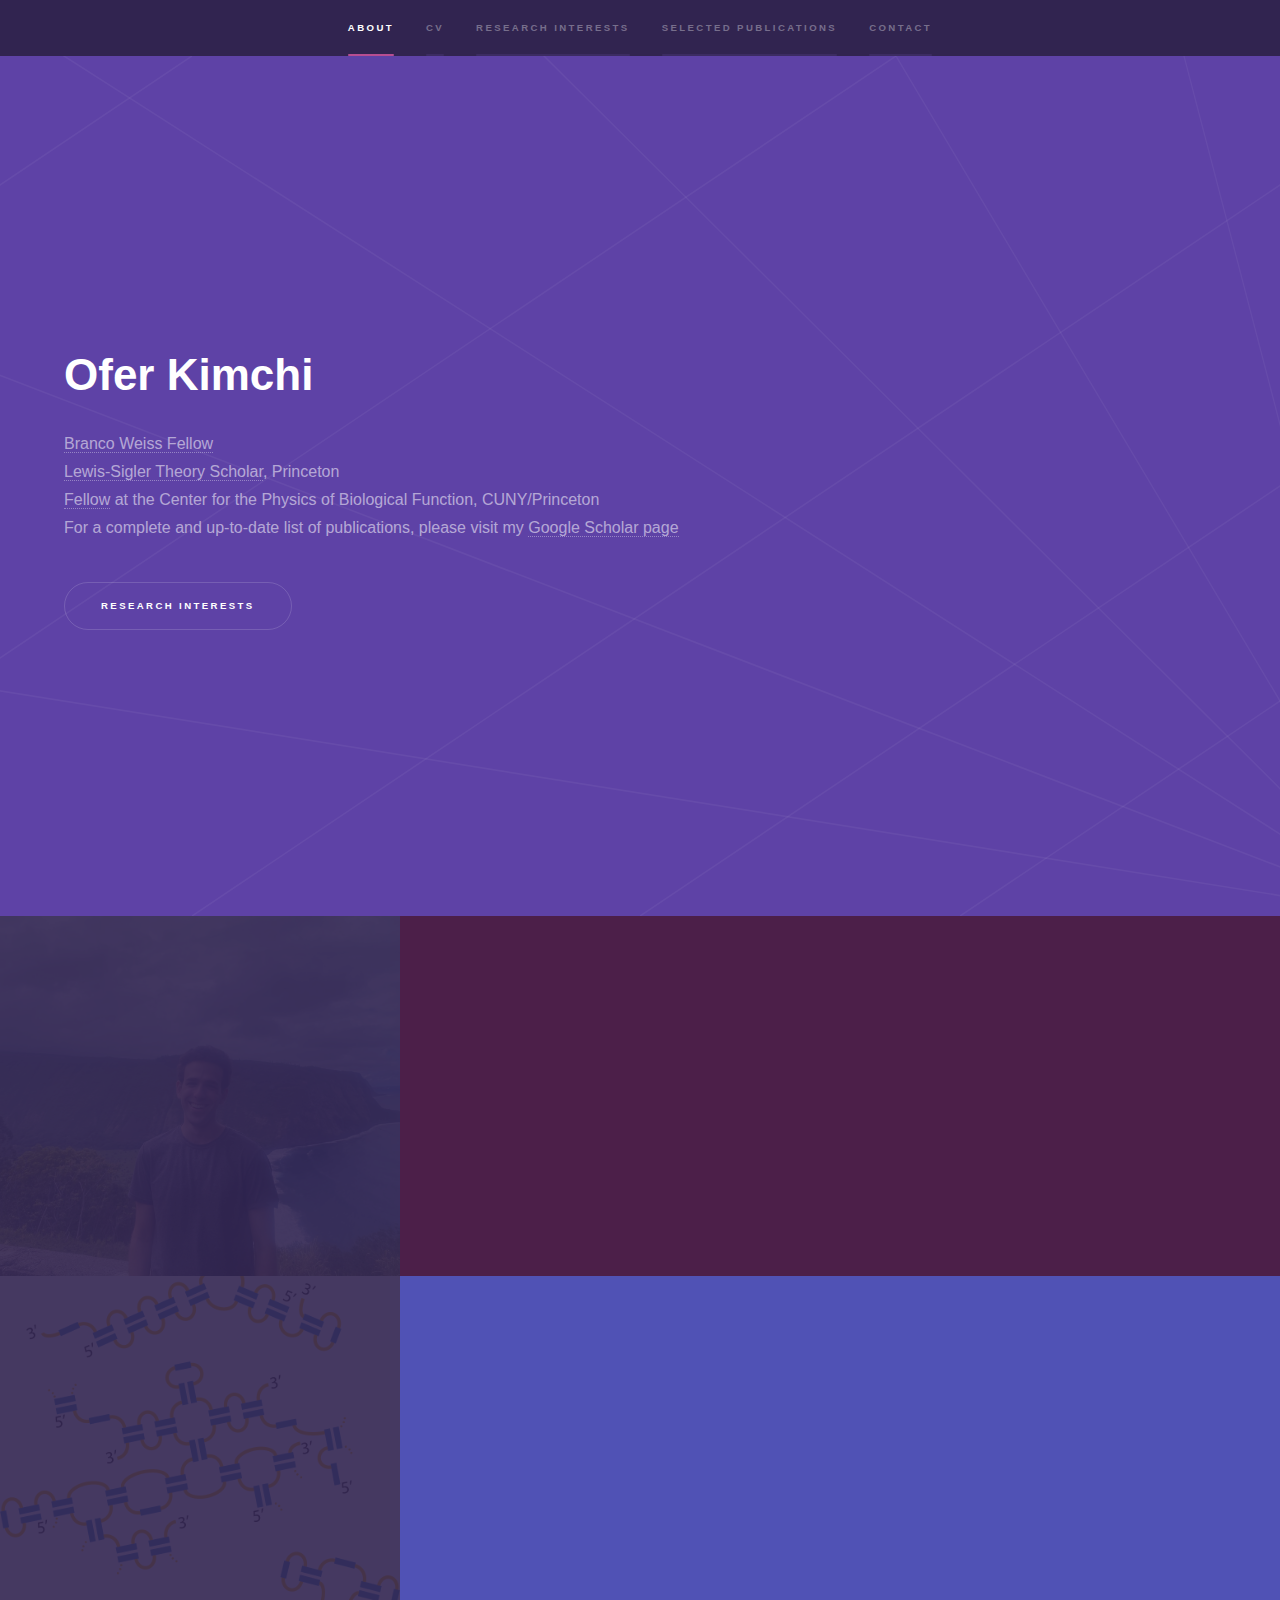
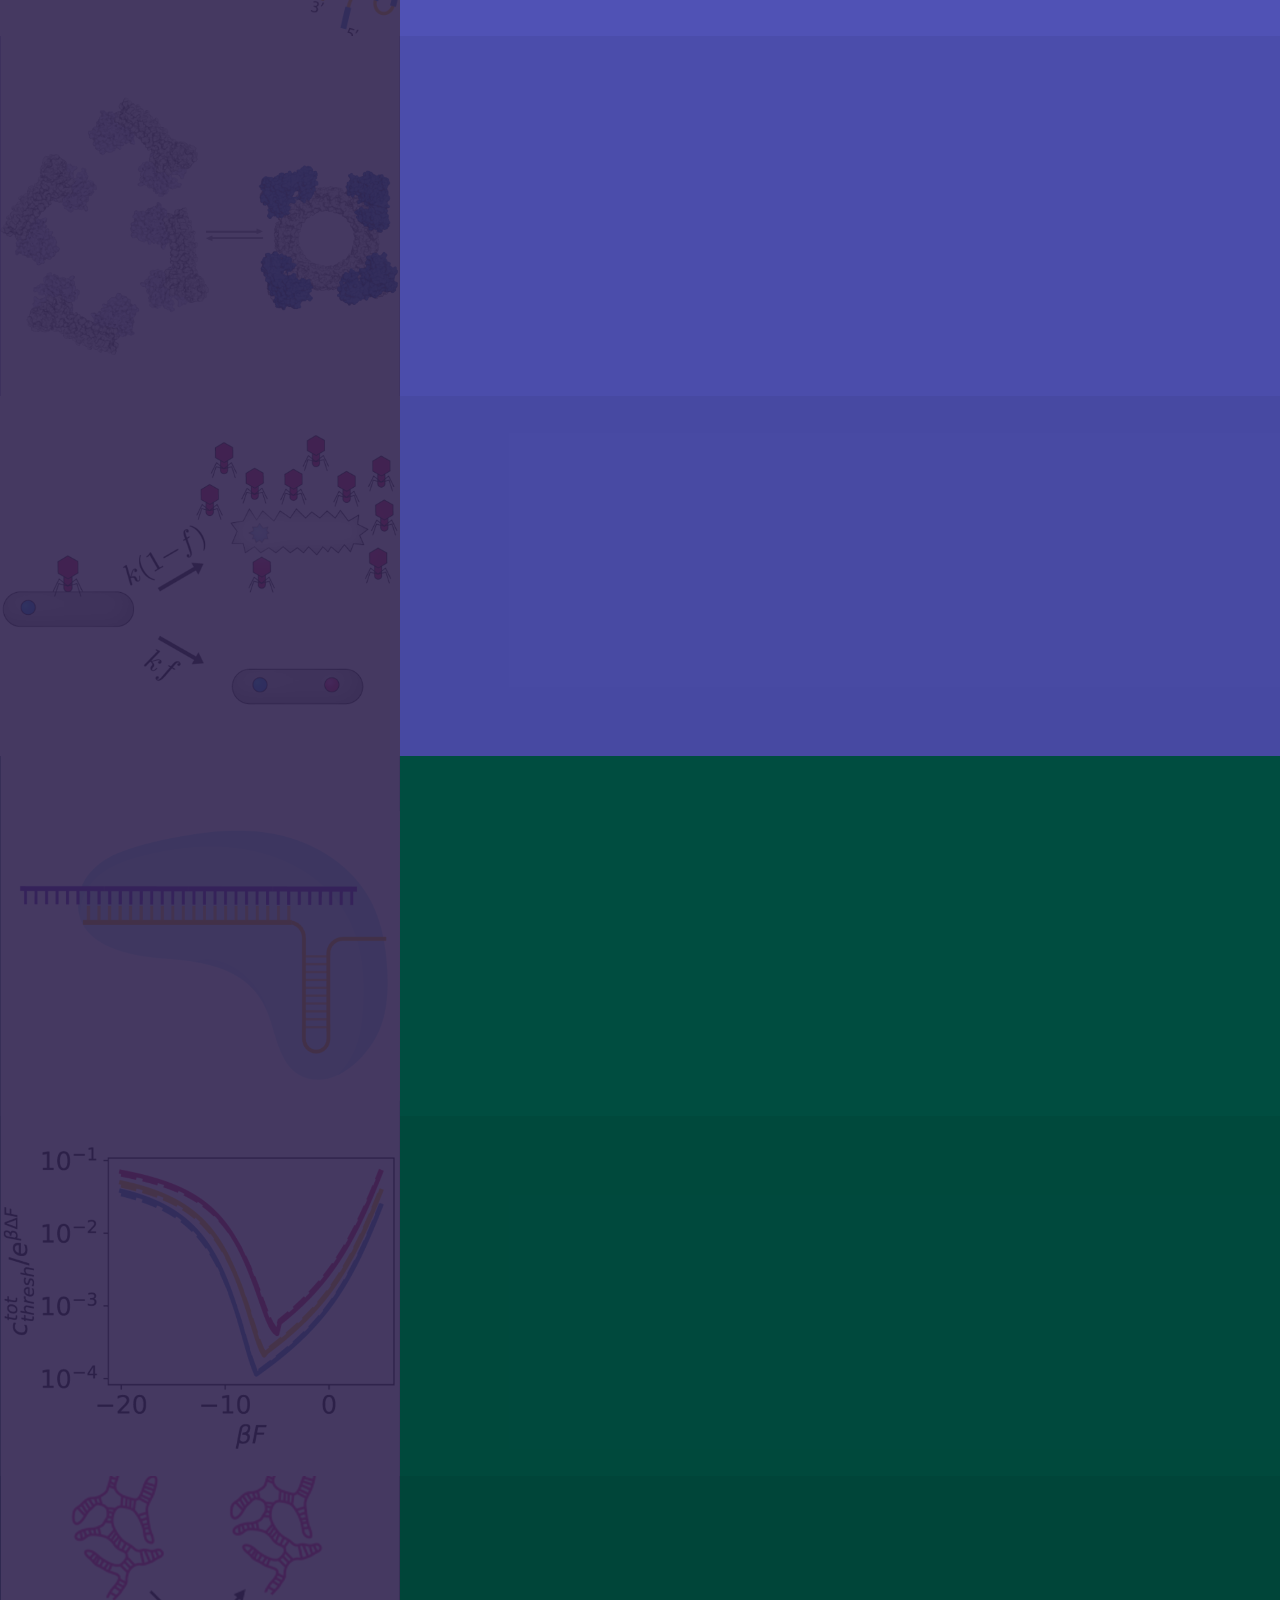
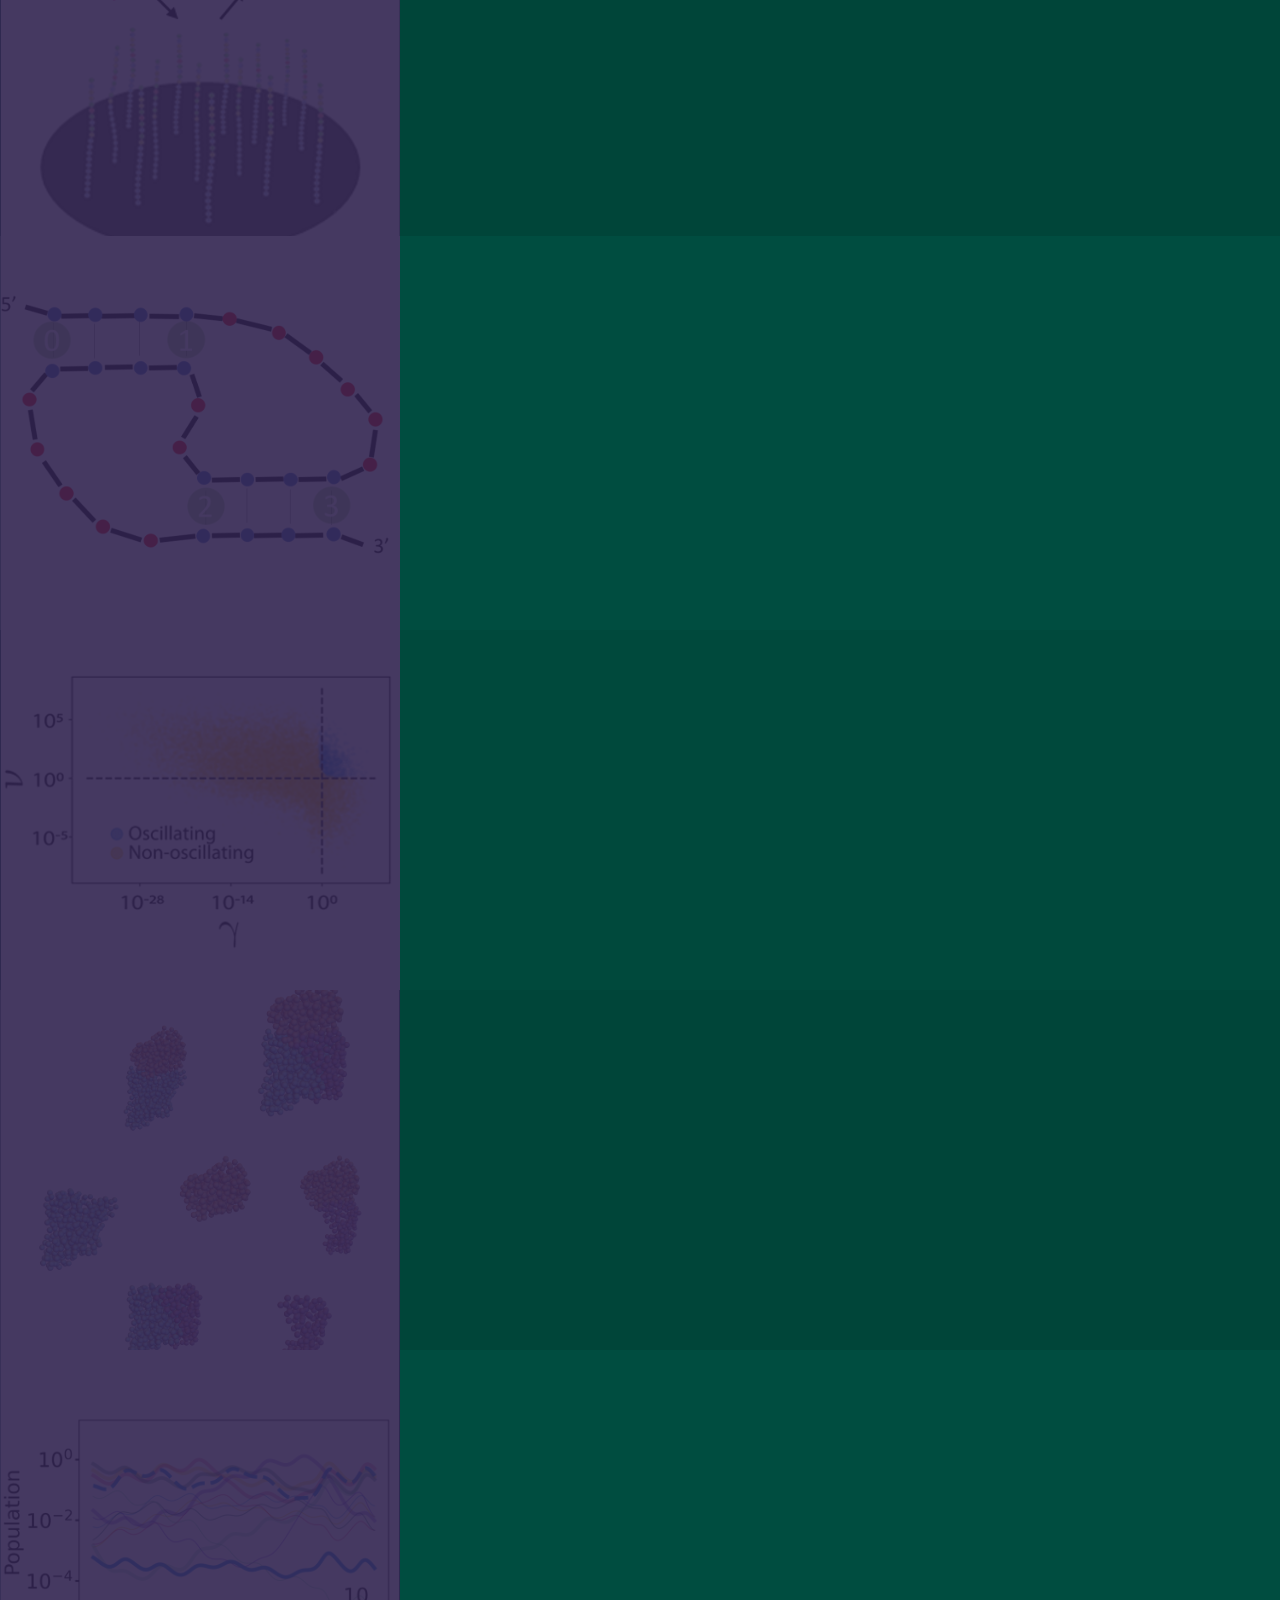
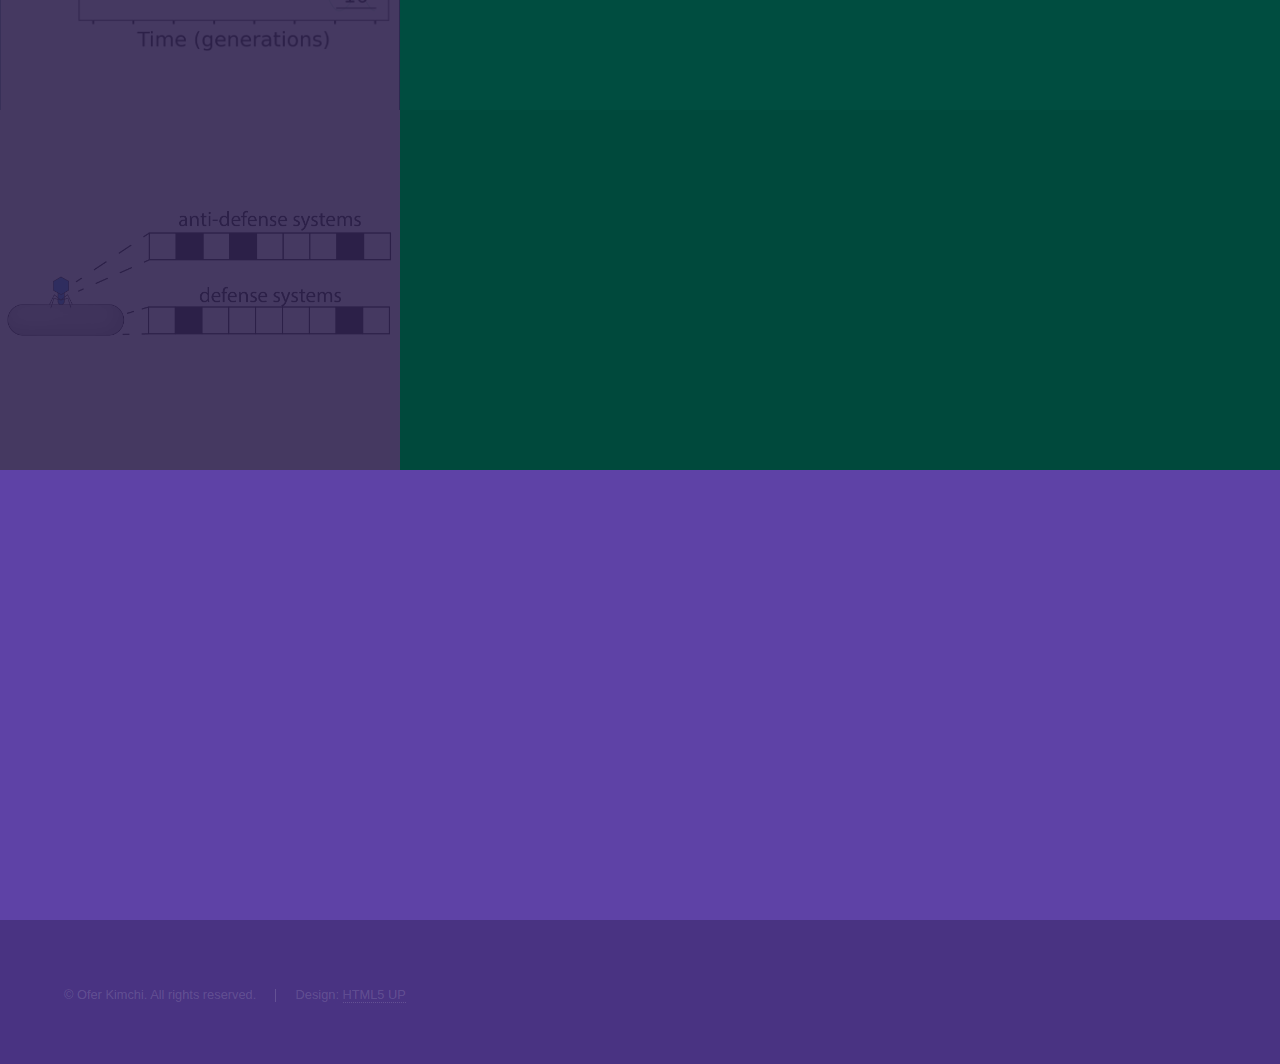
<file: index.html>
<!DOCTYPE HTML>
<!--
	Hyperspace by HTML5 UP
	html5up.net | @ajlkn
	Free for personal and commercial use under the CCA 3.0 license (html5up.net/license)
-->
<html>
	<head>
		<title>Ofer Kimchi</title>
		<meta charset="utf-8" />
		<meta name="viewport" content="width=device-width, initial-scale=1, user-scalable=no" />
		<link rel="stylesheet" href="assets/css/main.css" />
		<noscript><link rel="stylesheet" href="assets/css/noscript.css" /></noscript>
	</head>
	<body class="is-preload">

		<!-- Sidebar -->
			<section id="sidebar">
				<div class="inner">
					<nav>
						<ul>
							<li><a href="#intro">About</a></li>
							<li><a href="Ofer_Kimchi_CV.pdf" target="_blank" rel="noopener noreferrer">CV</a></li>
							<li><a href="#research">Research interests</a></li>
							<li><a href="#pubs">Selected publications</a></li>
							<li><a href="#contact">Contact</a></li>
						</ul>
					</nav>
				</div>
			</section>

		<!-- Wrapper -->
			<div id="wrapper">

				<!-- Intro -->
					<section id="intro" class="wrapper style1 fullscreen fade-up">
						<div class="inner">
							<h1>Ofer Kimchi</h1>
							<span>
								<a href="https://brancoweissfellowship.org/fellow/kimchi/" target="_blank" rel="noopener noreferrer"> Branco Weiss Fellow</a><br />
								<a href="https://lsi.princeton.edu/people/ofer-kimchi" target="_blank" rel="noopener noreferrer"> Lewis-Sigler Theory Scholar</a>, Princeton<br />
								<a href="https://biophysics.princeton.edu/people/ofer-kimchi" target="_blank" rel="noopener noreferrer"> Fellow</a> at the Center for the Physics of Biological Function, CUNY/Princeton<br />
								For a complete and up-to-date list of publications, please visit my <a href="https://scholar.google.com/citations?user=yjucd98AAAAJ&hl=en" target="_blank" rel="noopener noreferrer">Google Scholar page</a><br />
							</span>
							<p></p>
							<ul class="actions">
								<li><a href="#research" class="button scrolly">Research interests</a></li>
							</ul>
						</div>
					</section>

					<!-- CV -->
					<section id="CV" class="wrapper style3 spotlights">
						<section>
							<a href="#CV" class="image"><img src="images/Ofer.jpg" alt="" data-position="center center" /></a>
							<div class="content">
								<div class="inner">
									<ul class="actions stacked">
										<li><a href="Ofer_Kimchi_CV.pdf" target="_blank" rel="noopener noreferrer" class="button primary fit">CV</a></li>
									</ul>
								</div>
							</div>
						</section>
					</section>
				
				<!-- Research -->
					<section id="research" class="wrapper style2 spotlights">
						<section>
							<a href="#RNApubs" class="image"><img src="images/condensate.png" alt="" data-position="center center" /></a>
							<div class="content">
								<div class="inner">
									<h2>RNA-RNA interactions</h2>
									<p>Including Cas13, RNA condensates, and RNA structure</p>
									<ul class="actions">
										<li><a href="#RNApubs" class="button scrolly">RNA publications</a></li>
									</ul>
								</div>
							</div>
						</section>
						<section>
							<a href="#Protpubs" class="image"><img src="images/protein_assembly.png" alt="" data-position="75% 25%" /></a>
							<div class="content">
								<div class="inner">
									<h2>Protein multimerization</h2>
									<p>Including equilibrium and out-of-equilibrium self-assembly</p>
									<ul class="actions">
										<li><a href="#Protpubs" class="button scrolly">Protein publications</a></li>
									</ul>
								</div>
							</div>
						</section>
						<section>
							<a href="#Phagepubs" class="image"><img src="images/phage_small.png" alt="" data-position="center center" /></a>
							<div class="content">
								<div class="inner">
									<h2>Communities of phage and bacteria</h2>
									<p>Including coexistence of diverse phage</p>
									<ul class="actions">
										<li><a href="#Phagepubs" class="button scrolly">Phage publications</a></li>
									</ul>
								</div>
							</div>
						</section>
					</section>

				<!-- Publications -->
					<section id="pubs" class="wrapper style2-alt spotlights">
						<section id="RNApubs"> 
							<a href="Cas13.html" class="image"><img src="images/Cas13_small.png" alt="" data-position="center center" /></a>
							<div class="content">
								<div class="inner">
									<h2>Using RNA structure to understand and improve Cas13</h2>
									<ul class="actions">
										<li><a href="Publications/Kimchi_Larsen_2024_preprint.pdf" target="_blank" rel="noopener noreferrer">Read the preprint</a></li>
									</ul>
									<ul class="actions">
										<li><a href="Cas13.html" class="button">Summary</a></li>
									</ul>
								</div>
							</div>
						</section>
						<section> 
							<a href="condensates.html" class="image"><img src="images/condensates_small.png" alt="" data-position="center center" /></a>
							<div class="content">
								<div class="inner">
									<h2>Why do RNA molecules form condensates?</h2>
									<ul class="actions">
										<li><a href="Publications/Kimchi_2023.pdf" target="_blank" rel="noopener noreferrer">Read the paper</a></li>
									</ul>
									<ul class="actions">
										<li><a href="condensates.html" class="button">Summary</a></li>
									</ul>
								</div>
							</div>
						</section>
						<section> 
							<a href="patch_probe.html" class="image"><img src="images/patch_probe_small.png" alt="" data-position="center center" /></a>
							<div class="content">
								<div class="inner">
									<h2>Probing RNA structure through inter-molecular binding</h2>
									<ul class="actions">
										<li><a href="Publications/Chiang_Kimchi_preprint.pdf" target="_blank" rel="noopener noreferrer">Read the preprint</a></li>
									</ul>
									<ul class="actions">
										<li><a href="patch_probe.html" class="button">Summary</a></li>
									</ul>
								</div>
							</div>
						</section>
					</section>
					<section class="wrapper style2-alt spotlights">
						<section> 
							<a href="pseudoknots.html" class="image"><img src="images/pseudoknot_small.png" alt="" data-position="center center" /></a>
							<div class="content">
								<div class="inner">
									<h2>Predicting RNA pseudoknots: the LandscapeFold algorithm</h2>
									<ul class="actions">
										<li><a href="Publications/Kimchi_2019.pdf" target="_blank" rel="noopener noreferrer">Read the paper</a></li>
									</ul>
									<ul class="actions">
										<li><a href="Publications/Kimchi_book_2022.pdf" target="_blank" rel="noopener noreferrer">Read the book chapter</a></li>
									</ul>
									<ul class="actions">
										<li><a href="pseudoknots.html" class="button">Summary</a></li>
									</ul>
								</div>
							</div>
						</section>
						<section id="Protpubs">
							<a href="oscillator.html" class="image"><img src="images/oscillators_small.png" alt="" data-position="center center" /></a>
							<div class="content">
								<div class="inner">
									<h2>Building an oscillator entirely out of proteins</h2>
									<ul class="actions">
										<li><a href="Publications/Kimchi_2020.pdf" target="_blank" rel="noopener noreferrer">Read the paper</a></li>
									</ul>
									<ul class="actions">
										<li><a href="oscillator.html" class="button">Summary</a></li>
									</ul>
								</div>
							</div>
						</section>
						<section> 
							<a href="self_assembly.html" class="image"><img src="images/assembly_small.png" alt="" data-position="center center" /></a>
							<div class="content">
								<div class="inner">
									<h2>Self-assembly for non-spherical proteins</h2>
									<ul class="actions">
										<li><a href="Publications/Curatolo_Kimchi_2023.pdf" target="_blank" rel="noopener noreferrer">Read the paper</a></li>
									</ul>
									<ul class="actions">
										<li><a href="self_assembly.html" class="button">Summary</a></li>
									</ul>
								</div>
							</div>
						</section>
					</section>
					<section class="wrapper style2-alt spotlights">
						<section id="Phagepubs">
							<a href="phage.html" class="image"><img src="images/phage_small_2.png" alt="" data-position="center center" /></a>
							<div class="content">
								<div class="inner">
									<h2>Why do we see lytic and temperate phage coexisting?</h2>
									<ul class="actions">
										<li><a href="Publications/Kimchi_2024.pdf" target="_blank" rel="noopener noreferrer">Read the paper</a></li>
									</ul>
									<ul class="actions">
										<li><a href="phage.html" class="button">Summary</a></li>
									</ul>
								</div>
							</div>
						</section>
						<section> 
						<a href="phage_def.html" class="image"><img src="images/phage_def_setup.png" alt="" data-position="center center" /></a>
							<div class="content">
								<div class="inner">
									<h2>Why do we see bacteria with different phage defense systems coexisting?</h2>
									<ul class="actions">
										<li><a href="Publications/Kimchi_2024_2.pdf" target="_blank" rel="noopener noreferrer">Read the paper</a></li>
									</ul>
									<ul class="actions">
										<li><a href="phage_def.html" class="button">Summary</a></li>
									</ul>
								</div>
							</div>
						</section>
					</section>


				<!-- Contact -->
					<section id="contact" class="wrapper style1 fade-up">
						<div class="inner">
							<h2>Get in touch</h2>
							<p>The best way to reach me is email.</p>
							<div class="split style1">
								<section>
									<ul class="contact">
										<li>
											<h3>Email</h3>
											<a href="#">okimchi@princeton.edu</a>
										</li>
										<li>
											<h3>Address</h3>
											<span>239 Icahn Laboratory<br />
											Princeton University<br />
											Princeton, NJ 08540, USA</span>
										</li>
									</ul>
								</section>
							</div>
						</div>
					</section>

			</div>

		<!-- Footer -->
			<footer id="footer" class="wrapper style1-alt">
				<div class="inner">
					<ul class="menu">
						<li>&copy; Ofer Kimchi. All rights reserved.</li><li>Design: <a href="http://html5up.net" target="_blank" rel="noopener noreferrer">HTML5 UP</a></li>
					</ul>
				</div>
			</footer>

		<!-- Scripts -->
			<script src="assets/js/jquery.min.js"></script>
			<script src="assets/js/jquery.scrollex.min.js"></script>
			<script src="assets/js/jquery.scrolly.min.js"></script>
			<script src="assets/js/browser.min.js"></script>
			<script src="assets/js/breakpoints.min.js"></script>
			<script src="assets/js/util.js"></script>
			<script src="assets/js/main.js"></script>

	</body>
</html>
</file>
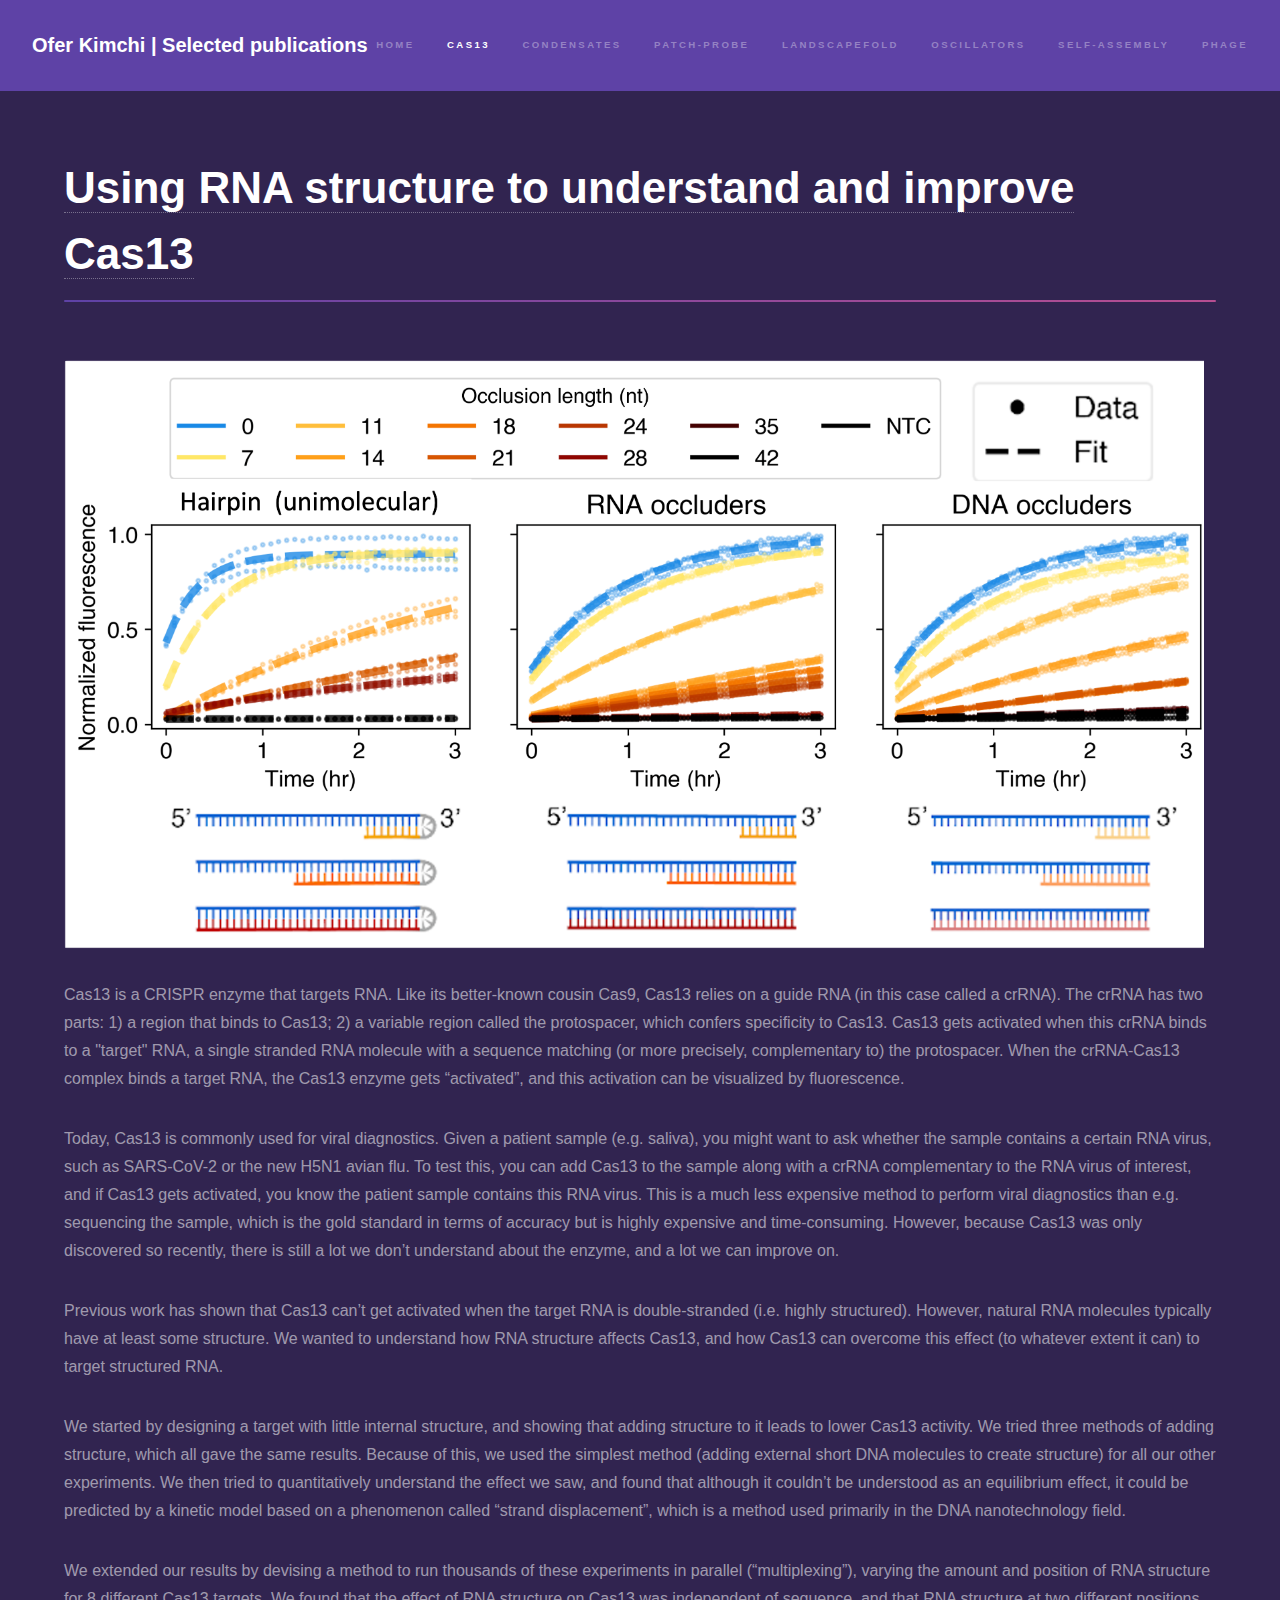
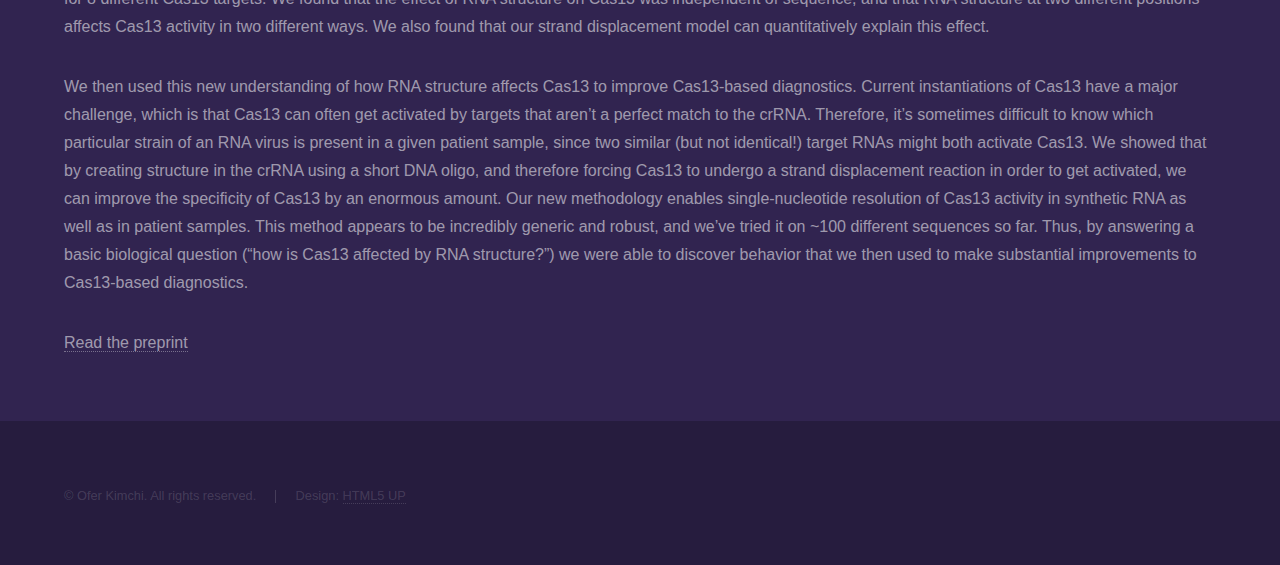
<file: Cas13.html>
<!DOCTYPE HTML>
<!--
	Hyperspace by HTML5 UP
	html5up.net | @ajlkn
	Free for personal and commercial use under the CCA 3.0 license (html5up.net/license)
-->
<html>
	<head>
		<title>Cas13 and RNA structure</title>
		<meta charset="utf-8" />
		<meta name="viewport" content="width=device-width, initial-scale=1, user-scalable=no" />
		<link rel="stylesheet" href="assets/css/main.css" />
		<noscript><link rel="stylesheet" href="assets/css/noscript.css" /></noscript>
	</head>
	<body class="is-preload">

		<!-- Header -->
			<header id="header">
				<a href="index.html" class="title">Ofer Kimchi | Selected publications</a>
				<nav>
					<ul>
						<li><a href="index.html">Home</a></li>
						<li><a href="Cas13.html" class="active">Cas13</a></li>
                        <li><a href="condensates.html">Condensates</a></li>
                        <li><a href="patch_probe.html">Patch-Probe</a></li>
                        <li><a href="pseudoknots.html">LandscapeFold</a></li>
                        <li><a href="oscillator.html">Oscillators</a></li>
                        <li><a href="self_assembly.html">Self-assembly</a></li>
                        <li><a href="phage.html">Phage</a></li>
					</ul>
				</nav>
			</header>

		<!-- Wrapper -->
			<div id="wrapper">

				<!-- Main -->
					<section id="main" class="wrapper">
						<div class="inner">
							<h1 class="major"><a href="Publications/Kimchi_Larsen_2024_preprint.pdf" target="_blank" rel="noopener noreferrer">Using RNA structure to understand and improve Cas13</a></h1>
							<span class="image fit"><img src="images/Cas13_large.png" alt="" /></span>
							<p>Cas13 is a CRISPR enzyme that targets RNA. Like its better-known cousin Cas9, Cas13 relies on a guide RNA (in this case called a crRNA). The crRNA has two parts: 1) a region that binds to Cas13; 2) a variable region called the protospacer, which confers specificity to Cas13. Cas13 gets activated when this crRNA binds to a "target" RNA, a single stranded RNA molecule with a sequence matching (or more precisely, complementary to) the protospacer. When the crRNA-Cas13 complex binds a target RNA, the Cas13 enzyme gets “activated”, and this activation can be visualized by fluorescence.</p>
                            <p>Today, Cas13 is commonly used for viral diagnostics. Given a patient sample (e.g. saliva), you might want to ask whether the sample contains a certain RNA virus, such as SARS-CoV-2 or the new H5N1 avian flu. To test this, you can add Cas13 to the sample along with a crRNA complementary to the RNA virus of interest, and if Cas13 gets activated, you know the patient sample contains this RNA virus. This is a much less expensive method to perform viral diagnostics than e.g. sequencing the sample, which is the gold standard in terms of accuracy but is highly expensive and time-consuming. However, because Cas13 was only discovered so recently, there is still a lot we don’t understand about the enzyme, and a lot we can improve on.</p>
                            <p>Previous work has shown that Cas13 can’t get activated when the target RNA is double-stranded (i.e. highly structured). However, natural RNA molecules typically have at least some structure. We wanted to understand how RNA structure affects Cas13, and how Cas13 can overcome this effect (to whatever extent it can) to target structured RNA.</p>
                            <p>We started by designing a target with little internal structure, and showing that adding structure to it leads to lower Cas13 activity. We tried three methods of adding structure, which all gave the same results. Because of this, we used the simplest method (adding external short DNA molecules to create structure) for all our other experiments. We then tried to quantitatively understand the effect we saw, and found that although it couldn’t be understood as an equilibrium effect, it could be predicted by a kinetic model based on a phenomenon called “strand displacement”, which is a method used primarily in the DNA nanotechnology field.</p>
                            <p>We extended our results by devising a method to run thousands of these experiments in parallel (“multiplexing”), varying the amount and position of RNA structure for 8 different Cas13 targets. We found that the effect of RNA structure on Cas13 was independent of sequence, and that RNA structure at two different positions affects Cas13 activity in two different ways. We also found that our strand displacement model can quantitatively explain this effect.</p>
                            <p>We then used this new understanding of how RNA structure affects Cas13 to improve Cas13-based diagnostics. Current instantiations of Cas13 have a major challenge, which is that Cas13 can often get activated by targets that aren’t a perfect match to the crRNA. Therefore, it’s sometimes difficult to know which particular strain of an RNA virus is present in a given patient sample, since two similar (but not identical!) target RNAs might both activate Cas13. We showed that by creating structure in the crRNA using a short DNA oligo, and therefore forcing Cas13 to undergo a strand displacement reaction in order to get activated, we can improve the specificity of Cas13 by an enormous amount. Our new methodology enables single-nucleotide resolution of Cas13 activity in synthetic RNA as well as in patient samples. This method appears to be incredibly generic and robust, and we’ve tried it on ~100 different sequences so far. Thus, by answering a basic biological question (“how is Cas13 affected by RNA structure?”) we were able to discover behavior that we then used to make substantial improvements to Cas13-based diagnostics.</p>
                            <p><a href="Publications/Kimchi_Larsen_2024_preprint.pdf" target="_blank" rel="noopener noreferrer">Read the preprint</a></p>
                        </div>
					</section>

			</div>

		<!-- Footer -->
			<footer id="footer" class="wrapper alt">
				<div class="inner">
					<ul class="menu">
						<li>&copy; Ofer Kimchi. All rights reserved.</li><li>Design: <a href="http://html5up.net" target="_blank" rel="noopener noreferrer">HTML5 UP</a></li>
					</ul>
				</div>
			</footer>

		<!-- Scripts -->
			<script src="assets/js/jquery.min.js"></script>
			<script src="assets/js/jquery.scrollex.min.js"></script>
			<script src="assets/js/jquery.scrolly.min.js"></script>
			<script src="assets/js/browser.min.js"></script>
			<script src="assets/js/breakpoints.min.js"></script>
			<script src="assets/js/util.js"></script>
			<script src="assets/js/main.js"></script>

	</body>
</html>
</file>
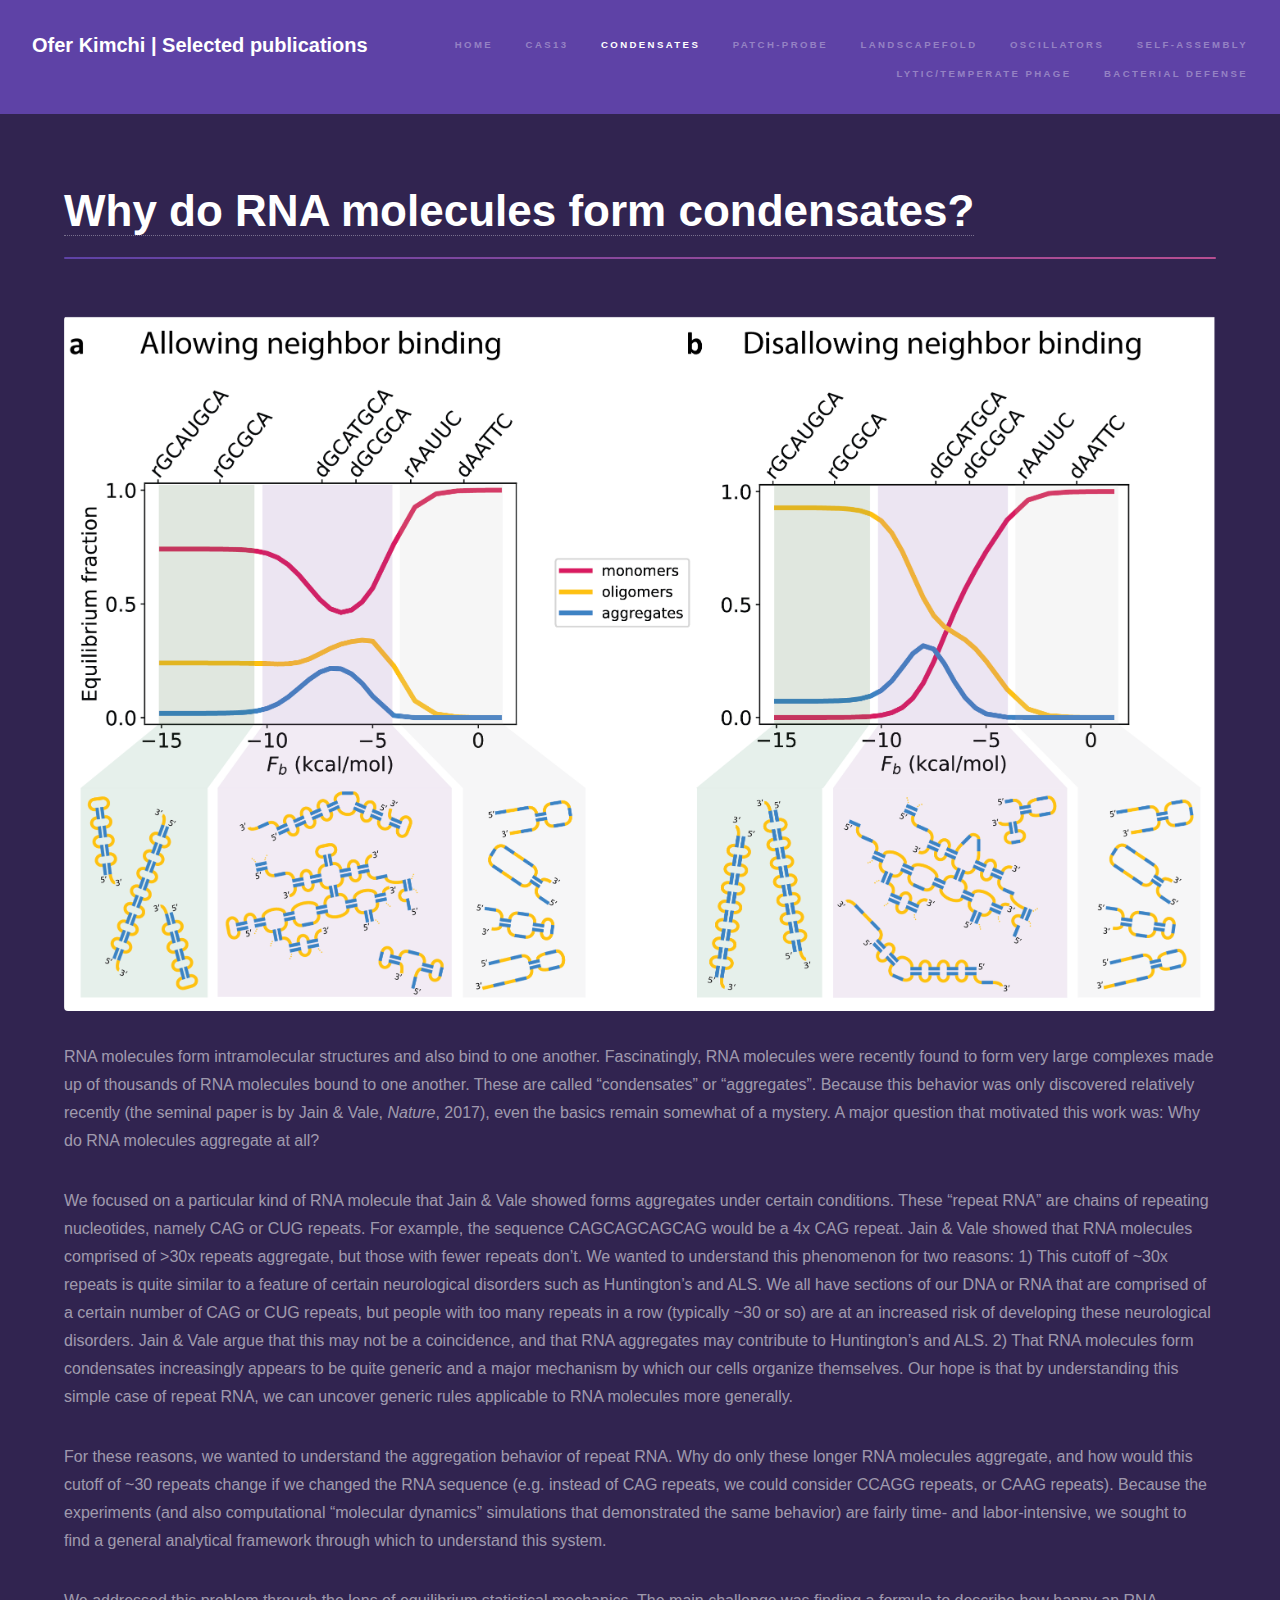
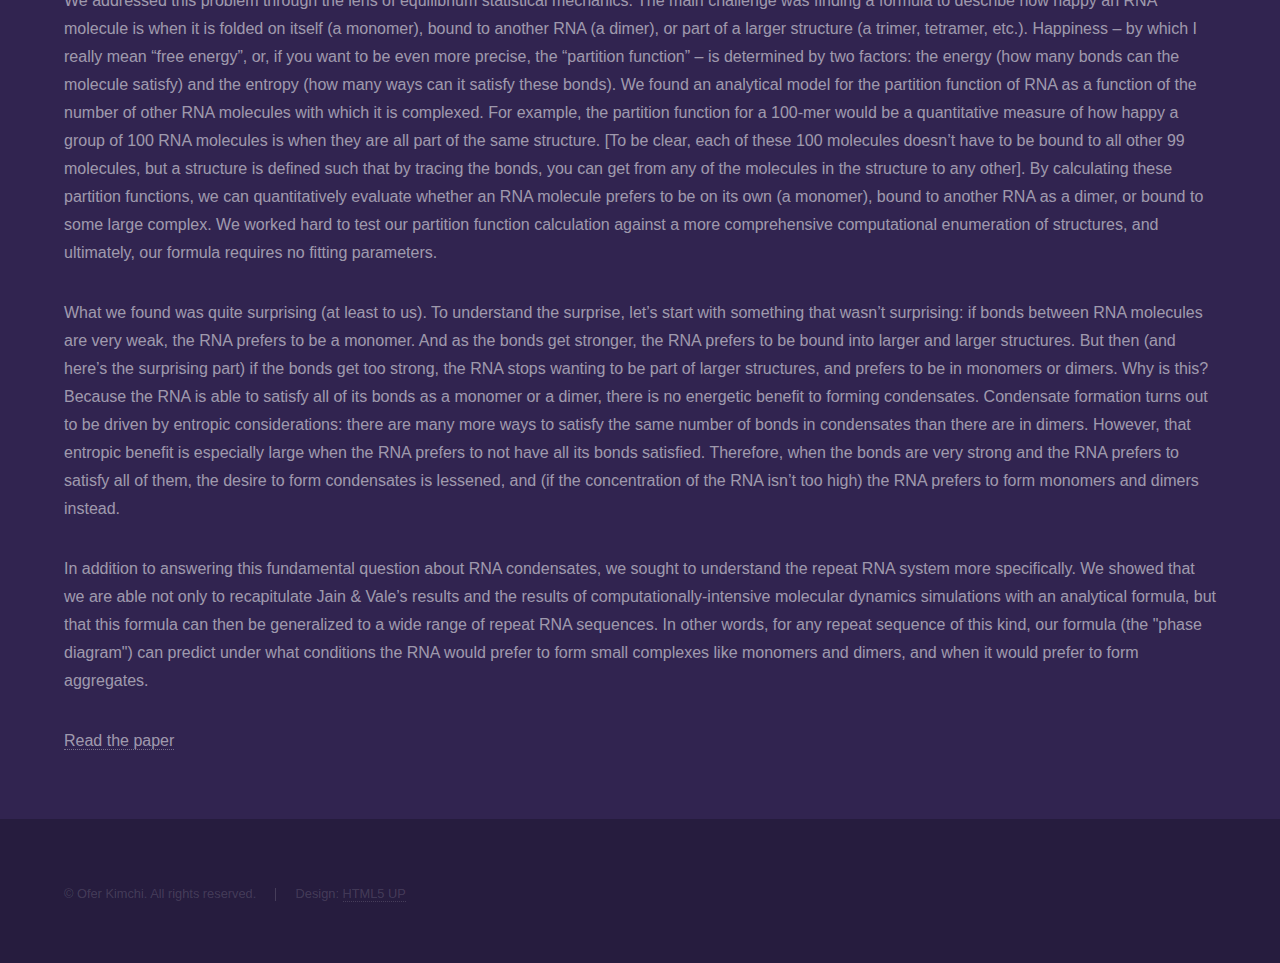
<file: condensates.html>
<!DOCTYPE HTML>
<!--
	Hyperspace by HTML5 UP
	html5up.net | @ajlkn
	Free for personal and commercial use under the CCA 3.0 license (html5up.net/license)
-->
<html>
	<head>
		<title>RNA condensates</title>
		<meta charset="utf-8" />
		<meta name="viewport" content="width=device-width, initial-scale=1, user-scalable=no" />
		<link rel="stylesheet" href="assets/css/main.css" />
		<noscript><link rel="stylesheet" href="assets/css/noscript.css" /></noscript>
	</head>
	<body class="is-preload">

		<!-- Header -->
			<header id="header">
				<a href="index.html" class="title">Ofer Kimchi | Selected publications</a>
				<nav>
					<ul>
						<li><a href="index.html">Home</a></li>
						<li><a href="Cas13.html">Cas13</a></li>
                        <li><a href="condensates.html" class="active">Condensates</a></li>
                        <li><a href="patch_probe.html">Patch-Probe</a></li>
                        <li><a href="pseudoknots.html">LandscapeFold</a></li>
                        <li><a href="oscillator.html">Oscillators</a></li>
                        <li><a href="self_assembly.html">Self-assembly</a></li>
                        <li><a href="phage.html">Lytic/temperate phage</a></li>
                        <li><a href="phage_def.html">Bacterial defense</a></li>
					</ul>
				</nav>
			</header>

		<!-- Wrapper -->
			<div id="wrapper">

				<!-- Main -->
					<section id="main" class="wrapper">
						<div class="inner">
							<h1 class="major"><a href="Publications/Kimchi_2023.pdf" target="_blank" rel="noopener noreferrer">Why do RNA molecules form condensates?</a></h1>
							<span class="image fit"><img src="images/condensates_large.png" alt="" /></span>
							<p>RNA molecules form intramolecular structures and also bind to one another. Fascinatingly, RNA molecules were recently found to form very large complexes made up of thousands of RNA molecules bound to one another. These are called “condensates” or “aggregates”. Because this behavior was only discovered relatively recently (the seminal paper is by Jain & Vale, <i>Nature</i>, 2017), even the basics remain somewhat of a mystery. A major question that motivated this work was: Why do RNA molecules aggregate at all?
							<p>We focused on a particular kind of RNA molecule that Jain & Vale showed forms aggregates under certain conditions. These “repeat RNA” are chains of repeating nucleotides, namely CAG or CUG repeats. For example, the sequence  CAGCAGCAGCAG would be a 4x CAG repeat. Jain & Vale showed that RNA molecules comprised of >30x repeats aggregate, but those with fewer repeats don’t. We wanted to understand this phenomenon for two reasons: 1) This cutoff of ~30x repeats is quite similar to a feature of certain neurological disorders such as Huntington’s and ALS. We all have sections of our DNA or RNA that are comprised of a certain number of CAG or CUG repeats, but people with too many repeats in a row (typically ~30 or so) are at an increased risk of developing these neurological disorders. Jain & Vale argue that this may not be a coincidence, and that RNA aggregates may contribute to Huntington’s and ALS. 2) That RNA molecules form condensates increasingly appears to be quite generic and a major mechanism by which our cells organize themselves. Our hope is that by understanding this simple case of repeat RNA, we can uncover generic rules applicable to RNA molecules more generally.</p>
							<p>For these reasons, we wanted to understand the aggregation behavior of repeat RNA. Why do only these longer RNA molecules aggregate, and how would this cutoff of ~30 repeats change if we changed the RNA sequence (e.g. instead of CAG repeats, we could consider CCAGG repeats, or CAAG repeats). Because the experiments (and also computational “molecular dynamics” simulations that demonstrated the same behavior) are fairly time- and labor-intensive, we sought to find a general analytical framework through which to understand this system. </p>
							<p>We addressed this problem through the lens of equilibrium statistical mechanics. The main challenge was finding a formula to describe how happy an RNA molecule is when it is folded on itself (a monomer), bound to another RNA (a dimer), or part of a larger structure (a trimer, tetramer, etc.). Happiness – by which I really mean “free energy”, or, if you want to be even more precise, the “partition function” – is determined by two factors: the energy (how many bonds can the molecule satisfy) and the entropy (how many ways can it satisfy these bonds). We found an analytical model for the partition function of RNA as a function of the number of other RNA molecules with which it is complexed. For example, the partition function for a 100-mer would be a quantitative measure of how happy a group of 100 RNA molecules is when they are all part of the same structure. [To be clear, each of these 100 molecules doesn’t have to be bound to all other 99 molecules, but a structure is defined such that by tracing the bonds, you can get from any of the molecules in the structure to any other]. By calculating these partition functions, we can quantitatively evaluate whether an RNA molecule prefers to be on its own (a monomer), bound to another RNA as a dimer, or bound to some large complex. We worked hard to test our partition function calculation against a more comprehensive computational enumeration of structures, and ultimately, our formula requires no fitting parameters.</p>
							<p>What we found was quite surprising (at least to us). To understand the surprise, let’s start with something that wasn’t surprising: if bonds between RNA molecules are very weak, the RNA prefers to be a monomer. And as the bonds get stronger, the RNA prefers to be bound into larger and larger structures. But then (and here’s the surprising part) if the bonds get too strong, the RNA stops wanting to be part of larger structures, and prefers to be in monomers or dimers. Why is this? Because the RNA is able to satisfy all of its bonds as a monomer or a dimer, there is no energetic benefit to forming condensates. Condensate formation turns out to be driven by entropic considerations: there are many more ways to satisfy the same number of bonds in condensates than there are in dimers. However, that entropic benefit is especially large when the RNA prefers to not have all its bonds satisfied. Therefore, when the bonds are very strong and the RNA prefers to satisfy all of them, the desire to form condensates is lessened, and (if the concentration of the RNA isn’t too high) the RNA prefers to form monomers and dimers instead.</p>
							<p>In addition to answering this fundamental question about RNA condensates, we sought to understand the repeat RNA system more specifically. We showed that we are able not only to recapitulate Jain & Vale’s results and the results of computationally-intensive molecular dynamics simulations with an analytical formula, but that this formula can then be generalized to a wide range of repeat RNA sequences. In other words, for any repeat sequence of this kind, our formula (the "phase diagram") can predict under what conditions the RNA would prefer to form small complexes like monomers and dimers, and when it would prefer to form aggregates.</p>								
                            <p><a href="Publications/Kimchi_2023.pdf" target="_blank" rel="noopener noreferrer">Read the paper</a></p>
                        </div>
					</section>

			</div>

		<!-- Footer -->
			<footer id="footer" class="wrapper alt">
				<div class="inner">
					<ul class="menu">
						<li>&copy; Ofer Kimchi. All rights reserved.</li><li>Design: <a href="http://html5up.net" target="_blank" rel="noopener noreferrer">HTML5 UP</a></li>
					</ul>
				</div>
			</footer>

		<!-- Scripts -->
			<script src="assets/js/jquery.min.js"></script>
			<script src="assets/js/jquery.scrollex.min.js"></script>
			<script src="assets/js/jquery.scrolly.min.js"></script>
			<script src="assets/js/browser.min.js"></script>
			<script src="assets/js/breakpoints.min.js"></script>
			<script src="assets/js/util.js"></script>
			<script src="assets/js/main.js"></script>

	</body>
</html>
</file>
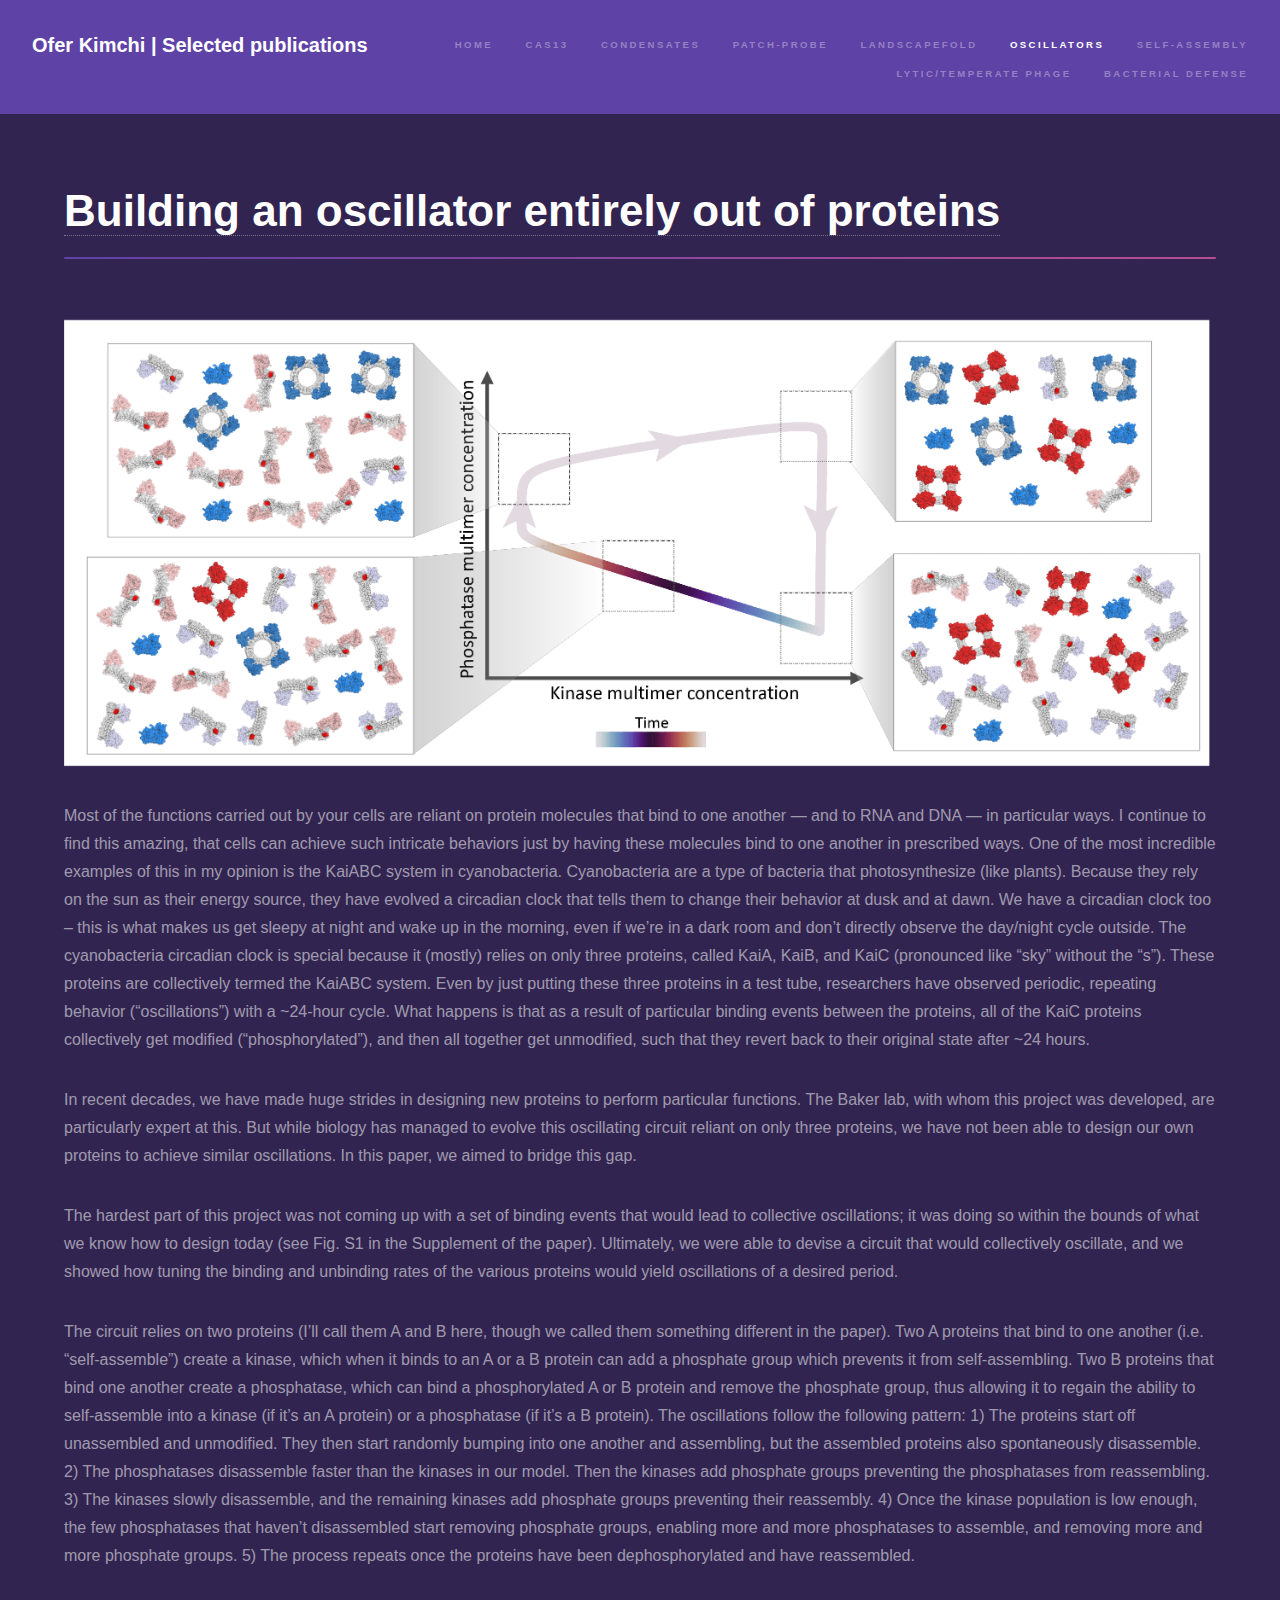
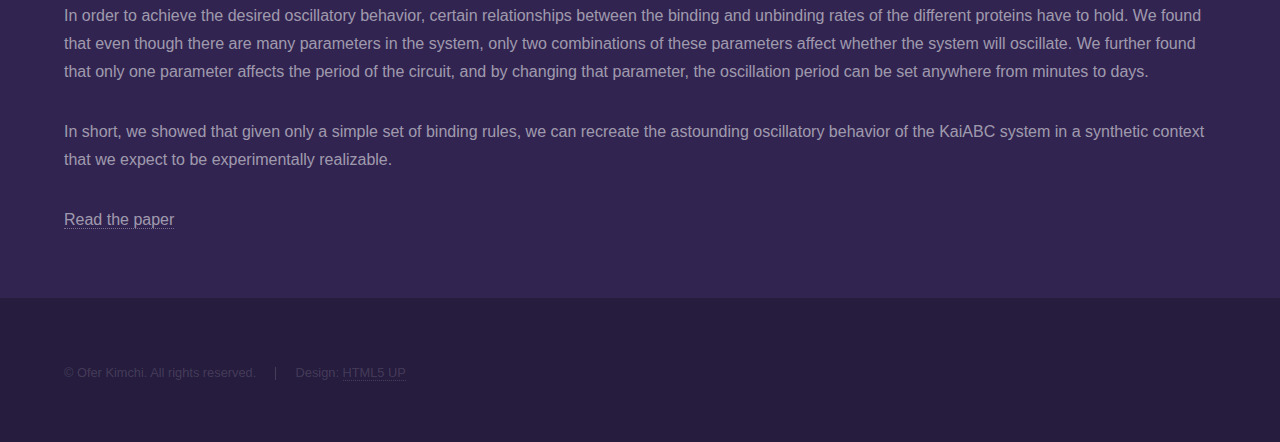
<file: oscillator.html>
<!DOCTYPE HTML>
<!--
	Hyperspace by HTML5 UP
	html5up.net | @ajlkn
	Free for personal and commercial use under the CCA 3.0 license (html5up.net/license)
-->
<html>
	<head>
		<title>Protein oscillators</title>
		<meta charset="utf-8" />
		<meta name="viewport" content="width=device-width, initial-scale=1, user-scalable=no" />
		<link rel="stylesheet" href="assets/css/main.css" />
		<noscript><link rel="stylesheet" href="assets/css/noscript.css" /></noscript>
	</head>
	<body class="is-preload">

		<!-- Header -->
			<header id="header">
				<a href="index.html" class="title">Ofer Kimchi | Selected publications</a>
				<nav>
					<ul>
						<li><a href="index.html">Home</a></li>
						<li><a href="Cas13.html">Cas13</a></li>
                        <li><a href="condensates.html">Condensates</a></li>
                        <li><a href="patch_probe.html">Patch-Probe</a></li>
                        <li><a href="pseudoknots.html">LandscapeFold</a></li>
                        <li><a href="oscillator.html" class="active">Oscillators</a></li>
                        <li><a href="self_assembly.html">Self-assembly</a></li>
                        <li><a href="phage.html">Lytic/temperate phage</a></li>
                        <li><a href="phage_def.html">Bacterial defense</a></li>
					</ul>
				</nav>
			</header>

		<!-- Wrapper -->
			<div id="wrapper">

				<!-- Main -->
					<section id="main" class="wrapper">
						<div class="inner">
							<h1 class="major"><a href="Publications/Kimchi_2020.pdf" target="_blank" rel="noopener noreferrer">Building an oscillator entirely out of proteins</a></h1>
							<span class="image fit"><img src="images/oscillator_large.png" alt="" /></span>
							<p>Most of the functions carried out by your cells are reliant on protein molecules that bind to one another — and to RNA and DNA — in particular ways. I continue to find this amazing, that cells can achieve such intricate behaviors just by having these molecules bind to one another in prescribed ways. One of the most incredible examples of this in my opinion is the KaiABC system in cyanobacteria. Cyanobacteria are a type of bacteria that photosynthesize (like plants). Because they rely on the sun as their energy source, they have evolved a circadian clock that tells them to change their behavior at dusk and at dawn. We have a circadian clock too – this is what makes us get sleepy at night and wake up in the morning, even if we’re in a dark room and don’t directly observe the day/night cycle outside. The cyanobacteria circadian clock is special because it (mostly) relies on only three proteins, called KaiA, KaiB, and KaiC (pronounced like “sky” without the “s”). These proteins are collectively termed the KaiABC system. Even by just putting these three proteins in a test tube, researchers have observed periodic, repeating behavior (“oscillations”) with a ~24-hour cycle. What happens is that as a result of particular binding events between the proteins, all of the KaiC proteins collectively get modified (“phosphorylated”), and then all together get unmodified, such that they revert back to their original state after ~24 hours.</p>
							<p>In recent decades, we have made huge strides in designing new proteins to perform particular functions. The Baker lab, with whom this project was developed, are particularly expert at this. But while biology has managed to evolve this oscillating circuit reliant on only three proteins, we have not been able to design our own proteins to achieve similar oscillations. In this paper, we aimed to bridge this gap.</p>
							<p>The hardest part of this project was not coming up with a set of binding events that would lead to collective oscillations; it was doing so within the bounds of what we know how to design today (see Fig. S1 in the Supplement of the paper). Ultimately, we were able to devise a circuit that would collectively oscillate, and we showed how tuning the binding and unbinding rates of the various proteins would yield oscillations of a desired period. </p>
							<p>The circuit relies on two proteins (I’ll call them A and B here, though we called them something different in the paper). Two A proteins that bind to one another (i.e. “self-assemble”) create a kinase, which when it binds to an A or a B protein can add a phosphate group which prevents it from self-assembling. Two B proteins that bind one another create a phosphatase, which can bind a phosphorylated A or B protein and remove the phosphate group, thus allowing it to regain the ability to self-assemble into a kinase (if it’s an A protein) or a phosphatase (if it’s a B protein). The oscillations follow the following pattern: 1) The proteins start off unassembled and unmodified. They then start randomly bumping into one another and assembling, but the assembled proteins also spontaneously disassemble. 2) The phosphatases disassemble faster than the kinases in our model. Then the kinases add phosphate groups preventing the phosphatases from reassembling. 3) The kinases slowly disassemble, and the remaining kinases add phosphate groups preventing their reassembly. 4) Once the kinase population is low enough, the few phosphatases that haven’t disassembled start removing phosphate groups, enabling more and more phosphatases to assemble, and removing more and more phosphate groups. 5) The process repeats once the proteins have been dephosphorylated and have reassembled.</p>
							<p>In order to achieve the desired oscillatory behavior, certain relationships between the binding and unbinding rates of the different proteins have to hold. We found that even though there are many parameters in the system, only two combinations of these parameters affect whether the system will oscillate. We further found that only one parameter affects the period of the circuit, and by changing that parameter, the oscillation period can be set anywhere from minutes to days.</p>
							<p>In short, we showed that given only a simple set of binding rules, we can recreate the astounding oscillatory behavior of the KaiABC system in a synthetic context that we expect to be experimentally realizable.</p>								
							<p><a href="Publications/Kimchi_2020.pdf" target="_blank" rel="noopener noreferrer">Read the paper</a></p>
                        </div>
					</section>

			</div>

		<!-- Footer -->
			<footer id="footer" class="wrapper alt">
				<div class="inner">
					<ul class="menu">
						<li>&copy; Ofer Kimchi. All rights reserved.</li><li>Design: <a href="http://html5up.net" target="_blank" rel="noopener noreferrer">HTML5 UP</a></li>
					</ul>
				</div>
			</footer>

		<!-- Scripts -->
			<script src="assets/js/jquery.min.js"></script>
			<script src="assets/js/jquery.scrollex.min.js"></script>
			<script src="assets/js/jquery.scrolly.min.js"></script>
			<script src="assets/js/browser.min.js"></script>
			<script src="assets/js/breakpoints.min.js"></script>
			<script src="assets/js/util.js"></script>
			<script src="assets/js/main.js"></script>

	</body>
</html>
</file>
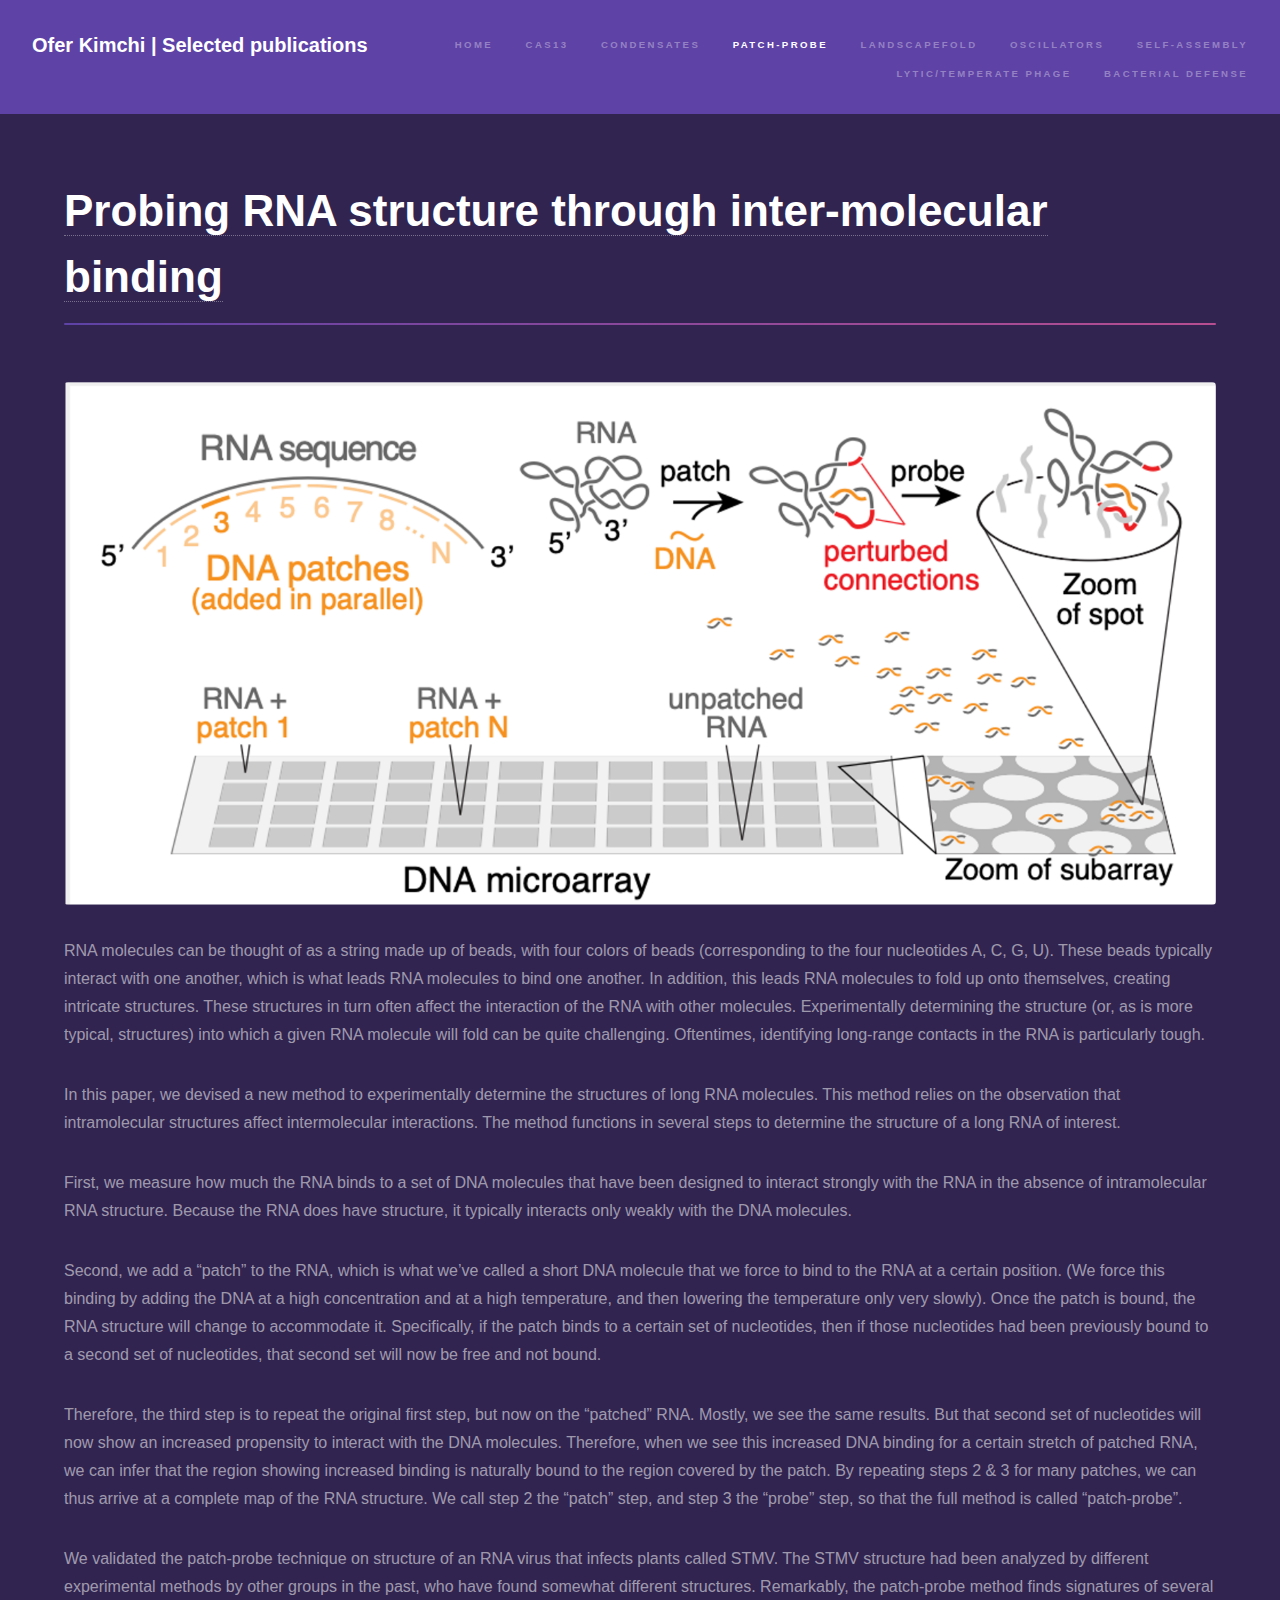
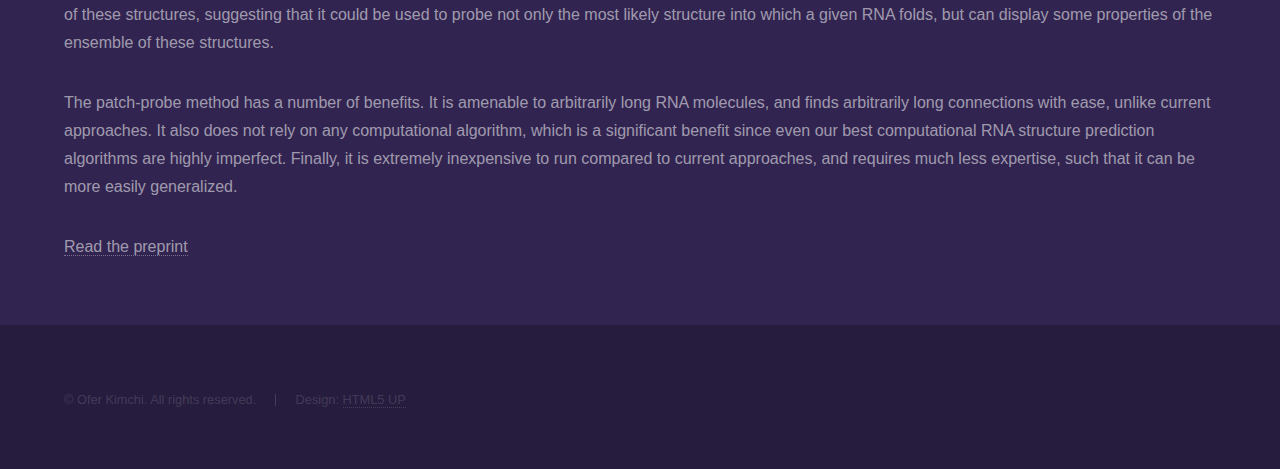
<file: patch_probe.html>
<!DOCTYPE HTML>
<!--
	Hyperspace by HTML5 UP
	html5up.net | @ajlkn
	Free for personal and commercial use under the CCA 3.0 license (html5up.net/license)
-->
<html>
	<head>
		<title>Patch-probe</title>
		<meta charset="utf-8" />
		<meta name="viewport" content="width=device-width, initial-scale=1, user-scalable=no" />
		<link rel="stylesheet" href="assets/css/main.css" />
		<noscript><link rel="stylesheet" href="assets/css/noscript.css" /></noscript>
	</head>
	<body class="is-preload">

		<!-- Header -->
			<header id="header">
				<a href="index.html" class="title">Ofer Kimchi | Selected publications</a>
				<nav>
					<ul>
						<li><a href="index.html">Home</a></li>
						<li><a href="Cas13.html">Cas13</a></li>
                        <li><a href="condensates.html">Condensates</a></li>
                        <li><a href="patch_probe.html" class="active">Patch-Probe</a></li>
                        <li><a href="pseudoknots.html">LandscapeFold</a></li>
                        <li><a href="oscillator.html">Oscillators</a></li>
                        <li><a href="self_assembly.html">Self-assembly</a></li>
                        <li><a href="phage.html">Lytic/temperate phage</a></li>
                        <li><a href="phage_def.html">Bacterial defense</a></li>
					</ul>
				</nav>
			</header>

		<!-- Wrapper -->
			<div id="wrapper">

				<!-- Main -->
					<section id="main" class="wrapper">
						<div class="inner">
							<h1 class="major"><a href="Publications/Chiang_Kimchi_preprint.pdf" target="_blank" rel="noopener noreferrer">Probing RNA structure through inter-molecular binding</a></h1>
							<span class="image fit"><img src="images/patch_probe_large.png" alt="" /></span>
							<p>RNA molecules can be thought of as a string made up of beads, with four colors of beads (corresponding to the four nucleotides A, C, G, U). These beads typically interact with one another, which is what leads RNA molecules to bind one another. In addition, this leads RNA molecules to fold up onto themselves, creating intricate structures. These structures in turn often affect the interaction of the RNA with other molecules. Experimentally determining the structure (or, as is more typical, structures) into which a given RNA molecule will fold can be quite challenging. Oftentimes, identifying long-range contacts in the RNA is particularly tough.</p>
							<p>In this paper, we devised a new method to experimentally determine the structures of long RNA molecules. This method relies on the observation that intramolecular structures affect intermolecular interactions. The method functions in several steps to determine the structure of a long RNA of interest. </p>
							<p>First, we measure how much the RNA binds to a set of DNA molecules that have been designed to interact strongly with the RNA in the absence of intramolecular RNA structure. Because the RNA does have structure, it typically interacts only weakly with the DNA molecules. </p>
							<p>Second, we add a “patch” to the RNA, which is what we’ve called a short DNA molecule that we force to bind to the RNA at a certain position. (We force this binding by adding the DNA at a high concentration and at a high temperature, and then lowering the temperature only very slowly). Once the patch is bound, the RNA structure will change to accommodate it. Specifically, if the patch binds to a certain set of nucleotides, then if those nucleotides had been previously bound to a second set of nucleotides, that second set will now be free and not bound. </p>
							<p>Therefore, the third step is to repeat the original first step, but now on the “patched” RNA. Mostly, we see the same results. But that second set of nucleotides will now show an increased propensity to interact with the DNA molecules. Therefore, when we see this increased DNA binding for a certain stretch of patched RNA, we can infer that the region showing increased binding is naturally bound to the region covered by the patch. By repeating steps 2 & 3 for many patches, we can thus arrive at a complete map of the RNA structure. We call step 2 the “patch” step, and step 3 the “probe” step, so that the full method is called “patch-probe”.</p>
							<p>We validated the patch-probe technique on structure of an RNA virus that infects plants called STMV. The STMV structure had been analyzed by different experimental methods by other groups in the past, who have found somewhat different structures. Remarkably, the patch-probe method finds signatures of several of these structures, suggesting that it could be used to probe not only the most likely structure into which a given RNA folds, but can display some properties of the ensemble of these structures. </p>
							<p>The patch-probe method has a number of benefits. It is amenable to arbitrarily long RNA molecules, and finds arbitrarily long connections with ease, unlike current approaches. It also does not rely on any computational algorithm, which is a significant benefit since even our best computational RNA structure prediction algorithms are highly imperfect. Finally, it is extremely inexpensive to run compared to current approaches, and requires much less expertise, such that it can be more easily generalized. </p>
							<p><a href="Publications/Chiang_Kimchi_preprint.pdf" target="_blank" rel="noopener noreferrer">Read the preprint</a></p>
                        </div>
					</section>

			</div>

		<!-- Footer -->
			<footer id="footer" class="wrapper alt">
				<div class="inner">
					<ul class="menu">
						<li>&copy; Ofer Kimchi. All rights reserved.</li><li>Design: <a href="http://html5up.net" target="_blank" rel="noopener noreferrer">HTML5 UP</a></li>
					</ul>
				</div>
			</footer>

		<!-- Scripts -->
			<script src="assets/js/jquery.min.js"></script>
			<script src="assets/js/jquery.scrollex.min.js"></script>
			<script src="assets/js/jquery.scrolly.min.js"></script>
			<script src="assets/js/browser.min.js"></script>
			<script src="assets/js/breakpoints.min.js"></script>
			<script src="assets/js/util.js"></script>
			<script src="assets/js/main.js"></script>

	</body>
</html>
</file>
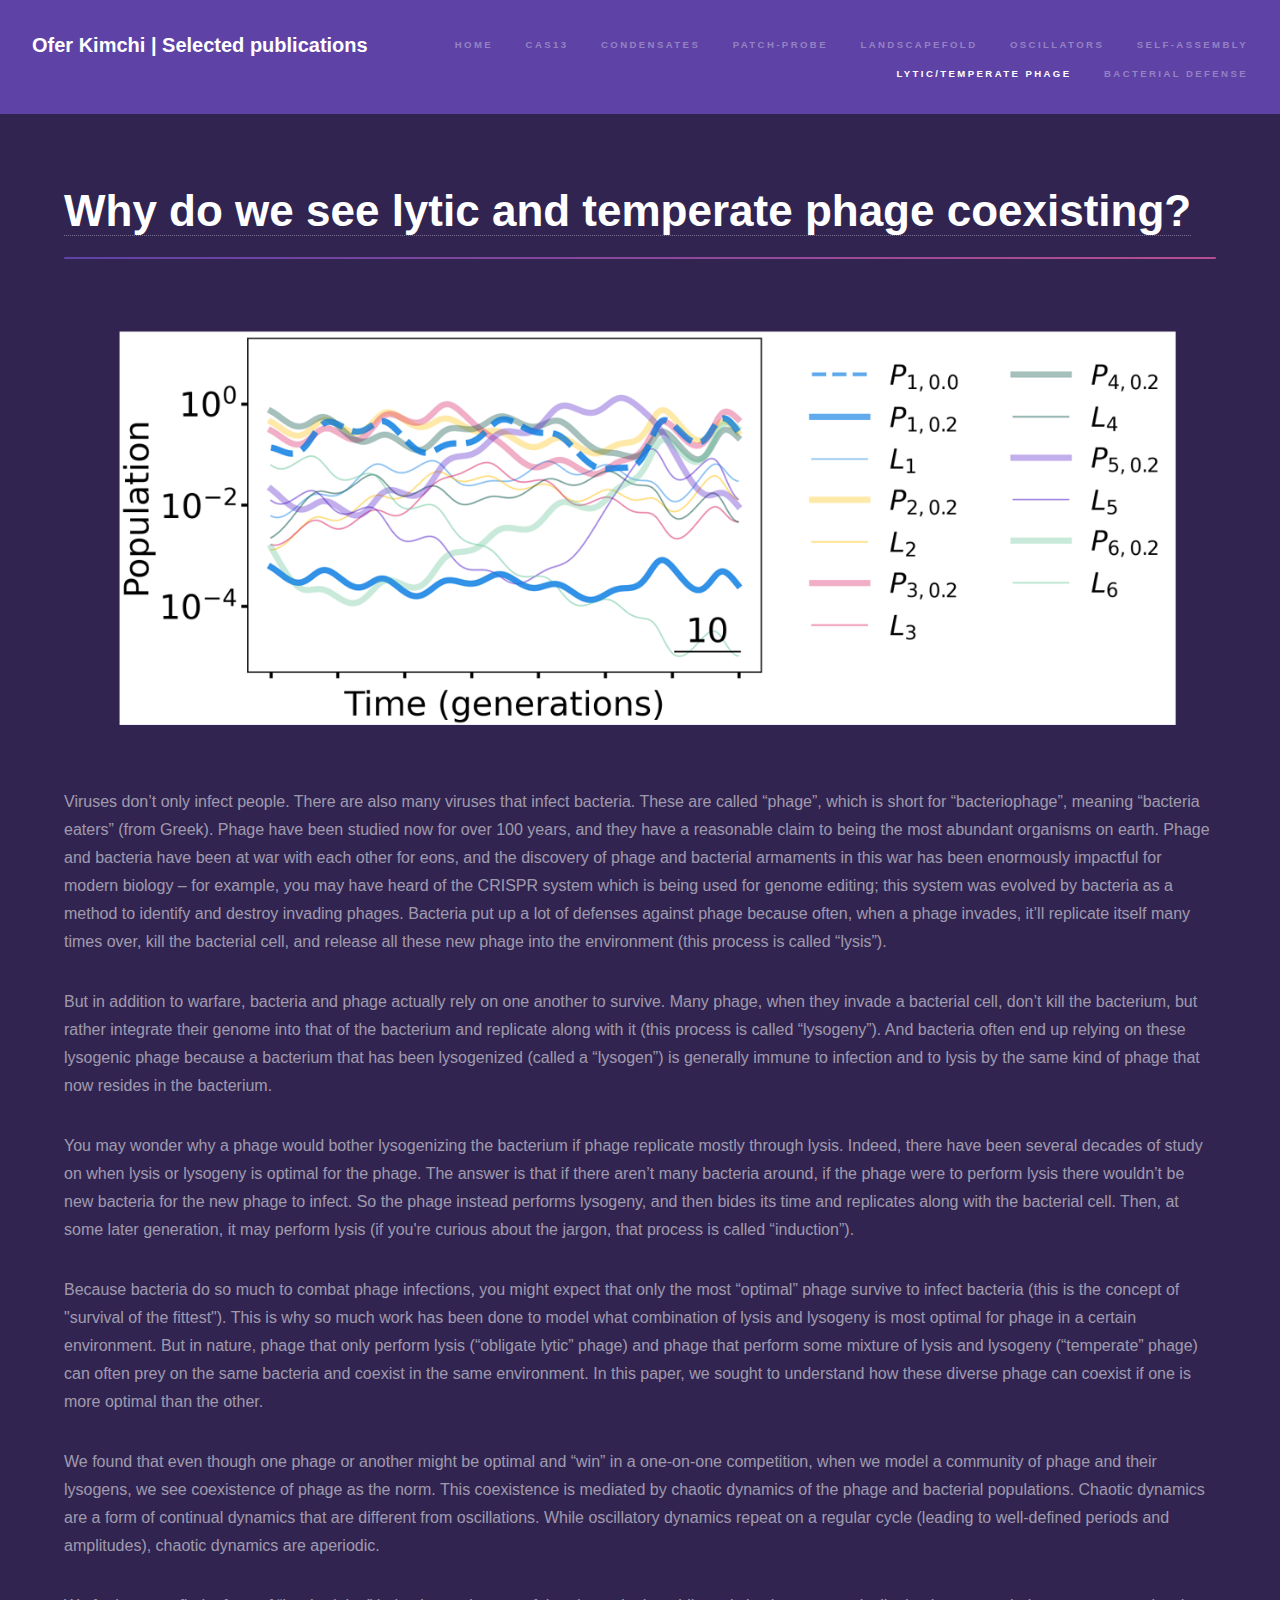
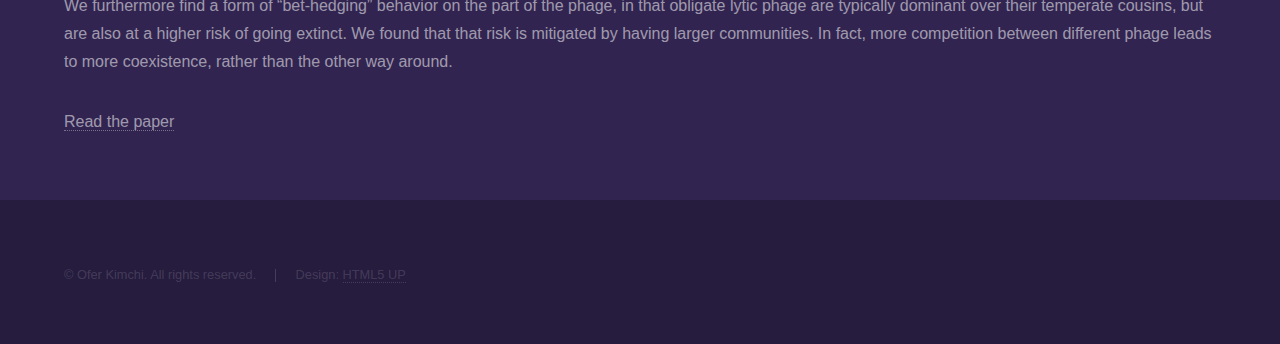
<file: phage.html>
<!DOCTYPE HTML>
<!--
	Hyperspace by HTML5 UP
	html5up.net | @ajlkn
	Free for personal and commercial use under the CCA 3.0 license (html5up.net/license)
-->
<html>
	<head>
		<title>Phage coexistence</title>
		<meta charset="utf-8" />
		<meta name="viewport" content="width=device-width, initial-scale=1, user-scalable=no" />
		<link rel="stylesheet" href="assets/css/main.css" />
		<noscript><link rel="stylesheet" href="assets/css/noscript.css" /></noscript>
	</head>
	<body class="is-preload">

		<!-- Header -->
			<header id="header">
				<a href="index.html" class="title">Ofer Kimchi | Selected publications</a>
				<nav>
					<ul>
						<li><a href="index.html">Home</a></li>
						<li><a href="Cas13.html">Cas13</a></li>
                        <li><a href="condensates.html">Condensates</a></li>
                        <li><a href="patch_probe.html">Patch-Probe</a></li>
                        <li><a href="pseudoknots.html">LandscapeFold</a></li>
                        <li><a href="oscillator.html">Oscillators</a></li>
                        <li><a href="self_assembly.html">Self-assembly</a></li>
                        <li><a href="phage.html" class="active">Lytic/temperate phage</a></li>
                        <li><a href="phage_def.html">Bacterial defense</a></li>
					</ul>
				</nav>
			</header>

		<!-- Wrapper -->
			<div id="wrapper">

				<!-- Main -->
					<section id="main" class="wrapper">
						<div class="inner">
							<h1 class="major"><a href="Publications/Kimchi_2024.pdf" target="_blank" rel="noopener noreferrer">Why do we see lytic and temperate phage coexisting?</a></h1>
							<span class="image fit"><img src="images/phage_large.png" alt="" /></span>
							<p>Viruses don’t only infect people. There are also many viruses that infect bacteria. These are called “phage”, which is short for “bacteriophage”, meaning “bacteria eaters” (from Greek). Phage have been studied now for over 100 years, and they have a reasonable claim to being the most abundant organisms on earth. Phage and bacteria have been at war with each other for eons, and the discovery of phage and bacterial armaments in this war has been enormously impactful for modern biology – for example, you may have heard of the CRISPR system which is being used for genome editing; this system was evolved by bacteria as a method to identify and destroy invading phages. Bacteria put up a lot of defenses against phage because often, when a phage invades, it’ll replicate itself many times over, kill the bacterial cell, and release all these new phage into the environment (this process is called “lysis”). </p>
							<p>But in addition to warfare, bacteria and phage actually rely on one another to survive. Many phage, when they invade a bacterial cell, don’t kill the bacterium, but rather integrate their genome into that of the bacterium and replicate along with it (this process is called “lysogeny”). And bacteria often end up relying on these lysogenic phage because a bacterium that has been lysogenized (called a “lysogen”) is generally immune to infection and to lysis by the same kind of phage that now resides in the bacterium. </p>
							<p>You may wonder why a phage would bother lysogenizing the bacterium if phage replicate mostly through lysis. Indeed, there have been several decades of study on when lysis or lysogeny is optimal for the phage. The answer is that if there aren’t many bacteria around, if the phage were to perform lysis there wouldn’t be new bacteria for the new phage to infect. So the phage instead performs lysogeny, and then bides its time and replicates along with the bacterial cell. Then, at some later generation, it may perform lysis (if you're curious about the jargon, that process is called “induction”). </p>
							<p>Because bacteria do so much to combat phage infections, you might expect that only the most “optimal” phage survive to infect bacteria (this is the concept of "survival of the fittest"). This is why so much work has been done to model what combination of lysis and lysogeny is most optimal for phage in a certain environment. But in nature, phage that only perform lysis (“obligate lytic” phage) and phage that perform some mixture of lysis and lysogeny (“temperate” phage) can often prey on the same bacteria and coexist in the same environment. In this paper, we sought to understand how these diverse phage can coexist if one is more optimal than the other.</p>
							<p>We found that even though one phage or another might be optimal and “win” in a one-on-one competition, when we model a community of phage and their lysogens, we see coexistence of phage as the norm. This coexistence is mediated by chaotic dynamics of the phage and bacterial populations. Chaotic dynamics are a form of continual dynamics that are different from oscillations. While oscillatory dynamics repeat on a regular cycle (leading to well-defined periods and amplitudes), chaotic dynamics are aperiodic. </p>
							<p>We furthermore find a form of “bet-hedging” behavior on the part of the phage, in that obligate lytic phage are typically dominant over their temperate cousins, but are also at a higher risk of going extinct. We found that that risk is mitigated by having larger communities. In fact, more competition between different phage leads to more coexistence, rather than the other way around.</p>
							<p><a href="Publications/Kimchi_2024.pdf" target="_blank" rel="noopener noreferrer">Read the paper</a></p>
                        </div>
					</section>

			</div>

		<!-- Footer -->
			<footer id="footer" class="wrapper alt">
				<div class="inner">
					<ul class="menu">
						<li>&copy; Ofer Kimchi. All rights reserved.</li><li>Design: <a href="http://html5up.net" target="_blank" rel="noopener noreferrer">HTML5 UP</a></li>
					</ul>
				</div>
			</footer>

		<!-- Scripts -->
			<script src="assets/js/jquery.min.js"></script>
			<script src="assets/js/jquery.scrollex.min.js"></script>
			<script src="assets/js/jquery.scrolly.min.js"></script>
			<script src="assets/js/browser.min.js"></script>
			<script src="assets/js/breakpoints.min.js"></script>
			<script src="assets/js/util.js"></script>
			<script src="assets/js/main.js"></script>

	</body>
</html>
</file>
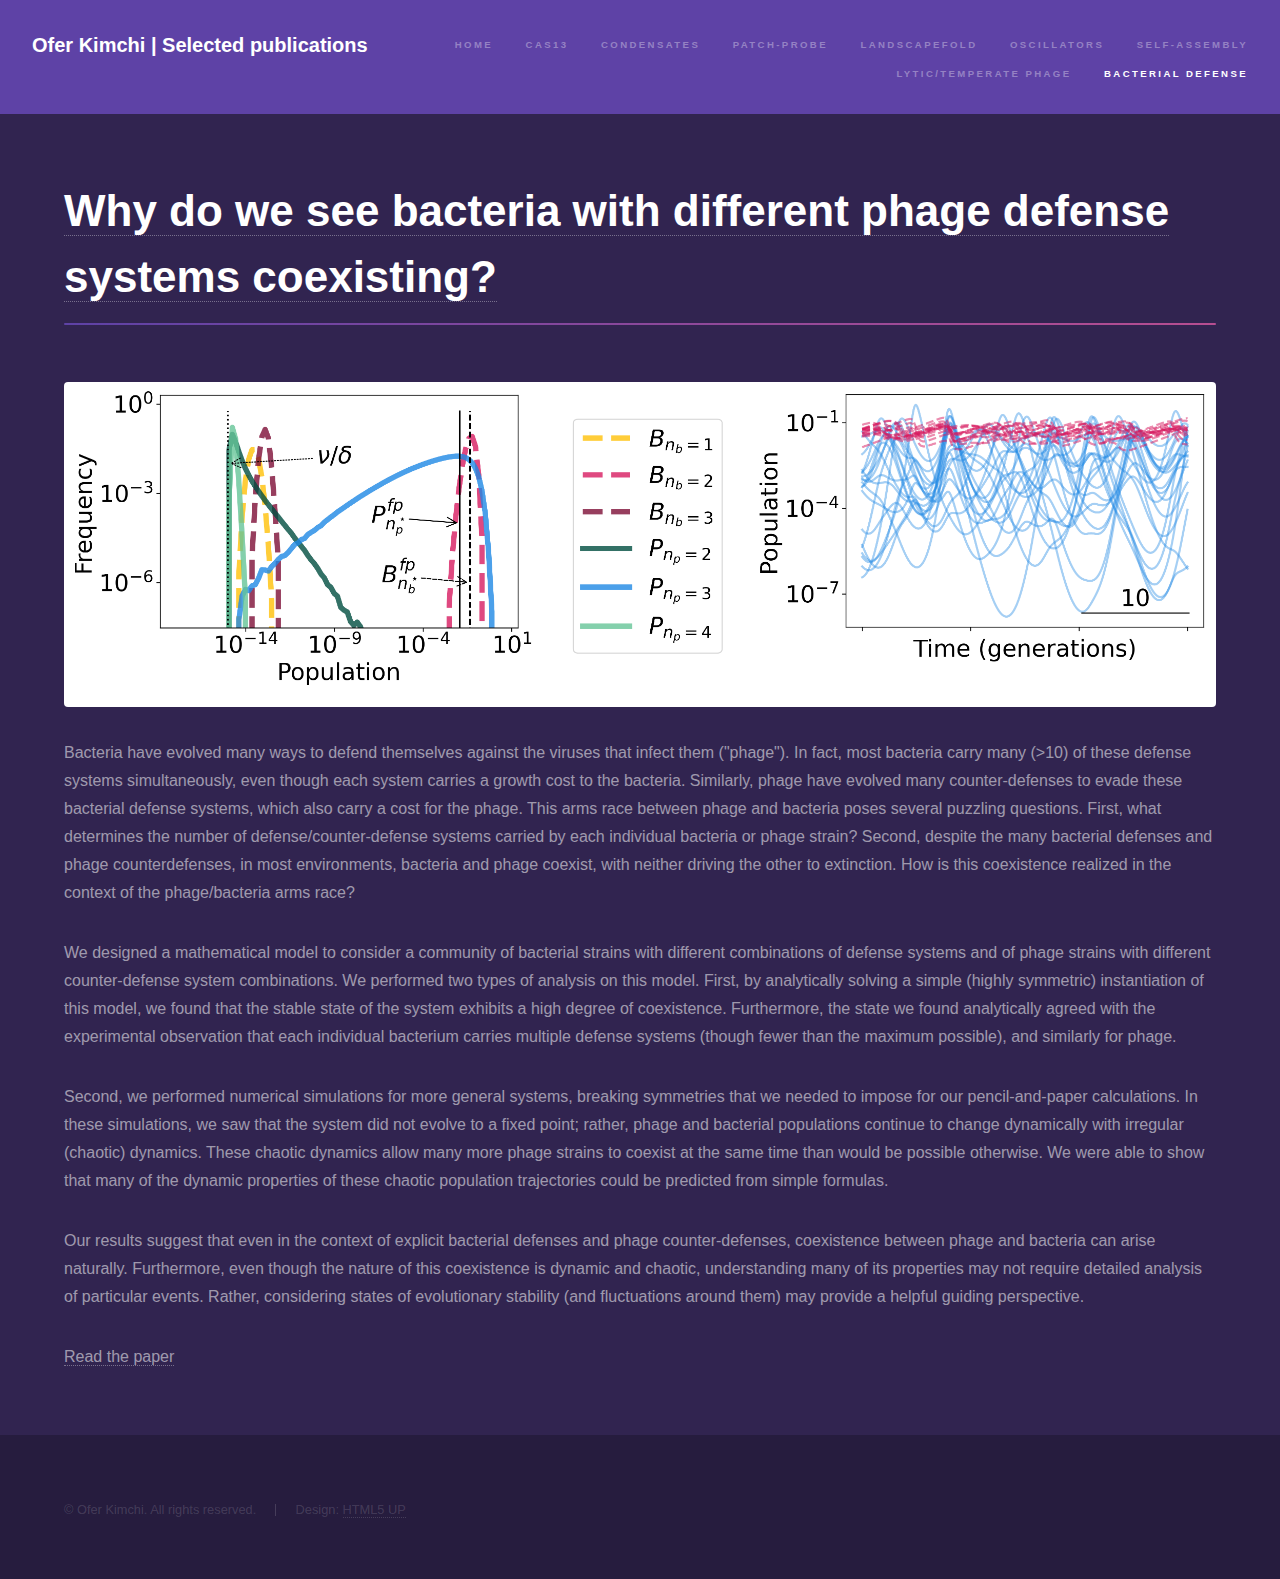
<file: phage_def.html>
<!DOCTYPE HTML>
<!--
	Hyperspace by HTML5 UP
	html5up.net | @ajlkn
	Free for personal and commercial use under the CCA 3.0 license (html5up.net/license)
-->
<html>
	<head>
		<title>Bacterial defense and phage counterdefense</title>
		<meta charset="utf-8" />
		<meta name="viewport" content="width=device-width, initial-scale=1, user-scalable=no" />
		<link rel="stylesheet" href="assets/css/main.css" />
		<noscript><link rel="stylesheet" href="assets/css/noscript.css" /></noscript>
	</head>
	<body class="is-preload">

		<!-- Header -->
			<header id="header">
				<a href="index.html" class="title">Ofer Kimchi | Selected publications</a>
				<nav>
					<ul>
						<li><a href="index.html">Home</a></li>
						<li><a href="Cas13.html">Cas13</a></li>
                        <li><a href="condensates.html">Condensates</a></li>
                        <li><a href="patch_probe.html">Patch-Probe</a></li>
                        <li><a href="pseudoknots.html">LandscapeFold</a></li>
                        <li><a href="oscillator.html">Oscillators</a></li>
                        <li><a href="self_assembly.html">Self-assembly</a></li>
                        <li><a href="phage.html">Lytic/temperate phage</a></li>
                        <li><a href="phage_def.html" class="active">Bacterial defense</a></li>
					</ul>
				</nav>
			</header>

		<!-- Wrapper -->
			<div id="wrapper">

				<!-- Main -->
					<section id="main" class="wrapper">
						<div class="inner">
							<h1 class="major"><a href="Publications/Kimchi_2024_2.pdf" target="_blank" rel="noopener noreferrer">Why do we see bacteria with different phage defense systems coexisting?</a></h1>
							<span class="image fit"><img src="images/phage_def.png" alt="" /></span>
							<p>Bacteria have evolved many ways to defend themselves against the viruses that infect them ("phage"). In fact, most bacteria carry many (>10) of these defense systems simultaneously, even though each system carries a growth cost to the bacteria. Similarly, phage have evolved many counter-defenses to evade these bacterial defense systems, which also carry a cost for the phage. This arms race between phage and bacteria poses several puzzling questions. First, what determines the number of defense/counter-defense systems carried by each individual bacteria or phage strain? Second, despite the many bacterial defenses and phage counterdefenses, in most environments, bacteria and phage coexist, with neither driving the other to extinction. How is this coexistence realized in the context of the phage/bacteria arms race?</p>
							<p>We designed a mathematical model to consider a community of bacterial strains with different combinations of defense systems and of phage strains with different counter-defense system combinations. We performed two types of analysis on this model. First, by analytically solving a simple (highly symmetric) instantiation of this model, we found that the stable state of the system exhibits a high degree of coexistence. Furthermore, the state we found analytically agreed with the experimental observation that each individual bacterium carries multiple defense systems (though fewer than the maximum possible), and similarly for phage.</p>
							<p>Second, we performed numerical simulations for more general systems, breaking symmetries that we needed to impose for our pencil-and-paper calculations. In these simulations, we saw that the system did not evolve to a fixed point; rather, phage and bacterial populations continue to change dynamically with irregular (chaotic) dynamics. These chaotic dynamics allow many more phage strains to coexist at the same time than would be possible otherwise. We were able to show that many of the dynamic properties of these chaotic population trajectories could be predicted from simple formulas.</p>
							<p>Our results suggest that even in the context of explicit bacterial defenses and phage counter-defenses, coexistence between phage and bacteria can arise naturally. Furthermore, even though the nature of this coexistence is dynamic and chaotic, understanding many of its properties may not require detailed analysis of particular events. Rather, considering states of evolutionary stability (and fluctuations around them) may provide a helpful guiding perspective.</p>
							<p><a href="Publications/Kimchi_2024_2.pdf" target="_blank" rel="noopener noreferrer">Read the paper</a></p>
                        </div>
					</section>

			</div>

		<!-- Footer -->
			<footer id="footer" class="wrapper alt">
				<div class="inner">
					<ul class="menu">
						<li>&copy; Ofer Kimchi. All rights reserved.</li><li>Design: <a href="http://html5up.net" target="_blank" rel="noopener noreferrer">HTML5 UP</a></li>
					</ul>
				</div>
			</footer>

		<!-- Scripts -->
			<script src="assets/js/jquery.min.js"></script>
			<script src="assets/js/jquery.scrollex.min.js"></script>
			<script src="assets/js/jquery.scrolly.min.js"></script>
			<script src="assets/js/browser.min.js"></script>
			<script src="assets/js/breakpoints.min.js"></script>
			<script src="assets/js/util.js"></script>
			<script src="assets/js/main.js"></script>

	</body>
</html>
</file>
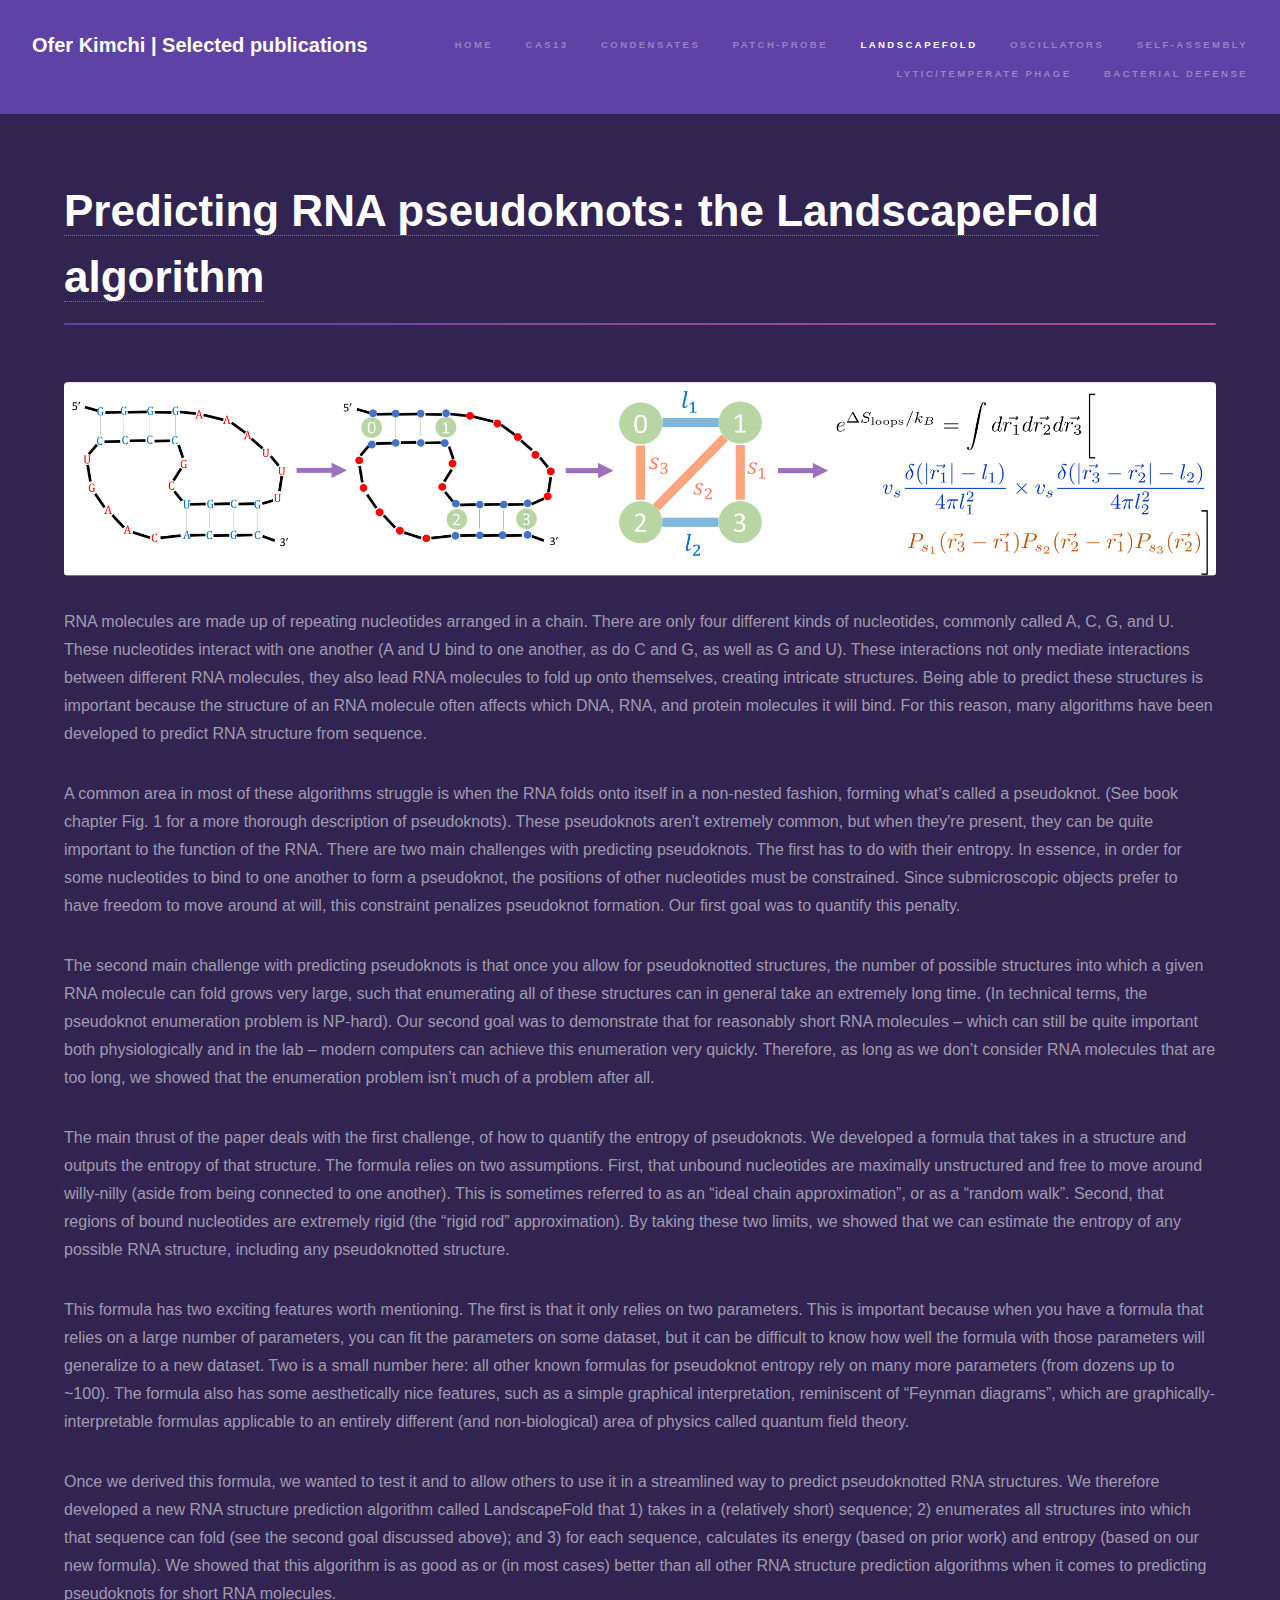
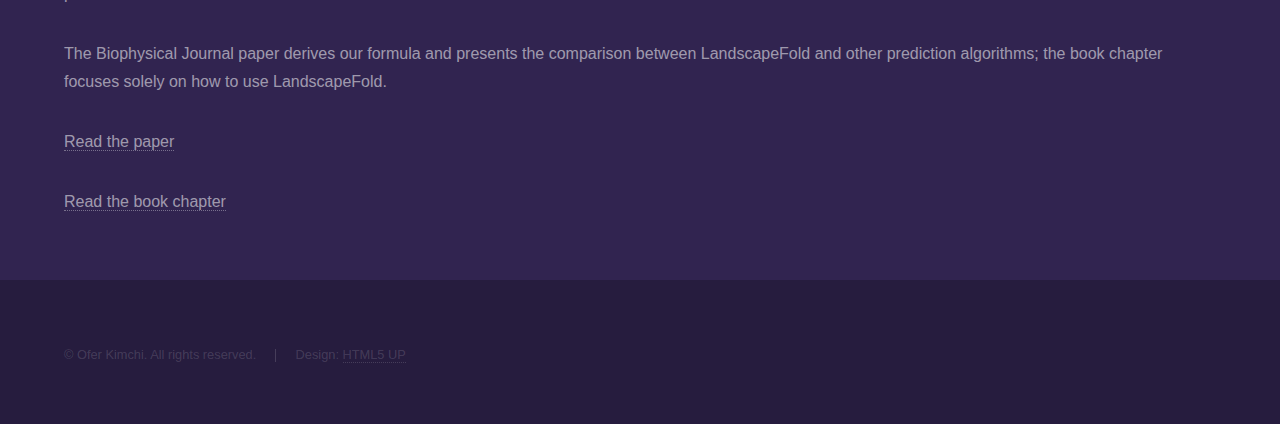
<file: pseudoknots.html>
<!DOCTYPE HTML>
<!--
	Hyperspace by HTML5 UP
	html5up.net | @ajlkn
	Free for personal and commercial use under the CCA 3.0 license (html5up.net/license)
-->
<html>
	<head>
		<title>Using RNA structure to understand and improve Cas13</title>
		<meta charset="utf-8" />
		<meta name="viewport" content="width=device-width, initial-scale=1, user-scalable=no" />
		<link rel="stylesheet" href="assets/css/main.css" />
		<noscript><link rel="stylesheet" href="assets/css/noscript.css" /></noscript>
	</head>
	<body class="is-preload">

		<!-- Header -->
			<header id="header">
				<a href="index.html" class="title">Ofer Kimchi | Selected publications</a>
				<nav>
					<ul>
						<li><a href="index.html">Home</a></li>
						<li><a href="Cas13.html">Cas13</a></li>
                        <li><a href="condensates.html">Condensates</a></li>
                        <li><a href="patch_probe.html">Patch-Probe</a></li>
                        <li><a href="pseudoknots.html" class="active">LandscapeFold</a></li>
                        <li><a href="oscillator.html">Oscillators</a></li>
                        <li><a href="self_assembly.html">Self-assembly</a></li>
                        <li><a href="phage.html">Lytic/temperate phage</a></li>
                        <li><a href="phage_def.html">Bacterial defense</a></li>
					</ul>
				</nav>
			</header>

		<!-- Wrapper -->
			<div id="wrapper">

				<!-- Main -->
					<section id="main" class="wrapper">
						<div class="inner">
							<h1 class="major"><a href="Publications/Kimchi_2019.pdf" target="_blank" rel="noopener noreferrer">Predicting RNA pseudoknots: the LandscapeFold algorithm</a></h1>
							<span class="image fit"><img src="images/pseudoknot_large.png" alt="" /></span>
							<p>RNA molecules are made up of repeating nucleotides arranged in a chain. There are only four different kinds of nucleotides, commonly called A, C, G, and U. These nucleotides interact with one another (A and U bind to one another, as do C and G, as well as G and U). These interactions not only mediate interactions between different RNA molecules, they also lead RNA molecules to fold up onto themselves, creating intricate structures. Being able to predict these structures is important because the structure of an RNA molecule often affects which DNA, RNA, and protein molecules it will bind. For this reason, many algorithms have been developed to predict RNA structure from sequence.</p>
							<p>A common area in most of these algorithms struggle is when the RNA folds onto itself in a non-nested fashion, forming what’s called a pseudoknot. (See book chapter Fig. 1 for a more thorough description of pseudoknots). These pseudoknots aren't extremely common, but when they're present, they can be quite important to the function of the RNA. There are two main challenges with predicting pseudoknots. The first has to do with their entropy. In essence, in order for some nucleotides to bind to one another to form a pseudoknot, the positions of other nucleotides must be constrained. Since submicroscopic objects prefer to have freedom to move around at will, this constraint penalizes pseudoknot formation. Our first goal was to quantify this penalty. </p>
							<p>The second main challenge with predicting pseudoknots is that once you allow for pseudoknotted structures, the number of possible structures into which a given RNA molecule can fold grows very large, such that enumerating all of these structures can in general take an extremely long time. (In technical terms, the pseudoknot enumeration problem is NP-hard). Our second goal was to demonstrate that for reasonably short RNA molecules – which can still be quite important both physiologically and in the lab – modern computers can achieve this enumeration very quickly. Therefore, as long as we don’t consider RNA molecules that are too long, we showed that the enumeration problem isn’t much of a problem after all.</p>
							<p>The main thrust of the paper deals with the first challenge, of how to quantify the entropy of pseudoknots. We developed a formula that takes in a structure and outputs the entropy of that structure. The formula relies on two assumptions. First, that unbound nucleotides are maximally unstructured and free to move around willy-nilly (aside from being connected to one another). This is sometimes referred to as an “ideal chain approximation”, or as a “random walk”. Second, that regions of bound nucleotides are extremely rigid (the “rigid rod” approximation). By taking these two limits, we showed that we can estimate the entropy of any possible RNA structure, including any pseudoknotted structure. </p>
							<p>This formula has two exciting features worth mentioning. The first is that it only relies on two parameters. This is important because when you have a formula that relies on a large number of parameters, you can fit the parameters on some dataset, but it can be difficult to know how well the formula with those parameters will generalize to a new dataset. Two is a small number here: all other known formulas for pseudoknot entropy rely on many more parameters (from dozens up to ~100). The formula also has some aesthetically nice features, such as a simple graphical interpretation, reminiscent of “Feynman diagrams”, which are graphically-interpretable formulas applicable to an entirely different (and non-biological) area of physics called quantum field theory.</p>
							<p>Once we derived this formula, we wanted to test it and to allow others to use it in a streamlined way to predict pseudoknotted RNA structures. We therefore developed a new RNA structure prediction algorithm called LandscapeFold that 1) takes in a (relatively short) sequence; 2) enumerates all structures into which that sequence can fold (see the second goal discussed above); and 3) for each sequence, calculates its energy (based on prior work) and entropy (based on our new formula). We showed that this algorithm is as good as or (in most cases) better than all other RNA structure prediction algorithms when it comes to predicting pseudoknots for short RNA molecules. </p>
							<p>The Biophysical Journal paper derives our formula and presents the comparison between LandscapeFold and other prediction algorithms; the book chapter focuses solely on how to use LandscapeFold.</p>
							<p><a href="Publications/Kimchi_2019.pdf" target="_blank" rel="noopener noreferrer">Read the paper</a></p>
                            <p><a href="Publications/Kimchi_book_2022.pdf" target="_blank" rel="noopener noreferrer">Read the book chapter</a></p>
				</div>
					</section>

			</div>

		<!-- Footer -->
			<footer id="footer" class="wrapper alt">
				<div class="inner">
					<ul class="menu">
						<li>&copy; Ofer Kimchi. All rights reserved.</li><li>Design: <a href="http://html5up.net" target="_blank" rel="noopener noreferrer">HTML5 UP</a></li>
					</ul>
				</div>
			</footer>

		<!-- Scripts -->
			<script src="assets/js/jquery.min.js"></script>
			<script src="assets/js/jquery.scrollex.min.js"></script>
			<script src="assets/js/jquery.scrolly.min.js"></script>
			<script src="assets/js/browser.min.js"></script>
			<script src="assets/js/breakpoints.min.js"></script>
			<script src="assets/js/util.js"></script>
			<script src="assets/js/main.js"></script>

	</body>
</html>
</file>
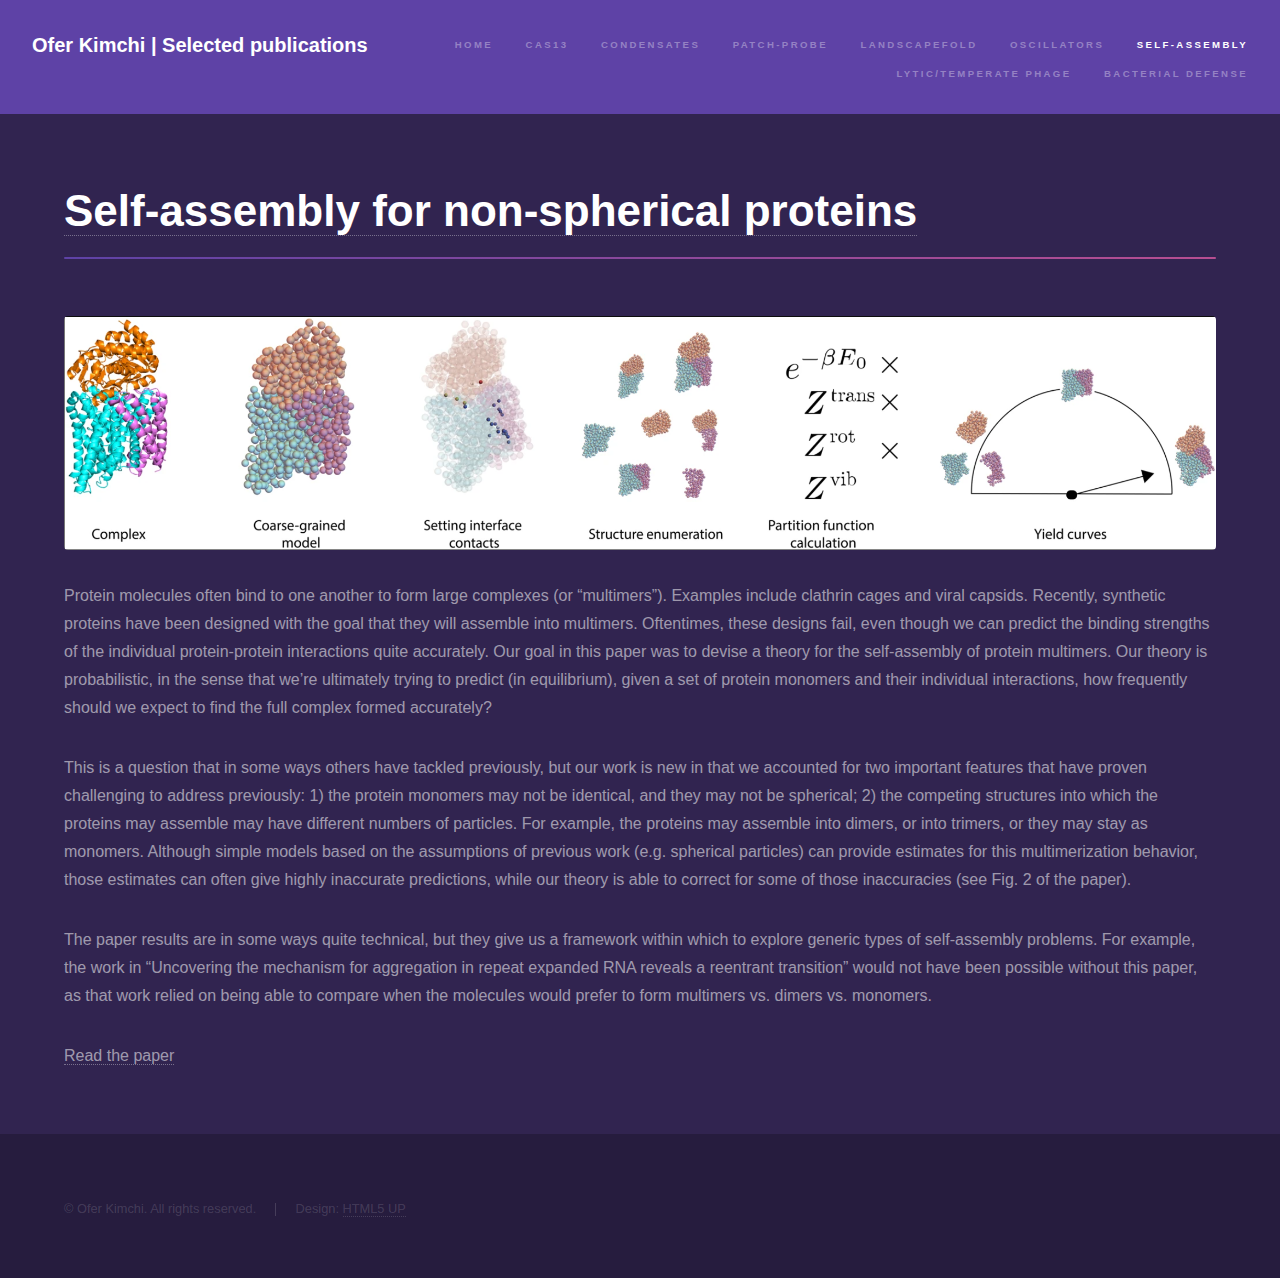
<file: self_assembly.html>
<!DOCTYPE HTML>
<!--
	Hyperspace by HTML5 UP
	html5up.net | @ajlkn
	Free for personal and commercial use under the CCA 3.0 license (html5up.net/license)
-->
<html>
	<head>
		<title>Using RNA structure to understand and improve Cas13</title>
		<meta charset="utf-8" />
		<meta name="viewport" content="width=device-width, initial-scale=1, user-scalable=no" />
		<link rel="stylesheet" href="assets/css/main.css" />
		<noscript><link rel="stylesheet" href="assets/css/noscript.css" /></noscript>
	</head>
	<body class="is-preload">

		<!-- Header -->
			<header id="header">
				<a href="index.html" class="title">Ofer Kimchi | Selected publications</a>
				<nav>
					<ul>
						<li><a href="index.html">Home</a></li>
						<li><a href="Cas13.html">Cas13</a></li>
                        <li><a href="condensates.html">Condensates</a></li>
                        <li><a href="patch_probe.html">Patch-Probe</a></li>
                        <li><a href="pseudoknots.html">LandscapeFold</a></li>
                        <li><a href="oscillator.html">Oscillators</a></li>
                        <li><a href="self_assembly.html" class="active">Self-assembly</a></li>
                        <li><a href="phage.html">Lytic/temperate phage</a></li>
                        <li><a href="phage_def.html">Bacterial defense</a></li>
					</ul>
				</nav>
			</header>

		<!-- Wrapper -->
			<div id="wrapper">

				<!-- Main -->
					<section id="main" class="wrapper">
						<div class="inner">
							<h1 class="major"><a href="Publications/Curatolo_Kimchi_2023.pdf" target="_blank" rel="noopener noreferrer">Self-assembly for non-spherical proteins</a></h1>
							<span class="image fit"><img src="images/assembly_large.png" alt="" /></span>
							<p>Protein molecules often bind to one another to form large complexes (or “multimers”). Examples include clathrin cages and viral capsids. Recently, synthetic proteins have been designed with the goal that they will assemble into multimers. Oftentimes, these designs fail, even though we can predict the binding strengths of the individual protein-protein interactions quite accurately. Our goal in this paper was to devise a theory for the self-assembly of protein multimers. Our theory is probabilistic, in the sense that we’re ultimately trying to predict (in equilibrium), given a set of protein monomers and their individual interactions, how frequently should we expect to find the full complex formed accurately?</p>
							<p>This is a question that in some ways others have tackled previously, but our work is new in that we accounted for two important features that have proven challenging to address previously: 1) the protein monomers may not be identical, and they may not be spherical; 2) the competing structures into which the proteins may assemble may have different numbers of particles. For example, the proteins may assemble into dimers, or into trimers, or they may stay as monomers. Although simple models based on the assumptions of previous work (e.g. spherical particles) can provide estimates for this multimerization behavior, those estimates can often give highly inaccurate predictions, while our theory is able to correct for some of those inaccuracies (see Fig. 2 of the paper). </p>
							<p>The paper results are in some ways quite technical, but they give us a framework within which to explore generic types of self-assembly problems. For example, the work in “Uncovering the mechanism for aggregation in repeat expanded RNA reveals a reentrant transition” would not have been possible without this paper, as that work relied on being able to compare when the molecules would prefer to form multimers vs. dimers vs. monomers.</p>
							<p><a href="Publications/Curatolo_Kimchi_2023.pdf" target="_blank" rel="noopener noreferrer">Read the paper</a></p>
                        </div>
					</section>

			</div>

		<!-- Footer -->
			<footer id="footer" class="wrapper alt">
				<div class="inner">
					<ul class="menu">
						<li>&copy; Ofer Kimchi. All rights reserved.</li><li>Design: <a href="http://html5up.net" target="_blank" rel="noopener noreferrer">HTML5 UP</a></li>
					</ul>
				</div>
			</footer>

		<!-- Scripts -->
			<script src="assets/js/jquery.min.js"></script>
			<script src="assets/js/jquery.scrollex.min.js"></script>
			<script src="assets/js/jquery.scrolly.min.js"></script>
			<script src="assets/js/browser.min.js"></script>
			<script src="assets/js/breakpoints.min.js"></script>
			<script src="assets/js/util.js"></script>
			<script src="assets/js/main.js"></script>

	</body>
</html>
</file>
<file: assets/css/noscript.css>
/*
	Hyperspace by HTML5 UP
	html5up.net | @ajlkn
	Free for personal and commercial use under the CCA 3.0 license (html5up.net/license)
*/

/* Spotlights */

	.spotlights > section > .image:before {
		opacity: 0 !important;
	}

	.spotlights > section > .content > .inner {
		-moz-transform: none !important;
		-webkit-transform: none !important;
		-ms-transform: none !important;
		transform: none !important;
		opacity: 1 !important;
	}

/* Wrapper */

	.wrapper > .inner {
		opacity: 1 !important;
		-moz-transform: none !important;
		-webkit-transform: none !important;
		-ms-transform: none !important;
		transform: none !important;
	}

/* Sidebar */

	#sidebar > .inner {
		opacity: 1 !important;
	}

	#sidebar nav > ul > li {
		-moz-transform: none !important;
		-webkit-transform: none !important;
		-ms-transform: none !important;
		transform: none !important;
		opacity: 1 !important;
	}
</file>
<file: assets/css/main.css>
@import url(fontawesome-all.min.css);

/*
	Hyperspace by HTML5 UP
	html5up.net | @ajlkn
	Free for personal and commercial use under the CCA 3.0 license (html5up.net/license)
*/

html, body, div, span, applet, object,
iframe, h1, h2, h3, h4, h5, h6, p, blockquote,
pre, a, abbr, acronym, address, big, cite,
code, del, dfn, em, img, ins, kbd, q, s, samp,
small, strike, strong, sub, sup, tt, var, b,
u, i, center, dl, dt, dd, ol, ul, li, fieldset,
form, label, legend, table, caption, tbody,
tfoot, thead, tr, th, td, article, aside,
canvas, details, embed, figure, figcaption,
footer, header, hgroup, menu, nav, output, ruby,
section, summary, time, mark, audio, video {
	margin: 0;
	padding: 0;
	border: 0;
	font-size: 100%;
	font: inherit;
	vertical-align: baseline;}

article, aside, details, figcaption, figure,
footer, header, hgroup, menu, nav, section {
	display: block;}

body {
	line-height: 1;
}

ol, ul {
	list-style: none;
}

blockquote, q {
	quotes: none;
}

	blockquote:before, blockquote:after, q:before, q:after {
		content: '';
		content: none;
	}

table {
	border-collapse: collapse;
	border-spacing: 0;
}

body {
	-webkit-text-size-adjust: none;
}

mark {
	background-color: transparent;
	color: inherit;
}

input::-moz-focus-inner {
	border: 0;
	padding: 0;
}

input, select, textarea {
	-moz-appearance: none;
	-webkit-appearance: none;
	-ms-appearance: none;
	appearance: none;
}

/* Basic */

	@-ms-viewport {
		width: device-width;
	}

	body {
		-ms-overflow-style: scrollbar;
	}

	@media screen and (max-width: 480px) {

		html, body {
			min-width: 320px;
		}

	}

	html {
		box-sizing: border-box;
	}

	*, *:before, *:after {
		box-sizing: inherit;
	}

	body {
		background: #312450;
	}

		body.is-preload *, body.is-preload *:before, body.is-preload *:after {
			-moz-animation: none !important;
			-webkit-animation: none !important;
			-ms-animation: none !important;
			animation: none !important;
			-moz-transition: none !important;
			-webkit-transition: none !important;
			-ms-transition: none !important;
			transition: none !important;
		}

/* Type */

	body, input, select, textarea {
		color: rgba(255, 255, 255, 0.55);
		font-family: Arial, Helvetica, sans-serif;
		font-size: 16.5pt;
		font-weight: normal;
		line-height: 1.75;
	}

		@media screen and (max-width: 1680px) {

			body, input, select, textarea {
				font-size: 13pt;
			}

		}

		@media screen and (max-width: 1280px) {

			body, input, select, textarea {
				font-size: 12pt;
			}

		}

		@media screen and (max-width: 360px) {

			body, input, select, textarea {
				font-size: 11pt;
			}

		}

	a {
		-moz-transition: color 0.2s ease, border-bottom-color 0.2s ease;
		-webkit-transition: color 0.2s ease, border-bottom-color 0.2s ease;
		-ms-transition: color 0.2s ease, border-bottom-color 0.2s ease;
		transition: color 0.2s ease, border-bottom-color 0.2s ease;
		border-bottom: dotted 1px rgba(255, 255, 255, 0.35);
		color: inherit;
		text-decoration: none;
	}

		a:hover {
			border-bottom-color: transparent;
			color: #ffffff;
		}

	strong, b {
		color: #ffffff;
		font-weight: bold;
	}

	em, i {
		font-style: italic;
	}

	p {
		margin: 0 0 2em 0;
	}

	h1, h2, h3, h4, h5, h6 {
		color: #ffffff;
		font-weight: bold;
		line-height: 1.5;
		margin: 0 0 0.5em 0;
	}

		h1 a, h2 a, h3 a, h4 a, h5 a, h6 a {
			color: inherit;
			text-decoration: none;
		}

	h1 {
		font-size: 2.75em;
	}

		h1.major {
			margin: 0 0 1.3em 0;
			position: relative;
			padding-bottom: 0.35em;
		}

			h1.major:after {
				background-image: -moz-linear-gradient(to right, #5e42a6, #b74e91);
				background-image: -webkit-linear-gradient(to right, #5e42a6, #b74e91);
				background-image: -ms-linear-gradient(to right, #5e42a6, #b74e91);
				background-image: linear-gradient(to right, #5e42a6, #b74e91);
				-moz-transition: max-width 0.2s ease;
				-webkit-transition: max-width 0.2s ease;
				-ms-transition: max-width 0.2s ease;
				transition: max-width 0.2s ease;
				border-radius: 0.2em;
				bottom: 0;
				content: '';
				height: 0.05em;
				position: absolute;
				right: 0;
				width: 100%;
			}

	h2 {
		font-size: 1.75em;
	}

	h3 {
		font-size: 1.1em;
	}

	h4 {
		font-size: 1em;
	}

	h5 {
		font-size: 0.8em;
	}

	h6 {
		font-size: 0.6em;
	}

	@media screen and (max-width: 736px) {

		h1 {
			font-size: 2em;
		}

		h2 {
			font-size: 1.25em;
		}

		h3 {
			font-size: 1em;
		}

		h4 {
			font-size: 0.8em;
		}

		h5 {
			font-size: 0.6em;
		}

		h6 {
			font-size: 0.6em;
		}

	}

	sub {
		font-size: 0.8em;
		position: relative;
		top: 0.5em;
	}

	sup {
		font-size: 0.8em;
		position: relative;
		top: -0.5em;
	}

	blockquote {
		border-left: solid 4px rgba(255, 255, 255, 0.15);
		font-style: italic;
		margin: 0 0 2em 0;
		padding: 0.5em 0 0.5em 2em;
	}

	code {
		background: rgba(255, 255, 255, 0.05);
		border-radius: 0.25em;
		border: solid 1px rgba(255, 255, 255, 0.15);
		font-family: "Courier New", monospace;
		font-size: 0.9em;
		margin: 0 0.25em;
		padding: 0.25em 0.65em;
	}

	pre {
		-webkit-overflow-scrolling: touch;
		font-family: "Courier New", monospace;
		font-size: 0.9em;
		margin: 0 0 2em 0;
	}

		pre code {
			display: block;
			line-height: 1.75em;
			padding: 1em 1.5em;
			overflow-x: auto;
		}

	hr {
		border: 0;
		border-bottom: solid 1px rgba(255, 255, 255, 0.15);
		margin: 2em 0;
	}

		hr.major {
			margin: 3em 0;
		}

	.align-left {
		text-align: left;
	}

	.align-center {
		text-align: center;
	}

	.align-right {
		text-align: right;
	}

/* Row */

	.row {
		display: flex;
		flex-wrap: wrap;
		box-sizing: border-box;
		align-items: stretch;
	}

		.row > * {
			box-sizing: border-box;
		}

		.row.gtr-uniform > * > :last-child {
			margin-bottom: 0;
		}

		.row.aln-left {
			justify-content: flex-start;
		}

		.row.aln-center {
			justify-content: center;
		}

		.row.aln-right {
			justify-content: flex-end;
		}

		.row.aln-top {
			align-items: flex-start;
		}

		.row.aln-middle {
			align-items: center;
		}

		.row.aln-bottom {
			align-items: flex-end;
		}

		.row > .imp {
			order: -1;
		}

		.row > .col-1 {
			width: 8.33333%;
		}

		.row > .off-1 {
			margin-left: 8.33333%;
		}

		.row > .col-2 {
			width: 16.66667%;
		}

		.row > .off-2 {
			margin-left: 16.66667%;
		}

		.row > .col-3 {
			width: 25%;
		}

		.row > .off-3 {
			margin-left: 25%;
		}

		.row > .col-4 {
			width: 33.33333%;
		}

		.row > .off-4 {
			margin-left: 33.33333%;
		}

		.row > .col-5 {
			width: 41.66667%;
		}

		.row > .off-5 {
			margin-left: 41.66667%;
		}

		.row > .col-6 {
			width: 50%;
		}

		.row > .off-6 {
			margin-left: 50%;
		}

		.row > .col-7 {
			width: 58.33333%;
		}

		.row > .off-7 {
			margin-left: 58.33333%;
		}

		.row > .col-8 {
			width: 66.66667%;
		}

		.row > .off-8 {
			margin-left: 66.66667%;
		}

		.row > .col-9 {
			width: 75%;
		}

		.row > .off-9 {
			margin-left: 75%;
		}

		.row > .col-10 {
			width: 83.33333%;
		}

		.row > .off-10 {
			margin-left: 83.33333%;
		}

		.row > .col-11 {
			width: 91.66667%;
		}

		.row > .off-11 {
			margin-left: 91.66667%;
		}

		.row > .col-12 {
			width: 100%;
		}

		.row > .off-12 {
			margin-left: 100%;
		}

		.row.gtr-0 {
			margin-top: 0;
			margin-left: 0em;
		}

			.row.gtr-0 > * {
				padding: 0 0 0 0em;
			}

			.row.gtr-0.gtr-uniform {
				margin-top: 0em;
			}

				.row.gtr-0.gtr-uniform > * {
					padding-top: 0em;
				}

		.row.gtr-25 {
			margin-top: 0;
			margin-left: -0.375em;
		}

			.row.gtr-25 > * {
				padding: 0 0 0 0.375em;
			}

			.row.gtr-25.gtr-uniform {
				margin-top: -0.375em;
			}

				.row.gtr-25.gtr-uniform > * {
					padding-top: 0.375em;
				}

		.row.gtr-50 {
			margin-top: 0;
			margin-left: -0.75em;
		}

			.row.gtr-50 > * {
				padding: 0 0 0 0.75em;
			}

			.row.gtr-50.gtr-uniform {
				margin-top: -0.75em;
			}

				.row.gtr-50.gtr-uniform > * {
					padding-top: 0.75em;
				}

		.row {
			margin-top: 0;
			margin-left: -1.5em;
		}

			.row > * {
				padding: 0 0 0 1.5em;
			}

			.row.gtr-uniform {
				margin-top: -1.5em;
			}

				.row.gtr-uniform > * {
					padding-top: 1.5em;
				}

		.row.gtr-150 {
			margin-top: 0;
			margin-left: -2.25em;
		}

			.row.gtr-150 > * {
				padding: 0 0 0 2.25em;
			}

			.row.gtr-150.gtr-uniform {
				margin-top: -2.25em;
			}

				.row.gtr-150.gtr-uniform > * {
					padding-top: 2.25em;
				}

		.row.gtr-200 {
			margin-top: 0;
			margin-left: -3em;
		}

			.row.gtr-200 > * {
				padding: 0 0 0 3em;
			}

			.row.gtr-200.gtr-uniform {
				margin-top: -3em;
			}

				.row.gtr-200.gtr-uniform > * {
					padding-top: 3em;
				}

		@media screen and (max-width: 1680px) {

			.row {
				display: flex;
				flex-wrap: wrap;
				box-sizing: border-box;
				align-items: stretch;
			}

				.row > * {
					box-sizing: border-box;
				}

				.row.gtr-uniform > * > :last-child {
					margin-bottom: 0;
				}

				.row.aln-left {
					justify-content: flex-start;
				}

				.row.aln-center {
					justify-content: center;
				}

				.row.aln-right {
					justify-content: flex-end;
				}

				.row.aln-top {
					align-items: flex-start;
				}

				.row.aln-middle {
					align-items: center;
				}

				.row.aln-bottom {
					align-items: flex-end;
				}

				.row > .imp-xlarge {
					order: -1;
				}

				.row > .col-1-xlarge {
					width: 8.33333%;
				}

				.row > .off-1-xlarge {
					margin-left: 8.33333%;
				}

				.row > .col-2-xlarge {
					width: 16.66667%;
				}

				.row > .off-2-xlarge {
					margin-left: 16.66667%;
				}

				.row > .col-3-xlarge {
					width: 25%;
				}

				.row > .off-3-xlarge {
					margin-left: 25%;
				}

				.row > .col-4-xlarge {
					width: 33.33333%;
				}

				.row > .off-4-xlarge {
					margin-left: 33.33333%;
				}

				.row > .col-5-xlarge {
					width: 41.66667%;
				}

				.row > .off-5-xlarge {
					margin-left: 41.66667%;
				}

				.row > .col-6-xlarge {
					width: 50%;
				}

				.row > .off-6-xlarge {
					margin-left: 50%;
				}

				.row > .col-7-xlarge {
					width: 58.33333%;
				}

				.row > .off-7-xlarge {
					margin-left: 58.33333%;
				}

				.row > .col-8-xlarge {
					width: 66.66667%;
				}

				.row > .off-8-xlarge {
					margin-left: 66.66667%;
				}

				.row > .col-9-xlarge {
					width: 75%;
				}

				.row > .off-9-xlarge {
					margin-left: 75%;
				}

				.row > .col-10-xlarge {
					width: 83.33333%;
				}

				.row > .off-10-xlarge {
					margin-left: 83.33333%;
				}

				.row > .col-11-xlarge {
					width: 91.66667%;
				}

				.row > .off-11-xlarge {
					margin-left: 91.66667%;
				}

				.row > .col-12-xlarge {
					width: 100%;
				}

				.row > .off-12-xlarge {
					margin-left: 100%;
				}

				.row.gtr-0 {
					margin-top: 0;
					margin-left: 0em;
				}

					.row.gtr-0 > * {
						padding: 0 0 0 0em;
					}

					.row.gtr-0.gtr-uniform {
						margin-top: 0em;
					}

						.row.gtr-0.gtr-uniform > * {
							padding-top: 0em;
						}

				.row.gtr-25 {
					margin-top: 0;
					margin-left: -0.375em;
				}

					.row.gtr-25 > * {
						padding: 0 0 0 0.375em;
					}

					.row.gtr-25.gtr-uniform {
						margin-top: -0.375em;
					}

						.row.gtr-25.gtr-uniform > * {
							padding-top: 0.375em;
						}

				.row.gtr-50 {
					margin-top: 0;
					margin-left: -0.75em;
				}

					.row.gtr-50 > * {
						padding: 0 0 0 0.75em;
					}

					.row.gtr-50.gtr-uniform {
						margin-top: -0.75em;
					}

						.row.gtr-50.gtr-uniform > * {
							padding-top: 0.75em;
						}

				.row {
					margin-top: 0;
					margin-left: -1.5em;
				}

					.row > * {
						padding: 0 0 0 1.5em;
					}

					.row.gtr-uniform {
						margin-top: -1.5em;
					}

						.row.gtr-uniform > * {
							padding-top: 1.5em;
						}

				.row.gtr-150 {
					margin-top: 0;
					margin-left: -2.25em;
				}

					.row.gtr-150 > * {
						padding: 0 0 0 2.25em;
					}

					.row.gtr-150.gtr-uniform {
						margin-top: -2.25em;
					}

						.row.gtr-150.gtr-uniform > * {
							padding-top: 2.25em;
						}

				.row.gtr-200 {
					margin-top: 0;
					margin-left: -3em;
				}

					.row.gtr-200 > * {
						padding: 0 0 0 3em;
					}

					.row.gtr-200.gtr-uniform {
						margin-top: -3em;
					}

						.row.gtr-200.gtr-uniform > * {
							padding-top: 3em;
						}

		}

		@media screen and (max-width: 1280px) {

			.row {
				display: flex;
				flex-wrap: wrap;
				box-sizing: border-box;
				align-items: stretch;
			}

				.row > * {
					box-sizing: border-box;
				}

				.row.gtr-uniform > * > :last-child {
					margin-bottom: 0;
				}

				.row.aln-left {
					justify-content: flex-start;
				}

				.row.aln-center {
					justify-content: center;
				}

				.row.aln-right {
					justify-content: flex-end;
				}

				.row.aln-top {
					align-items: flex-start;
				}

				.row.aln-middle {
					align-items: center;
				}

				.row.aln-bottom {
					align-items: flex-end;
				}

				.row > .imp-large {
					order: -1;
				}

				.row > .col-1-large {
					width: 8.33333%;
				}

				.row > .off-1-large {
					margin-left: 8.33333%;
				}

				.row > .col-2-large {
					width: 16.66667%;
				}

				.row > .off-2-large {
					margin-left: 16.66667%;
				}

				.row > .col-3-large {
					width: 25%;
				}

				.row > .off-3-large {
					margin-left: 25%;
				}

				.row > .col-4-large {
					width: 33.33333%;
				}

				.row > .off-4-large {
					margin-left: 33.33333%;
				}

				.row > .col-5-large {
					width: 41.66667%;
				}

				.row > .off-5-large {
					margin-left: 41.66667%;
				}

				.row > .col-6-large {
					width: 50%;
				}

				.row > .off-6-large {
					margin-left: 50%;
				}

				.row > .col-7-large {
					width: 58.33333%;
				}

				.row > .off-7-large {
					margin-left: 58.33333%;
				}

				.row > .col-8-large {
					width: 66.66667%;
				}

				.row > .off-8-large {
					margin-left: 66.66667%;
				}

				.row > .col-9-large {
					width: 75%;
				}

				.row > .off-9-large {
					margin-left: 75%;
				}

				.row > .col-10-large {
					width: 83.33333%;
				}

				.row > .off-10-large {
					margin-left: 83.33333%;
				}

				.row > .col-11-large {
					width: 91.66667%;
				}

				.row > .off-11-large {
					margin-left: 91.66667%;
				}

				.row > .col-12-large {
					width: 100%;
				}

				.row > .off-12-large {
					margin-left: 100%;
				}

				.row.gtr-0 {
					margin-top: 0;
					margin-left: 0em;
				}

					.row.gtr-0 > * {
						padding: 0 0 0 0em;
					}

					.row.gtr-0.gtr-uniform {
						margin-top: 0em;
					}

						.row.gtr-0.gtr-uniform > * {
							padding-top: 0em;
						}

				.row.gtr-25 {
					margin-top: 0;
					margin-left: -0.375em;
				}

					.row.gtr-25 > * {
						padding: 0 0 0 0.375em;
					}

					.row.gtr-25.gtr-uniform {
						margin-top: -0.375em;
					}

						.row.gtr-25.gtr-uniform > * {
							padding-top: 0.375em;
						}

				.row.gtr-50 {
					margin-top: 0;
					margin-left: -0.75em;
				}

					.row.gtr-50 > * {
						padding: 0 0 0 0.75em;
					}

					.row.gtr-50.gtr-uniform {
						margin-top: -0.75em;
					}

						.row.gtr-50.gtr-uniform > * {
							padding-top: 0.75em;
						}

				.row {
					margin-top: 0;
					margin-left: -1.5em;
				}

					.row > * {
						padding: 0 0 0 1.5em;
					}

					.row.gtr-uniform {
						margin-top: -1.5em;
					}

						.row.gtr-uniform > * {
							padding-top: 1.5em;
						}

				.row.gtr-150 {
					margin-top: 0;
					margin-left: -2.25em;
				}

					.row.gtr-150 > * {
						padding: 0 0 0 2.25em;
					}

					.row.gtr-150.gtr-uniform {
						margin-top: -2.25em;
					}

						.row.gtr-150.gtr-uniform > * {
							padding-top: 2.25em;
						}

				.row.gtr-200 {
					margin-top: 0;
					margin-left: -3em;
				}

					.row.gtr-200 > * {
						padding: 0 0 0 3em;
					}

					.row.gtr-200.gtr-uniform {
						margin-top: -3em;
					}

						.row.gtr-200.gtr-uniform > * {
							padding-top: 3em;
						}

		}

		@media screen and (max-width: 980px) {

			.row {
				display: flex;
				flex-wrap: wrap;
				box-sizing: border-box;
				align-items: stretch;
			}

				.row > * {
					box-sizing: border-box;
				}

				.row.gtr-uniform > * > :last-child {
					margin-bottom: 0;
				}

				.row.aln-left {
					justify-content: flex-start;
				}

				.row.aln-center {
					justify-content: center;
				}

				.row.aln-right {
					justify-content: flex-end;
				}

				.row.aln-top {
					align-items: flex-start;
				}

				.row.aln-middle {
					align-items: center;
				}

				.row.aln-bottom {
					align-items: flex-end;
				}

				.row > .imp-medium {
					order: -1;
				}

				.row > .col-1-medium {
					width: 8.33333%;
				}

				.row > .off-1-medium {
					margin-left: 8.33333%;
				}

				.row > .col-2-medium {
					width: 16.66667%;
				}

				.row > .off-2-medium {
					margin-left: 16.66667%;
				}

				.row > .col-3-medium {
					width: 25%;
				}

				.row > .off-3-medium {
					margin-left: 25%;
				}

				.row > .col-4-medium {
					width: 33.33333%;
				}

				.row > .off-4-medium {
					margin-left: 33.33333%;
				}

				.row > .col-5-medium {
					width: 41.66667%;
				}

				.row > .off-5-medium {
					margin-left: 41.66667%;
				}

				.row > .col-6-medium {
					width: 50%;
				}

				.row > .off-6-medium {
					margin-left: 50%;
				}

				.row > .col-7-medium {
					width: 58.33333%;
				}

				.row > .off-7-medium {
					margin-left: 58.33333%;
				}

				.row > .col-8-medium {
					width: 66.66667%;
				}

				.row > .off-8-medium {
					margin-left: 66.66667%;
				}

				.row > .col-9-medium {
					width: 75%;
				}

				.row > .off-9-medium {
					margin-left: 75%;
				}

				.row > .col-10-medium {
					width: 83.33333%;
				}

				.row > .off-10-medium {
					margin-left: 83.33333%;
				}

				.row > .col-11-medium {
					width: 91.66667%;
				}

				.row > .off-11-medium {
					margin-left: 91.66667%;
				}

				.row > .col-12-medium {
					width: 100%;
				}

				.row > .off-12-medium {
					margin-left: 100%;
				}

				.row.gtr-0 {
					margin-top: 0;
					margin-left: 0em;
				}

					.row.gtr-0 > * {
						padding: 0 0 0 0em;
					}

					.row.gtr-0.gtr-uniform {
						margin-top: 0em;
					}

						.row.gtr-0.gtr-uniform > * {
							padding-top: 0em;
						}

				.row.gtr-25 {
					margin-top: 0;
					margin-left: -0.375em;
				}

					.row.gtr-25 > * {
						padding: 0 0 0 0.375em;
					}

					.row.gtr-25.gtr-uniform {
						margin-top: -0.375em;
					}

						.row.gtr-25.gtr-uniform > * {
							padding-top: 0.375em;
						}

				.row.gtr-50 {
					margin-top: 0;
					margin-left: -0.75em;
				}

					.row.gtr-50 > * {
						padding: 0 0 0 0.75em;
					}

					.row.gtr-50.gtr-uniform {
						margin-top: -0.75em;
					}

						.row.gtr-50.gtr-uniform > * {
							padding-top: 0.75em;
						}

				.row {
					margin-top: 0;
					margin-left: -1.5em;
				}

					.row > * {
						padding: 0 0 0 1.5em;
					}

					.row.gtr-uniform {
						margin-top: -1.5em;
					}

						.row.gtr-uniform > * {
							padding-top: 1.5em;
						}

				.row.gtr-150 {
					margin-top: 0;
					margin-left: -2.25em;
				}

					.row.gtr-150 > * {
						padding: 0 0 0 2.25em;
					}

					.row.gtr-150.gtr-uniform {
						margin-top: -2.25em;
					}

						.row.gtr-150.gtr-uniform > * {
							padding-top: 2.25em;
						}

				.row.gtr-200 {
					margin-top: 0;
					margin-left: -3em;
				}

					.row.gtr-200 > * {
						padding: 0 0 0 3em;
					}

					.row.gtr-200.gtr-uniform {
						margin-top: -3em;
					}

						.row.gtr-200.gtr-uniform > * {
							padding-top: 3em;
						}

		}

		@media screen and (max-width: 736px) {

			.row {
				display: flex;
				flex-wrap: wrap;
				box-sizing: border-box;
				align-items: stretch;
			}

				.row > * {
					box-sizing: border-box;
				}

				.row.gtr-uniform > * > :last-child {
					margin-bottom: 0;
				}

				.row.aln-left {
					justify-content: flex-start;
				}

				.row.aln-center {
					justify-content: center;
				}

				.row.aln-right {
					justify-content: flex-end;
				}

				.row.aln-top {
					align-items: flex-start;
				}

				.row.aln-middle {
					align-items: center;
				}

				.row.aln-bottom {
					align-items: flex-end;
				}

				.row > .imp-small {
					order: -1;
				}

				.row > .col-1-small {
					width: 8.33333%;
				}

				.row > .off-1-small {
					margin-left: 8.33333%;
				}

				.row > .col-2-small {
					width: 16.66667%;
				}

				.row > .off-2-small {
					margin-left: 16.66667%;
				}

				.row > .col-3-small {
					width: 25%;
				}

				.row > .off-3-small {
					margin-left: 25%;
				}

				.row > .col-4-small {
					width: 33.33333%;
				}

				.row > .off-4-small {
					margin-left: 33.33333%;
				}

				.row > .col-5-small {
					width: 41.66667%;
				}

				.row > .off-5-small {
					margin-left: 41.66667%;
				}

				.row > .col-6-small {
					width: 50%;
				}

				.row > .off-6-small {
					margin-left: 50%;
				}

				.row > .col-7-small {
					width: 58.33333%;
				}

				.row > .off-7-small {
					margin-left: 58.33333%;
				}

				.row > .col-8-small {
					width: 66.66667%;
				}

				.row > .off-8-small {
					margin-left: 66.66667%;
				}

				.row > .col-9-small {
					width: 75%;
				}

				.row > .off-9-small {
					margin-left: 75%;
				}

				.row > .col-10-small {
					width: 83.33333%;
				}

				.row > .off-10-small {
					margin-left: 83.33333%;
				}

				.row > .col-11-small {
					width: 91.66667%;
				}

				.row > .off-11-small {
					margin-left: 91.66667%;
				}

				.row > .col-12-small {
					width: 100%;
				}

				.row > .off-12-small {
					margin-left: 100%;
				}

				.row.gtr-0 {
					margin-top: 0;
					margin-left: 0em;
				}

					.row.gtr-0 > * {
						padding: 0 0 0 0em;
					}

					.row.gtr-0.gtr-uniform {
						margin-top: 0em;
					}

						.row.gtr-0.gtr-uniform > * {
							padding-top: 0em;
						}

				.row.gtr-25 {
					margin-top: 0;
					margin-left: -0.375em;
				}

					.row.gtr-25 > * {
						padding: 0 0 0 0.375em;
					}

					.row.gtr-25.gtr-uniform {
						margin-top: -0.375em;
					}

						.row.gtr-25.gtr-uniform > * {
							padding-top: 0.375em;
						}

				.row.gtr-50 {
					margin-top: 0;
					margin-left: -0.75em;
				}

					.row.gtr-50 > * {
						padding: 0 0 0 0.75em;
					}

					.row.gtr-50.gtr-uniform {
						margin-top: -0.75em;
					}

						.row.gtr-50.gtr-uniform > * {
							padding-top: 0.75em;
						}

				.row {
					margin-top: 0;
					margin-left: -1.5em;
				}

					.row > * {
						padding: 0 0 0 1.5em;
					}

					.row.gtr-uniform {
						margin-top: -1.5em;
					}

						.row.gtr-uniform > * {
							padding-top: 1.5em;
						}

				.row.gtr-150 {
					margin-top: 0;
					margin-left: -2.25em;
				}

					.row.gtr-150 > * {
						padding: 0 0 0 2.25em;
					}

					.row.gtr-150.gtr-uniform {
						margin-top: -2.25em;
					}

						.row.gtr-150.gtr-uniform > * {
							padding-top: 2.25em;
						}

				.row.gtr-200 {
					margin-top: 0;
					margin-left: -3em;
				}

					.row.gtr-200 > * {
						padding: 0 0 0 3em;
					}

					.row.gtr-200.gtr-uniform {
						margin-top: -3em;
					}

						.row.gtr-200.gtr-uniform > * {
							padding-top: 3em;
						}

		}

		@media screen and (max-width: 480px) {

			.row {
				display: flex;
				flex-wrap: wrap;
				box-sizing: border-box;
				align-items: stretch;
			}

				.row > * {
					box-sizing: border-box;
				}

				.row.gtr-uniform > * > :last-child {
					margin-bottom: 0;
				}

				.row.aln-left {
					justify-content: flex-start;
				}

				.row.aln-center {
					justify-content: center;
				}

				.row.aln-right {
					justify-content: flex-end;
				}

				.row.aln-top {
					align-items: flex-start;
				}

				.row.aln-middle {
					align-items: center;
				}

				.row.aln-bottom {
					align-items: flex-end;
				}

				.row > .imp-xsmall {
					order: -1;
				}

				.row > .col-1-xsmall {
					width: 8.33333%;
				}

				.row > .off-1-xsmall {
					margin-left: 8.33333%;
				}

				.row > .col-2-xsmall {
					width: 16.66667%;
				}

				.row > .off-2-xsmall {
					margin-left: 16.66667%;
				}

				.row > .col-3-xsmall {
					width: 25%;
				}

				.row > .off-3-xsmall {
					margin-left: 25%;
				}

				.row > .col-4-xsmall {
					width: 33.33333%;
				}

				.row > .off-4-xsmall {
					margin-left: 33.33333%;
				}

				.row > .col-5-xsmall {
					width: 41.66667%;
				}

				.row > .off-5-xsmall {
					margin-left: 41.66667%;
				}

				.row > .col-6-xsmall {
					width: 50%;
				}

				.row > .off-6-xsmall {
					margin-left: 50%;
				}

				.row > .col-7-xsmall {
					width: 58.33333%;
				}

				.row > .off-7-xsmall {
					margin-left: 58.33333%;
				}

				.row > .col-8-xsmall {
					width: 66.66667%;
				}

				.row > .off-8-xsmall {
					margin-left: 66.66667%;
				}

				.row > .col-9-xsmall {
					width: 75%;
				}

				.row > .off-9-xsmall {
					margin-left: 75%;
				}

				.row > .col-10-xsmall {
					width: 83.33333%;
				}

				.row > .off-10-xsmall {
					margin-left: 83.33333%;
				}

				.row > .col-11-xsmall {
					width: 91.66667%;
				}

				.row > .off-11-xsmall {
					margin-left: 91.66667%;
				}

				.row > .col-12-xsmall {
					width: 100%;
				}

				.row > .off-12-xsmall {
					margin-left: 100%;
				}

				.row.gtr-0 {
					margin-top: 0;
					margin-left: 0em;
				}

					.row.gtr-0 > * {
						padding: 0 0 0 0em;
					}

					.row.gtr-0.gtr-uniform {
						margin-top: 0em;
					}

						.row.gtr-0.gtr-uniform > * {
							padding-top: 0em;
						}

				.row.gtr-25 {
					margin-top: 0;
					margin-left: -0.375em;
				}

					.row.gtr-25 > * {
						padding: 0 0 0 0.375em;
					}

					.row.gtr-25.gtr-uniform {
						margin-top: -0.375em;
					}

						.row.gtr-25.gtr-uniform > * {
							padding-top: 0.375em;
						}

				.row.gtr-50 {
					margin-top: 0;
					margin-left: -0.75em;
				}

					.row.gtr-50 > * {
						padding: 0 0 0 0.75em;
					}

					.row.gtr-50.gtr-uniform {
						margin-top: -0.75em;
					}

						.row.gtr-50.gtr-uniform > * {
							padding-top: 0.75em;
						}

				.row {
					margin-top: 0;
					margin-left: -1.5em;
				}

					.row > * {
						padding: 0 0 0 1.5em;
					}

					.row.gtr-uniform {
						margin-top: -1.5em;
					}

						.row.gtr-uniform > * {
							padding-top: 1.5em;
						}

				.row.gtr-150 {
					margin-top: 0;
					margin-left: -2.25em;
				}

					.row.gtr-150 > * {
						padding: 0 0 0 2.25em;
					}

					.row.gtr-150.gtr-uniform {
						margin-top: -2.25em;
					}

						.row.gtr-150.gtr-uniform > * {
							padding-top: 2.25em;
						}

				.row.gtr-200 {
					margin-top: 0;
					margin-left: -3em;
				}

					.row.gtr-200 > * {
						padding: 0 0 0 3em;
					}

					.row.gtr-200.gtr-uniform {
						margin-top: -3em;
					}

						.row.gtr-200.gtr-uniform > * {
							padding-top: 3em;
						}

		}

/* Box */

	.box {
		border-radius: 0.25em;
		border: solid 1px rgba(255, 255, 255, 0.15);
		margin-bottom: 2em;
		padding: 1.5em;
	}

		.box > :last-child,
		.box > :last-child > :last-child,
		.box > :last-child > :last-child > :last-child {
			margin-bottom: 0;
		}

		.box.alt {
			border: 0;
			border-radius: 0;
			padding: 0;
		}

/* Button */

	input[type="submit"],
	input[type="reset"],
	input[type="button"],
	button,
	.button {
		-moz-appearance: none;
		-webkit-appearance: none;
		-ms-appearance: none;
		appearance: none;
		-moz-transition: border-color 0.2s ease;
		-webkit-transition: border-color 0.2s ease;
		-ms-transition: border-color 0.2s ease;
		transition: border-color 0.2s ease;
		background-color: transparent;
		border: solid 1px !important;
		border-color: rgba(255, 255, 255, 0.15) !important;
		border-radius: 3em;
		color: #ffffff !important;
		cursor: pointer;
		display: inline-block;
		font-size: 0.6em;
		font-weight: bold;
		height: calc(4.75em + 2px);
		letter-spacing: 0.25em;
		line-height: 4.75em;
		outline: 0;
		padding: 0 3.75em;
		position: relative;
		text-align: center;
		text-decoration: none;
		text-transform: uppercase;
		white-space: nowrap;
	}

		input[type="submit"]:after,
		input[type="reset"]:after,
		input[type="button"]:after,
		button:after,
		.button:after {
			-moz-transform: scale(0.25);
			-webkit-transform: scale(0.25);
			-ms-transform: scale(0.25);
			transform: scale(0.25);
			pointer-events: none;
			-moz-transition: opacity 0.2s ease, -moz-transform 0.2s ease;
			-webkit-transition: opacity 0.2s ease, -webkit-transform 0.2s ease;
			-ms-transition: opacity 0.2s ease, -ms-transform 0.2s ease;
			transition: opacity 0.2s ease, transform 0.2s ease;
			background: #ffffff;
			border-radius: 3em;
			content: '';
			height: 100%;
			left: 0;
			opacity: 0;
			position: absolute;
			top: 0;
			width: 100%;
		}

		input[type="submit"].icon:before,
		input[type="reset"].icon:before,
		input[type="button"].icon:before,
		button.icon:before,
		.button.icon:before {
			margin-right: 0.75em;
		}

		input[type="submit"].fit,
		input[type="reset"].fit,
		input[type="button"].fit,
		button.fit,
		.button.fit {
			width: 100%;
		}

		input[type="submit"].small,
		input[type="reset"].small,
		input[type="button"].small,
		button.small,
		.button.small {
			font-size: 0.4em;
		}

		input[type="submit"].large,
		input[type="reset"].large,
		input[type="button"].large,
		button.large,
		.button.large {
			font-size: 0.8em;
		}

		input[type="submit"].primary,
		input[type="reset"].primary,
		input[type="button"].primary,
		button.primary,
		.button.primary {
			background-color: #ffffff;
			color: #312450 !important;
		}

			input[type="submit"].primary:after,
			input[type="reset"].primary:after,
			input[type="button"].primary:after,
			button.primary:after,
			.button.primary:after {
				display: none;
			}

		input[type="submit"].disabled, input[type="submit"]:disabled,
		input[type="reset"].disabled,
		input[type="reset"]:disabled,
		input[type="button"].disabled,
		input[type="button"]:disabled,
		button.disabled,
		button:disabled,
		.button.disabled,
		.button:disabled {
			cursor: default;
			opacity: 0.5;
			pointer-events: none;
		}

		input[type="submit"]:hover,
		input[type="reset"]:hover,
		input[type="button"]:hover,
		button:hover,
		.button:hover {
			border-color: rgba(255, 255, 255, 0.55) !important;
		}

			input[type="submit"]:hover:after,
			input[type="reset"]:hover:after,
			input[type="button"]:hover:after,
			button:hover:after,
			.button:hover:after {
				opacity: 0.05;
				-moz-transform: scale(1);
				-webkit-transform: scale(1);
				-ms-transform: scale(1);
				transform: scale(1);
			}

			input[type="submit"]:hover:active,
			input[type="reset"]:hover:active,
			input[type="button"]:hover:active,
			button:hover:active,
			.button:hover:active {
				border-color: #ffffff !important;
			}

				input[type="submit"]:hover:active:after,
				input[type="reset"]:hover:active:after,
				input[type="button"]:hover:active:after,
				button:hover:active:after,
				.button:hover:active:after {
					opacity: 0.1;
				}

/* Features */

	.features {
		display: -moz-flex;
		display: -webkit-flex;
		display: -ms-flex;
		display: flex;
		-moz-flex-wrap: wrap;
		-webkit-flex-wrap: wrap;
		-ms-flex-wrap: wrap;
		flex-wrap: wrap;
		border-radius: 0.25em;
		border: solid 1px rgba(255, 255, 255, 0.15);
		background: rgba(255, 255, 255, 0.05);
		margin: 0 0 2em 0;
	}

		.features section {
			padding: 3.5em 3em 1em 7em ;
			width: 50%;
			border-top: solid 1px rgba(255, 255, 255, 0.15);
			position: relative;
		}

			.features section:nth-child(-n + 2) {
				border-top-width: 0;
			}

			.features section:nth-child(2n) {
				border-left: solid 1px rgba(255, 255, 255, 0.15);
			}

			.features section .icon {
				-moz-transition: opacity 0.5s ease, -moz-transform 0.5s ease;
				-webkit-transition: opacity 0.5s ease, -webkit-transform 0.5s ease;
				-ms-transition: opacity 0.5s ease, -ms-transform 0.5s ease;
				transition: opacity 0.5s ease, transform 0.5s ease;
				-moz-transition-delay: 1s;
				-webkit-transition-delay: 1s;
				-ms-transition-delay: 1s;
				transition-delay: 1s;
				-moz-transform: scale(1);
				-webkit-transform: scale(1);
				-ms-transform: scale(1);
				transform: scale(1);
				position: absolute;
				left: 3em;
				top: 3em;
				opacity: 1;
			}

			.features section:nth-child(1) .icon {
				-moz-transition-delay: 0.15s;
				-webkit-transition-delay: 0.15s;
				-ms-transition-delay: 0.15s;
				transition-delay: 0.15s;
			}

			.features section:nth-child(2) .icon {
				-moz-transition-delay: 0.3s;
				-webkit-transition-delay: 0.3s;
				-ms-transition-delay: 0.3s;
				transition-delay: 0.3s;
			}

			.features section:nth-child(3) .icon {
				-moz-transition-delay: 0.45s;
				-webkit-transition-delay: 0.45s;
				-ms-transition-delay: 0.45s;
				transition-delay: 0.45s;
			}

			.features section:nth-child(4) .icon {
				-moz-transition-delay: 0.6s;
				-webkit-transition-delay: 0.6s;
				-ms-transition-delay: 0.6s;
				transition-delay: 0.6s;
			}

			.features section:nth-child(5) .icon {
				-moz-transition-delay: 0.75s;
				-webkit-transition-delay: 0.75s;
				-ms-transition-delay: 0.75s;
				transition-delay: 0.75s;
			}

			.features section:nth-child(6) .icon {
				-moz-transition-delay: 0.9s;
				-webkit-transition-delay: 0.9s;
				-ms-transition-delay: 0.9s;
				transition-delay: 0.9s;
			}

			.features section:nth-child(7) .icon {
				-moz-transition-delay: 1.05s;
				-webkit-transition-delay: 1.05s;
				-ms-transition-delay: 1.05s;
				transition-delay: 1.05s;
			}

			.features section:nth-child(8) .icon {
				-moz-transition-delay: 1.2s;
				-webkit-transition-delay: 1.2s;
				-ms-transition-delay: 1.2s;
				transition-delay: 1.2s;
			}

			.features section:nth-child(9) .icon {
				-moz-transition-delay: 1.35s;
				-webkit-transition-delay: 1.35s;
				-ms-transition-delay: 1.35s;
				transition-delay: 1.35s;
			}

			.features section:nth-child(10) .icon {
				-moz-transition-delay: 1.5s;
				-webkit-transition-delay: 1.5s;
				-ms-transition-delay: 1.5s;
				transition-delay: 1.5s;
			}

			.features section:nth-child(11) .icon {
				-moz-transition-delay: 1.65s;
				-webkit-transition-delay: 1.65s;
				-ms-transition-delay: 1.65s;
				transition-delay: 1.65s;
			}

			.features section:nth-child(12) .icon {
				-moz-transition-delay: 1.8s;
				-webkit-transition-delay: 1.8s;
				-ms-transition-delay: 1.8s;
				transition-delay: 1.8s;
			}

			.features section:nth-child(13) .icon {
				-moz-transition-delay: 1.95s;
				-webkit-transition-delay: 1.95s;
				-ms-transition-delay: 1.95s;
				transition-delay: 1.95s;
			}

			.features section:nth-child(14) .icon {
				-moz-transition-delay: 2.1s;
				-webkit-transition-delay: 2.1s;
				-ms-transition-delay: 2.1s;
				transition-delay: 2.1s;
			}

			.features section:nth-child(15) .icon {
				-moz-transition-delay: 2.25s;
				-webkit-transition-delay: 2.25s;
				-ms-transition-delay: 2.25s;
				transition-delay: 2.25s;
			}

			.features section:nth-child(16) .icon {
				-moz-transition-delay: 2.4s;
				-webkit-transition-delay: 2.4s;
				-ms-transition-delay: 2.4s;
				transition-delay: 2.4s;
			}

			.features section:nth-child(17) .icon {
				-moz-transition-delay: 2.55s;
				-webkit-transition-delay: 2.55s;
				-ms-transition-delay: 2.55s;
				transition-delay: 2.55s;
			}

			.features section:nth-child(18) .icon {
				-moz-transition-delay: 2.7s;
				-webkit-transition-delay: 2.7s;
				-ms-transition-delay: 2.7s;
				transition-delay: 2.7s;
			}

			.features section:nth-child(19) .icon {
				-moz-transition-delay: 2.85s;
				-webkit-transition-delay: 2.85s;
				-ms-transition-delay: 2.85s;
				transition-delay: 2.85s;
			}

			.features section:nth-child(20) .icon {
				-moz-transition-delay: 3s;
				-webkit-transition-delay: 3s;
				-ms-transition-delay: 3s;
				transition-delay: 3s;
			}

		.features.inactive section .icon {
			-moz-transform: scale(0.5);
			-webkit-transform: scale(0.5);
			-ms-transform: scale(0.5);
			transform: scale(0.5);
			opacity: 0;
		}

		@media screen and (max-width: 980px) {

			.features {
				display: block;
			}

				.features section {
					border-top-width: 1px !important;
					border-left-width: 0 !important;
					width: 100%;
				}

					.features section:first-child {
						border-top-width: 0 !important;
					}

		}

		@media screen and (max-width: 736px) {

			.features section {
				padding: 2.5em 1.5em 0.1em 5.5em ;
			}

				.features section .icon {
					left: 1.5em;
					top: 2em;
				}

		}

		@media screen and (max-width: 480px) {

			.features section {
				padding: 2em 1.5em 0.1em 1.5em ;
			}

				.features section .icon {
					left: 0;
					position: relative;
					top: 0;
				}

		}

/* Form */

	form {
		margin: 0 0 2em 0;
	}

		form > :last-child {
			margin-bottom: 0;
		}

		form > .fields {
			display: -moz-flex;
			display: -webkit-flex;
			display: -ms-flex;
			display: flex;
			-moz-flex-wrap: wrap;
			-webkit-flex-wrap: wrap;
			-ms-flex-wrap: wrap;
			flex-wrap: wrap;
			width: calc(100% + 3em);
			margin: -1.5em 0 2em -1.5em;
		}

			form > .fields > .field {
				-moz-flex-grow: 0;
				-webkit-flex-grow: 0;
				-ms-flex-grow: 0;
				flex-grow: 0;
				-moz-flex-shrink: 0;
				-webkit-flex-shrink: 0;
				-ms-flex-shrink: 0;
				flex-shrink: 0;
				padding: 1.5em 0 0 1.5em;
				width: calc(100% - 1.5em);
			}

				form > .fields > .field.half {
					width: calc(50% - 0.75em);
				}

				form > .fields > .field.third {
					width: calc(100%/3 - 0.5em);
				}

				form > .fields > .field.quarter {
					width: calc(25% - 0.375em);
				}

		@media screen and (max-width: 480px) {

			form > .fields {
				width: calc(100% + 3em);
				margin: -1.5em 0 2em -1.5em;
			}

				form > .fields > .field {
					padding: 1.5em 0 0 1.5em;
					width: calc(100% - 1.5em);
				}

					form > .fields > .field.half {
						width: calc(100% - 1.5em);
					}

					form > .fields > .field.third {
						width: calc(100% - 1.5em);
					}

					form > .fields > .field.quarter {
						width: calc(100% - 1.5em);
					}

		}

	label {
		color: #ffffff;
		font-weight: bold;
		line-height: 1.5;
		margin: 0 0 0.7em 0;
		display: block;
		font-size: 1.1em;
	}

	input[type="text"],
	input[type="password"],
	input[type="email"],
	input[type="tel"],
	select,
	textarea {
		-moz-appearance: none;
		-webkit-appearance: none;
		-ms-appearance: none;
		appearance: none;
		background: rgba(255, 255, 255, 0.05);
		border-radius: 0.25em;
		border: none;
		border: solid 1px rgba(255, 255, 255, 0.15);
		color: inherit;
		display: block;
		outline: 0;
		padding: 0 1em;
		text-decoration: none;
		width: 100%;
	}

		input[type="text"]:invalid,
		input[type="password"]:invalid,
		input[type="email"]:invalid,
		input[type="tel"]:invalid,
		select:invalid,
		textarea:invalid {
			box-shadow: none;
		}

		input[type="text"]:focus,
		input[type="password"]:focus,
		input[type="email"]:focus,
		input[type="tel"]:focus,
		select:focus,
		textarea:focus {
			border-color: #ffffff;
			box-shadow: 0 0 0 1px #ffffff;
		}

	select {
		background-image: url("data:image/svg+xml;charset=utf8,%3Csvg xmlns='http://www.w3.org/2000/svg' width='40' height='40' preserveAspectRatio='none' viewBox='0 0 40 40'%3E%3Cpath d='M9.4,12.3l10.4,10.4l10.4-10.4c0.2-0.2,0.5-0.4,0.9-0.4c0.3,0,0.6,0.1,0.9,0.4l3.3,3.3c0.2,0.2,0.4,0.5,0.4,0.9 c0,0.4-0.1,0.6-0.4,0.9L20.7,31.9c-0.2,0.2-0.5,0.4-0.9,0.4c-0.3,0-0.6-0.1-0.9-0.4L4.3,17.3c-0.2-0.2-0.4-0.5-0.4-0.9 c0-0.4,0.1-0.6,0.4-0.9l3.3-3.3c0.2-0.2,0.5-0.4,0.9-0.4S9.1,12.1,9.4,12.3z' fill='rgba(255, 255, 255, 0.15)' /%3E%3C/svg%3E");
		background-size: 1.25rem;
		background-repeat: no-repeat;
		background-position: calc(100% - 1rem) center;
		height: 2.75em;
		padding-right: 2.75em;
		text-overflow: ellipsis;
	}

		select option {
			color: #ffffff;
			background: #312450;
		}

		select:focus::-ms-value {
			background-color: transparent;
		}

		select::-ms-expand {
			display: none;
		}

	input[type="text"],
	input[type="password"],
	input[type="email"],
	select {
		height: 2.75em;
	}

	textarea {
		padding: 0.75em 1em;
	}

		body.is-ie textarea {
			min-height: 10em;
		}

	input[type="checkbox"],
	input[type="radio"] {
		-moz-appearance: none;
		-webkit-appearance: none;
		-ms-appearance: none;
		appearance: none;
		display: block;
		float: left;
		margin-right: -2em;
		opacity: 0;
		width: 1em;
		z-index: -1;
	}

		input[type="checkbox"] + label,
		input[type="radio"] + label {
			text-decoration: none;
			color: rgba(255, 255, 255, 0.55);
			cursor: pointer;
			display: inline-block;
			font-size: 1em;
			font-weight: normal;
			padding-left: 2.4em;
			padding-right: 0.75em;
			position: relative;
		}

			input[type="checkbox"] + label:before,
			input[type="radio"] + label:before {
				-moz-osx-font-smoothing: grayscale;
				-webkit-font-smoothing: antialiased;
				display: inline-block;
				font-style: normal;
				font-variant: normal;
				text-rendering: auto;
				line-height: 1;
				text-transform: none !important;
				font-family: 'Font Awesome 5 Free';
				font-weight: 900;
			}

			input[type="checkbox"] + label:before,
			input[type="radio"] + label:before {
				background: rgba(255, 255, 255, 0.05);
				border-radius: 0.25em;
				border: solid 1px rgba(255, 255, 255, 0.15);
				content: '';
				display: inline-block;
				font-size: 0.8em;
				height: 2.0625em;
				left: 0;
				line-height: 2.0625em;
				position: absolute;
				text-align: center;
				top: 0;
				width: 2.0625em;
			}

		input[type="checkbox"]:checked + label:before,
		input[type="radio"]:checked + label:before {
			background: #ffffff;
			border-color: #ffffff;
			color: #b74e91;
			content: '\f00c';
		}

		input[type="checkbox"]:focus + label:before,
		input[type="radio"]:focus + label:before {
			border-color: #ffffff;
			box-shadow: 0 0 0 1px #ffffff;
		}

	input[type="checkbox"] + label:before {
		border-radius: 0.25em;
	}

	input[type="radio"] + label:before {
		border-radius: 100%;
	}

	::-webkit-input-placeholder {
		color: rgba(255, 255, 255, 0.35) !important;
		opacity: 1.0;
	}

	:-moz-placeholder {
		color: rgba(255, 255, 255, 0.35) !important;
		opacity: 1.0;
	}

	::-moz-placeholder {
		color: rgba(255, 255, 255, 0.35) !important;
		opacity: 1.0;
	}

	:-ms-input-placeholder {
		color: rgba(255, 255, 255, 0.35) !important;
		opacity: 1.0;
	}

/* Icon */

	.icon {
		text-decoration: none;
		border-bottom: none;
		position: relative;
	}

		.icon:before {
			-moz-osx-font-smoothing: grayscale;
			-webkit-font-smoothing: antialiased;
			display: inline-block;
			font-style: normal;
			font-variant: normal;
			text-rendering: auto;
			line-height: 1;
			text-transform: none !important;
			font-family: 'Font Awesome 5 Free';
			font-weight: 400;
		}

		.icon > .label {
			display: none;
		}

		.icon:before {
			line-height: inherit;
		}

		.icon.solid:before {
			font-weight: 900;
		}

		.icon.brands:before {
			font-family: 'Font Awesome 5 Brands';
		}

		.icon.major {
			width: 2.5em;
			height: 2.5em;
			display: block;
			background: #ffffff;
			border-radius: 100%;
			color: #312450;
			text-align: center;
			line-height: 2.5em;
			margin: 0 0 1.3em 0;
		}

			.icon.major:before {
				font-size: 1.25em;
			}

				.wrapper.style1 .icon.major:before {
					color: #5e42a6;
				}

				.wrapper.style1-alt .icon.major:before {
					color: #493382;
				}

				.wrapper.style2 .icon.major:before {
					color: #5052b5;
				}

				.wrapper.style2-alt .icon.major:before {
					color: #3e4094;
				}

				.wrapper.style3 .icon.major:before {
					color: #b74e91;
				}

				.wrapper.style3-alt .icon.major:before {
					color: #953d75;
				}

/* Image */

	.image {
		border-radius: 0.25em;
		border: 0;
		display: inline-block;
		position: relative;
	}

		.image img {
			border-radius: 0.25em;
			display: block;
		}

		.image.left, .image.right {
			max-width: 40%;
		}

			.image.left img, .image.right img {
				width: 100%;
			}

		.image.left {
			float: left;
			margin: 0 1.5em 1em 0;
			top: 0.25em;
		}

		.image.right {
			float: right;
			margin: 0 0 1em 1.5em;
			top: 0.25em;
		}

		.image.fit {
			display: block;
			margin: 0 0 2em 0;
			width: 100%;
		}

			.image.fit img {
				width: 100%;
			}

		.image.main {
			display: block;
			margin: 0 0 3em 0;
			width: 100%;
		}

			.image.main img {
				width: 100%;
			}

/* List */

	ol {
		list-style: decimal;
		margin: 0 0 2em 0;
		padding-left: 1.25em;
	}

		ol li {
			padding-left: 0.25em;
		}

	ul {
		list-style: disc;
		margin: 0 0 2em 0;
		padding-left: 1em;
	}

		ul li {
			padding-left: 0.5em;
		}

		ul.alt {
			list-style: none;
			padding-left: 0;
		}

			ul.alt li {
				border-top: solid 1px rgba(255, 255, 255, 0.15);
				padding: 0.5em 0;
			}

				ul.alt li:first-child {
					border-top: 0;
					padding-top: 0;
				}

	dl {
		margin: 0 0 2em 0;
	}

		dl dt {
			display: block;
			font-weight: bold;
			margin: 0 0 1em 0;
		}

		dl dd {
			margin-left: 2em;
		}

/* Actions */

	ul.actions {
		display: -moz-flex;
		display: -webkit-flex;
		display: -ms-flex;
		display: flex;
		cursor: default;
		list-style: none;
		margin-left: -1em;
		padding-left: 0;
	}

		ul.actions li {
			padding: 0 0 0 1em;
			vertical-align: middle;
		}

		ul.actions.special {
			-moz-justify-content: center;
			-webkit-justify-content: center;
			-ms-justify-content: center;
			justify-content: center;
			width: 100%;
			margin-left: 0;
		}

			ul.actions.special li:first-child {
				padding-left: 0;
			}

		ul.actions.stacked {
			-moz-flex-direction: column;
			-webkit-flex-direction: column;
			-ms-flex-direction: column;
			flex-direction: column;
			margin-left: 0;
		}

			ul.actions.stacked li {
				padding: 1.3em 0 0 0;
			}

				ul.actions.stacked li:first-child {
					padding-top: 0;
				}

		ul.actions.fit {
			width: calc(100% + 1em);
		}

			ul.actions.fit li {
				-moz-flex-grow: 1;
				-webkit-flex-grow: 1;
				-ms-flex-grow: 1;
				flex-grow: 1;
				-moz-flex-shrink: 1;
				-webkit-flex-shrink: 1;
				-ms-flex-shrink: 1;
				flex-shrink: 1;
				width: 100%;
			}

				ul.actions.fit li > * {
					width: 100%;
				}

			ul.actions.fit.stacked {
				width: 100%;
			}

		@media screen and (max-width: 480px) {

			ul.actions:not(.fixed) {
				-moz-flex-direction: column;
				-webkit-flex-direction: column;
				-ms-flex-direction: column;
				flex-direction: column;
				margin-left: 0;
				width: 100% !important;
			}

				ul.actions:not(.fixed) li {
					-moz-flex-grow: 1;
					-webkit-flex-grow: 1;
					-ms-flex-grow: 1;
					flex-grow: 1;
					-moz-flex-shrink: 1;
					-webkit-flex-shrink: 1;
					-ms-flex-shrink: 1;
					flex-shrink: 1;
					padding: 1em 0 0 0;
					text-align: center;
					width: 100%;
				}

					ul.actions:not(.fixed) li > * {
						width: 100%;
					}

					ul.actions:not(.fixed) li:first-child {
						padding-top: 0;
					}

					ul.actions:not(.fixed) li input[type="submit"],
					ul.actions:not(.fixed) li input[type="reset"],
					ul.actions:not(.fixed) li input[type="button"],
					ul.actions:not(.fixed) li button,
					ul.actions:not(.fixed) li .button {
						width: 100%;
					}

						ul.actions:not(.fixed) li input[type="submit"].icon:before,
						ul.actions:not(.fixed) li input[type="reset"].icon:before,
						ul.actions:not(.fixed) li input[type="button"].icon:before,
						ul.actions:not(.fixed) li button.icon:before,
						ul.actions:not(.fixed) li .button.icon:before {
							margin-left: -0.5rem;
						}

		}

/* Contact */

	ul.contact {
		list-style: none;
		padding: 0;
	}

		ul.contact > li {
			padding: 0;
			margin: 1.5em 0 0 0;
		}

			ul.contact > li:first-child {
				margin-top: 0;
			}

/* Icons */

	ul.icons {
		cursor: default;
		list-style: none;
		padding-left: 0;
	}

		ul.icons li {
			display: inline-block;
			padding: 0 0.75em 0 0;
		}

			ul.icons li:last-child {
				padding-right: 0;
			}

			ul.icons li > a, ul.icons li > span {
				border: 0;
			}

				ul.icons li > a .label, ul.icons li > span .label {
					display: none;
				}

/* Menu */

	ul.menu {
		list-style: none;
		padding: 0;
	}

		ul.menu > li {
			border-left: solid 1px rgba(255, 255, 255, 0.15);
			display: inline-block;
			line-height: 1;
			margin-left: 1.5em;
			padding: 0 0 0 1.5em;
		}

			ul.menu > li:first-child {
				border-left: 0;
				margin: 0;
				padding-left: 0;
			}

		@media screen and (max-width: 480px) {

			ul.menu > li {
				border-left: 0;
				display: block;
				line-height: inherit;
				margin: 0.5em 0 0 0;
				padding-left: 0;
			}

		}

/* Section/Article */

	section.special, article.special {
		text-align: center;
	}

	header p {
		color: rgba(255, 255, 255, 0.35);
		position: relative;
		margin: 0 0 1.5em 0;
	}

	header h2 + p {
		font-size: 1.25em;
		margin-top: -1em;
		line-height: 1.5em;
	}

	header h3 + p {
		font-size: 1.1em;
		margin-top: -0.8em;
		line-height: 1.5em;
	}

	header h4 + p,
	header h5 + p,
	header h6 + p {
		font-size: 0.9em;
		margin-top: -0.6em;
		line-height: 1.5em;
	}

/* Split */

	.split {
		display: -moz-flex;
		display: -webkit-flex;
		display: -ms-flex;
		display: flex;
	}

		.split > * {
			width: calc(50% - 2.5em);
		}

		.split > :nth-child(2n - 1) {
			padding-right: 2.5em;
			border-right: solid 1px rgba(255, 255, 255, 0.15);
		}

		.split > :nth-child(2n) {
			padding-left: 2.5em;
		}

		.split.style1 > :nth-child(2n - 1) {
			width: calc(66.66666% - 2.5em);
		}

		.split.style1 > :nth-child(2n) {
			width: calc(33.33333% - 2.5em);
		}

		@media screen and (max-width: 1680px) {

			.split > * {
				width: calc(50% - 2em);
			}

			.split > :nth-child(2n - 1) {
				padding-right: 2em;
			}

			.split > :nth-child(2n) {
				padding-left: 2em;
			}

			.split.style1 > :nth-child(2n - 1) {
				width: calc(66.66666% - 2em);
			}

			.split.style1 > :nth-child(2n) {
				width: calc(33.33333% - 2em);
			}

		}

		@media screen and (max-width: 980px) {

			.split {
				display: block;
			}

				.split > * {
					border-top: solid 1px rgba(255, 255, 255, 0.15);
					margin: 4em 0 0 0;
					padding: 4em 0 0 0;
					width: 100% !important;
				}

				.split > :nth-child(2n - 1) {
					border-right: 0;
					padding-right: 0;
				}

				.split > :nth-child(2n) {
					padding-left: 0;
				}

				.split > :first-child {
					border-top: 0;
					margin-top: 0;
					padding-top: 0;
				}

		}

		@media screen and (max-width: 736px) {

			.split > * {
				margin: 3em 0 0 0;
				padding: 3em 0 0 0;
			}

		}

/* Spotlights */

	.spotlights > section {
		display: -moz-flex;
		display: -webkit-flex;
		display: -ms-flex;
		display: flex;
		-moz-flex-direction: row;
		-webkit-flex-direction: row;
		-ms-flex-direction: row;
		flex-direction: row;
		min-height: 22.5em;
	}

		body.is-ie .spotlights > section {
			min-height: 0;
		}

		.spotlights > section > .image {
			background-position: center center;
			background-size: cover;
			border-radius: 0;
			display: block;
			position: relative;
			width: 25em;
		}

			.spotlights > section > .image img {
				border-radius: 0;
				display: block;
			}

			.spotlights > section > .image:before {
				-moz-transition: opacity 1s ease;
				-webkit-transition: opacity 1s ease;
				-ms-transition: opacity 1s ease;
				transition: opacity 1s ease;
				background: rgba(49, 36, 80, 0.9);
				content: '';
				display: block;
				height: 100%;
				left: 0;
				opacity: 0;
				position: absolute;
				top: 0;
				width: 100%;
			}

		.spotlights > section > .content {
			padding: 4em 5em 2em 5em ;
			display: -moz-flex;
			display: -webkit-flex;
			display: -ms-flex;
			display: flex;
			-moz-flex-direction: column;
			-webkit-flex-direction: column;
			-ms-flex-direction: column;
			flex-direction: column;
			-moz-justify-content: center;
			-webkit-justify-content: center;
			-ms-justify-content: center;
			justify-content: center;
			width: 50em;
			-ms-flex: 1;
		}

			.spotlights > section > .content > .inner {
				-moz-transform: translateX(0) translateY(0);
				-webkit-transform: translateX(0) translateY(0);
				-ms-transform: translateX(0) translateY(0);
				transform: translateX(0) translateY(0);
				-moz-transition: opacity 1s ease, -moz-transform 1s ease;
				-webkit-transition: opacity 1s ease, -webkit-transform 1s ease;
				-ms-transition: opacity 1s ease, -ms-transform 1s ease;
				transition: opacity 1s ease, transform 1s ease;
				opacity: 1;
			}

		.spotlights > section:nth-child(2) {
			background-color: rgba(0, 0, 0, 0.05);
		}

		.spotlights > section:nth-child(3) {
			background-color: rgba(0, 0, 0, 0.1);
		}

		.spotlights > section.inactive > .image:before,
		body.is-preload .spotlights > section > .image:before {
			opacity: 1;
		}

		.spotlights > section.inactive > .content > .inner,
		body.is-preload .spotlights > section > .content > .inner {
			-moz-transform: translateX(-1em);
			-webkit-transform: translateX(-1em);
			-ms-transform: translateX(-1em);
			transform: translateX(-1em);
			opacity: 0;
		}

		@media screen and (max-width: 1680px) {

			.spotlights > section > .content {
				padding: 4em 4em 2em 4em ;
			}

		}

		@media screen and (max-width: 980px) {

			.spotlights > section {
				display: block;
			}

				.spotlights > section > .image {
					width: 100%;
					height: 50vh;
				}

				.spotlights > section > .content {
					width: 100%;
				}

				.spotlights > section.inactive > .content > .inner,
				body.is-preload .spotlights > section > .content > .inner {
					-moz-transform: translateY(1em);
					-webkit-transform: translateY(1em);
					-ms-transform: translateY(1em);
					transform: translateY(1em);
				}

		}

		@media screen and (max-width: 736px) {

			.spotlights > section > .image {
				height: 50vh;
				min-height: 15em;
			}

			.spotlights > section > .content {
				padding: 3em 2em 1em 2em ;
			}

		}

/* Table */

	.table-wrapper {
		-webkit-overflow-scrolling: touch;
		overflow-x: auto;
	}

	table {
		margin: 0 0 2em 0;
		width: 100%;
	}

		table tbody tr {
			border: solid 1px rgba(255, 255, 255, 0.15);
			border-left: 0;
			border-right: 0;
		}

			table tbody tr:nth-child(2n + 1) {
				background-color: rgba(255, 255, 255, 0.05);
			}

		table td {
			padding: 0.75em 0.75em;
		}

		table th {
			color: #ffffff;
			font-size: 1em;
			font-weight: bold;
			padding: 0 0.75em 0.75em 0.75em;
			text-align: left;
		}

		table thead {
			border-bottom: solid 2px rgba(255, 255, 255, 0.15);
		}

		table tfoot {
			border-top: solid 2px rgba(255, 255, 255, 0.15);
		}

		table.alt {
			border-collapse: separate;
		}

			table.alt tbody tr td {
				border: solid 1px rgba(255, 255, 255, 0.15);
				border-left-width: 0;
				border-top-width: 0;
			}

				table.alt tbody tr td:first-child {
					border-left-width: 1px;
				}

			table.alt tbody tr:first-child td {
				border-top-width: 1px;
			}

			table.alt thead {
				border-bottom: 0;
			}

			table.alt tfoot {
				border-top: 0;
			}

/* Wrapper */

	.wrapper {
		position: relative;
	}

		.wrapper > .inner {
			padding: 5em 5em 3em 5em ;
			max-width: 100%;
			width: 75em;
		}

			@media screen and (max-width: 1680px) {

				.wrapper > .inner {
					padding: 4em 4em 2em 4em ;
				}

			}

			@media screen and (max-width: 1280px) {

				.wrapper > .inner {
					width: 100%;
				}

			}

			@media screen and (max-width: 736px) {

				.wrapper > .inner {
					padding: 3em 2em 1em 2em ;
				}

			}

		.wrapper.alt {
			background-color: #261c3e;
		}

		.wrapper.style1 {
			background-color: #5e42a6;
		}

		.wrapper.style1-alt {
			background-color: #493382;
		}

		.wrapper.style2 {
			background-color: #5052b5;
		}

		.wrapper.style2-alt {
			background-color: #004D40;
		}

		.wrapper.style3 {
			background-color: #4C1F49;
		}

		.wrapper.style3-alt {
			background-color: #953d75;
		}

		.wrapper.fullscreen {
			display: -moz-flex;
			display: -webkit-flex;
			display: -ms-flex;
			display: flex;
			-moz-flex-direction: column;
			-webkit-flex-direction: column;
			-ms-flex-direction: column;
			flex-direction: column;
			-moz-justify-content: center;
			-webkit-justify-content: center;
			-ms-justify-content: center;
			justify-content: center;
			min-height: 100vh;
		}

			body.is-ie .wrapper.fullscreen {
				height: 100vh;
			}

			@media screen and (max-width: 1280px) {

				.wrapper.fullscreen {
					min-height: calc(100vh - 2.5em);
				}

					body.is-ie .wrapper.fullscreen {
						height: calc(100vh - 2.5em);
					}

			}

			@media screen and (max-width: 736px) {

				.wrapper.fullscreen {
					padding: 2em 0;
					min-height: 0;
				}

					body.is-ie .wrapper.fullscreen {
						height: auto;
					}

			}

		.wrapper.fade-up > .inner {
			-moz-transform: translateY(0);
			-webkit-transform: translateY(0);
			-ms-transform: translateY(0);
			transform: translateY(0);
			-moz-transition: opacity 1s ease, -moz-transform 1s ease;
			-webkit-transition: opacity 1s ease, -webkit-transform 1s ease;
			-ms-transition: opacity 1s ease, -ms-transform 1s ease;
			transition: opacity 1s ease, transform 1s ease;
			opacity: 1.0;
		}

		.wrapper.fade-up.inactive > .inner,
		body.is-preload .wrapper.fade-up > .inner {
			opacity: 0;
			-moz-transform: translateY(1em);
			-webkit-transform: translateY(1em);
			-ms-transform: translateY(1em);
			transform: translateY(1em);
		}

		.wrapper.fade-down > .inner {
			-moz-transform: translateY(0);
			-webkit-transform: translateY(0);
			-ms-transform: translateY(0);
			transform: translateY(0);
			-moz-transition: opacity 1s ease, -moz-transform 1s ease;
			-webkit-transition: opacity 1s ease, -webkit-transform 1s ease;
			-ms-transition: opacity 1s ease, -ms-transform 1s ease;
			transition: opacity 1s ease, transform 1s ease;
			opacity: 1.0;
		}

		.wrapper.fade-down.inactive > .inner,
		body.is-preload .wrapper.fade-down > .inner {
			opacity: 0;
			-moz-transform: translateY(-1em);
			-webkit-transform: translateY(-1em);
			-ms-transform: translateY(-1em);
			transform: translateY(-1em);
		}

		.wrapper.fade > .inner {
			-moz-transition: opacity 1s ease;
			-webkit-transition: opacity 1s ease;
			-ms-transition: opacity 1s ease;
			transition: opacity 1s ease;
			opacity: 1.0;
		}

		.wrapper.fade.inactive > .inner,
		body.is-preload .wrapper.fade > .inner {
			opacity: 0;
		}

/* Header */

	#header {
		display: -moz-flex;
		display: -webkit-flex;
		display: -ms-flex;
		display: flex;
		background-color: #5e42a6;
		cursor: default;
		padding: 1.75em 2em;
	}

		#header > .title {
			border: 0;
			color: #ffffff;
			display: block;
			font-size: 1.25em;
			font-weight: bold;
		}

		#header > nav {
			-moz-flex: 1;
			-webkit-flex: 1;
			-ms-flex: 1;
			flex: 1;
			text-align: right;
		}

			#header > nav > ul {
				margin: 0;
				padding: 0;
			}

				#header > nav > ul > li {
					display: inline-block;
					margin-left: 1.75em;
					padding: 0;
					vertical-align: middle;
				}

					#header > nav > ul > li:first-child {
						margin-left: 0;
					}

					#header > nav > ul > li a {
						border: 0;
						color: rgba(255, 255, 255, 0.35);
						display: inline-block;
						font-size: 0.6em;
						font-weight: bold;
						letter-spacing: 0.25em;
						text-transform: uppercase;
					}

						#header > nav > ul > li a:hover {
							color: rgba(255, 255, 255, 0.55);
						}

						#header > nav > ul > li a.active {
							color: #ffffff;
						}

		@media screen and (max-width: 736px) {

			#header {
				padding: 1em 2em;
			}

		}

		@media screen and (max-width: 480px) {

			#header {
				display: block;
				padding: 0 2em;
				text-align: left;
			}

				#header .title {
					font-size: 1.25em;
					padding: 1em 0;
				}

				#header > nav {
					border-top: solid 1px rgba(255, 255, 255, 0.15);
					text-align: inherit;
				}

					#header > nav > ul > li {
						margin-left: 1.5em;
					}

						#header > nav > ul > li a {
							height: 6em;
							line-height: 6em;
						}

		}

/* Wrapper (main) */

	#sidebar + #wrapper {
		margin-left: 18em;
	}

		@media screen and (max-width: 1280px) {

			#sidebar + #wrapper {
				margin-left: 0;
				padding-top: 3.5em;
			}

		}

		@media screen and (max-width: 736px) {

			#sidebar + #wrapper {
				padding-top: 0;
			}

		}

	#header + #wrapper > .wrapper > .inner {
		margin: 0 auto;
	}

/* Footer */

	#sidebar + #wrapper + #footer {
		margin-left: 18em;
	}

		@media screen and (max-width: 1280px) {

			#sidebar + #wrapper + #footer {
				margin-left: 0;
			}

		}

	#footer > .inner a {
		border-bottom-color: rgba(255, 255, 255, 0.15);
	}

		#footer > .inner a:hover {
			border-bottom-color: transparent;
		}

	#footer > .inner .menu {
		font-size: 0.8em;
		color: rgba(255, 255, 255, 0.15);
	}

	#header + #wrapper + #footer > .inner {
		margin: 0 auto;
	}

/* Sidebar */

	#sidebar {
		padding: 2.5em 2.5em 0.5em 2.5em ;
		background: #312450;
		cursor: default;
		height: 100vh;
		left: 0;
		overflow-x: hidden;
		overflow-y: auto;
		position: fixed;
		text-align: right;
		top: 0;
		width: 18em;
		z-index: 10000;
	}

		#sidebar > .inner {
			display: -moz-flex;
			display: -webkit-flex;
			display: -ms-flex;
			display: flex;
			-moz-flex-direction: column;
			-webkit-flex-direction: column;
			-ms-flex-direction: column;
			flex-direction: column;
			-moz-justify-content: center;
			-webkit-justify-content: center;
			-ms-justify-content: center;
			justify-content: center;
			-moz-transform: translateY(0);
			-webkit-transform: translateY(0);
			-ms-transform: translateY(0);
			transform: translateY(0);
			-moz-transition: opacity 1s ease;
			-webkit-transition: opacity 1s ease;
			-ms-transition: opacity 1s ease;
			transition: opacity 1s ease;
			min-height: 100%;
			opacity: 1;
			width: 100%;
		}

			body.is-ie #sidebar > .inner {
				height: 100%;
			}

		#sidebar nav > ul {
			list-style: none;
			padding: 0;
		}

			#sidebar nav > ul > li {
				-moz-transform: translateY(0);
				-webkit-transform: translateY(0);
				-ms-transform: translateY(0);
				transform: translateY(0);
				-moz-transition: opacity 0.15s ease, -moz-transform 0.75s ease;
				-webkit-transition: opacity 0.15s ease, -webkit-transform 0.75s ease;
				-ms-transition: opacity 0.15s ease, -ms-transform 0.75s ease;
				transition: opacity 0.15s ease, transform 0.75s ease;
				margin: 1.5em 0 0 0;
				opacity: 1;
				padding: 0;
				position: relative;
			}

				#sidebar nav > ul > li:first-child {
					margin: 0;
				}

				#sidebar nav > ul > li:nth-child(1) {
					-moz-transition-delay: 0.45s;
					-webkit-transition-delay: 0.45s;
					-ms-transition-delay: 0.45s;
					transition-delay: 0.45s;
				}

				#sidebar nav > ul > li:nth-child(2) {
					-moz-transition-delay: 0.65s;
					-webkit-transition-delay: 0.65s;
					-ms-transition-delay: 0.65s;
					transition-delay: 0.65s;
				}

				#sidebar nav > ul > li:nth-child(3) {
					-moz-transition-delay: 0.85s;
					-webkit-transition-delay: 0.85s;
					-ms-transition-delay: 0.85s;
					transition-delay: 0.85s;
				}

				#sidebar nav > ul > li:nth-child(4) {
					-moz-transition-delay: 1.05s;
					-webkit-transition-delay: 1.05s;
					-ms-transition-delay: 1.05s;
					transition-delay: 1.05s;
				}

				#sidebar nav > ul > li:nth-child(5) {
					-moz-transition-delay: 1.25s;
					-webkit-transition-delay: 1.25s;
					-ms-transition-delay: 1.25s;
					transition-delay: 1.25s;
				}

				#sidebar nav > ul > li:nth-child(6) {
					-moz-transition-delay: 1.45s;
					-webkit-transition-delay: 1.45s;
					-ms-transition-delay: 1.45s;
					transition-delay: 1.45s;
				}

				#sidebar nav > ul > li:nth-child(7) {
					-moz-transition-delay: 1.65s;
					-webkit-transition-delay: 1.65s;
					-ms-transition-delay: 1.65s;
					transition-delay: 1.65s;
				}

				#sidebar nav > ul > li:nth-child(8) {
					-moz-transition-delay: 1.85s;
					-webkit-transition-delay: 1.85s;
					-ms-transition-delay: 1.85s;
					transition-delay: 1.85s;
				}

				#sidebar nav > ul > li:nth-child(9) {
					-moz-transition-delay: 2.05s;
					-webkit-transition-delay: 2.05s;
					-ms-transition-delay: 2.05s;
					transition-delay: 2.05s;
				}

				#sidebar nav > ul > li:nth-child(10) {
					-moz-transition-delay: 2.25s;
					-webkit-transition-delay: 2.25s;
					-ms-transition-delay: 2.25s;
					transition-delay: 2.25s;
				}

				#sidebar nav > ul > li:nth-child(11) {
					-moz-transition-delay: 2.45s;
					-webkit-transition-delay: 2.45s;
					-ms-transition-delay: 2.45s;
					transition-delay: 2.45s;
				}

				#sidebar nav > ul > li:nth-child(12) {
					-moz-transition-delay: 2.65s;
					-webkit-transition-delay: 2.65s;
					-ms-transition-delay: 2.65s;
					transition-delay: 2.65s;
				}

				#sidebar nav > ul > li:nth-child(13) {
					-moz-transition-delay: 2.85s;
					-webkit-transition-delay: 2.85s;
					-ms-transition-delay: 2.85s;
					transition-delay: 2.85s;
				}

				#sidebar nav > ul > li:nth-child(14) {
					-moz-transition-delay: 3.05s;
					-webkit-transition-delay: 3.05s;
					-ms-transition-delay: 3.05s;
					transition-delay: 3.05s;
				}

				#sidebar nav > ul > li:nth-child(15) {
					-moz-transition-delay: 3.25s;
					-webkit-transition-delay: 3.25s;
					-ms-transition-delay: 3.25s;
					transition-delay: 3.25s;
				}

				#sidebar nav > ul > li:nth-child(16) {
					-moz-transition-delay: 3.45s;
					-webkit-transition-delay: 3.45s;
					-ms-transition-delay: 3.45s;
					transition-delay: 3.45s;
				}

				#sidebar nav > ul > li:nth-child(17) {
					-moz-transition-delay: 3.65s;
					-webkit-transition-delay: 3.65s;
					-ms-transition-delay: 3.65s;
					transition-delay: 3.65s;
				}

				#sidebar nav > ul > li:nth-child(18) {
					-moz-transition-delay: 3.85s;
					-webkit-transition-delay: 3.85s;
					-ms-transition-delay: 3.85s;
					transition-delay: 3.85s;
				}

				#sidebar nav > ul > li:nth-child(19) {
					-moz-transition-delay: 4.05s;
					-webkit-transition-delay: 4.05s;
					-ms-transition-delay: 4.05s;
					transition-delay: 4.05s;
				}

				#sidebar nav > ul > li:nth-child(20) {
					-moz-transition-delay: 4.25s;
					-webkit-transition-delay: 4.25s;
					-ms-transition-delay: 4.25s;
					transition-delay: 4.25s;
				}

		#sidebar nav a {
			-moz-transition: color 0.2s ease;
			-webkit-transition: color 0.2s ease;
			-ms-transition: color 0.2s ease;
			transition: color 0.2s ease;
			border: 0;
			color: rgba(255, 255, 255, 0.35);
			display: block;
			font-size: 0.6em;
			font-weight: bold;
			letter-spacing: 0.25em;
			line-height: 1.75;
			outline: 0;
			padding: 1.35em 0;
			position: relative;
			text-decoration: none;
			text-transform: uppercase;
		}

			#sidebar nav a:before, #sidebar nav a:after {
				border-radius: 0.2em;
				bottom: 0;
				content: '';
				height: 0.2em;
				position: absolute;
				right: 0;
				width: 100%;
			}

			#sidebar nav a:before {
				background: #3c2c62;
			}

			#sidebar nav a:after {
				background-image: -moz-linear-gradient(to right, #5e42a6, #b74e91);
				background-image: -webkit-linear-gradient(to right, #5e42a6, #b74e91);
				background-image: -ms-linear-gradient(to right, #5e42a6, #b74e91);
				background-image: linear-gradient(to right, #5e42a6, #b74e91);
				-moz-transition: max-width 0.2s ease;
				-webkit-transition: max-width 0.2s ease;
				-ms-transition: max-width 0.2s ease;
				transition: max-width 0.2s ease;
				max-width: 0;
			}

			#sidebar nav a:hover {
				color: rgba(255, 255, 255, 0.55);
			}

			#sidebar nav a.active {
				color: #ffffff;
			}

				#sidebar nav a.active:after {
					max-width: 100%;
				}

		body.is-preload #sidebar > .inner {
			opacity: 0;
		}

		body.is-preload #sidebar nav ul li {
			-moz-transform: translateY(2em);
			-webkit-transform: translateY(2em);
			-ms-transform: translateY(2em);
			transform: translateY(2em);
			opacity: 0;
		}

		@media screen and (max-width: 1280px) {

			#sidebar {
				height: 3.5em;
				left: 0;
				line-height: 3.5em;
				overflow: hidden;
				padding: 0;
				text-align: center;
				top: 0;
				width: 100%;
			}

				#sidebar > .inner {
					-moz-flex-direction: row;
					-webkit-flex-direction: row;
					-ms-flex-direction: row;
					flex-direction: row;
					-moz-align-items: -moz-stretch;
					-webkit-align-items: -webkit-stretch;
					-ms-align-items: -ms-stretch;
					align-items: stretch;
					height: inherit;
					line-height: inherit;
				}

				#sidebar nav {
					height: inherit;
					line-height: inherit;
				}

					#sidebar nav ul {
						display: -moz-flex;
						display: -webkit-flex;
						display: -ms-flex;
						display: flex;
						height: inherit;
						line-height: inherit;
						margin: 0;
					}

						#sidebar nav ul li {
							display: block;
							height: inherit;
							line-height: inherit;
							margin: 0 0 0 2em;
							padding: 0;
						}

					#sidebar nav a {
						height: inherit;
						line-height: inherit;
						padding: 0;
					}

						#sidebar nav a:after {
							background-image: none;
							background-color: #b74e91;
						}

		}

		@media screen and (max-width: 736px) {

			#sidebar {
				display: none;
			}

		}

/* Intro */

	#intro {
		background-attachment: fixed;
		background-image: url("images/intro.svg");
		background-position: top right;
		background-repeat: no-repeat;
		background-size: 100% 100%;
	}

		#intro p {
			font-size: 1.25em;
		}

			@media screen and (max-width: 980px) {

				#intro p br {
					display: none;
				}

			}

			@media screen and (max-width: 736px) {

				#intro p {
					font-size: 1em;
				}

			}

		@media screen and (max-width: 1280px) {

			#intro {
				background-attachment: scroll;
			}

		}
</file>
